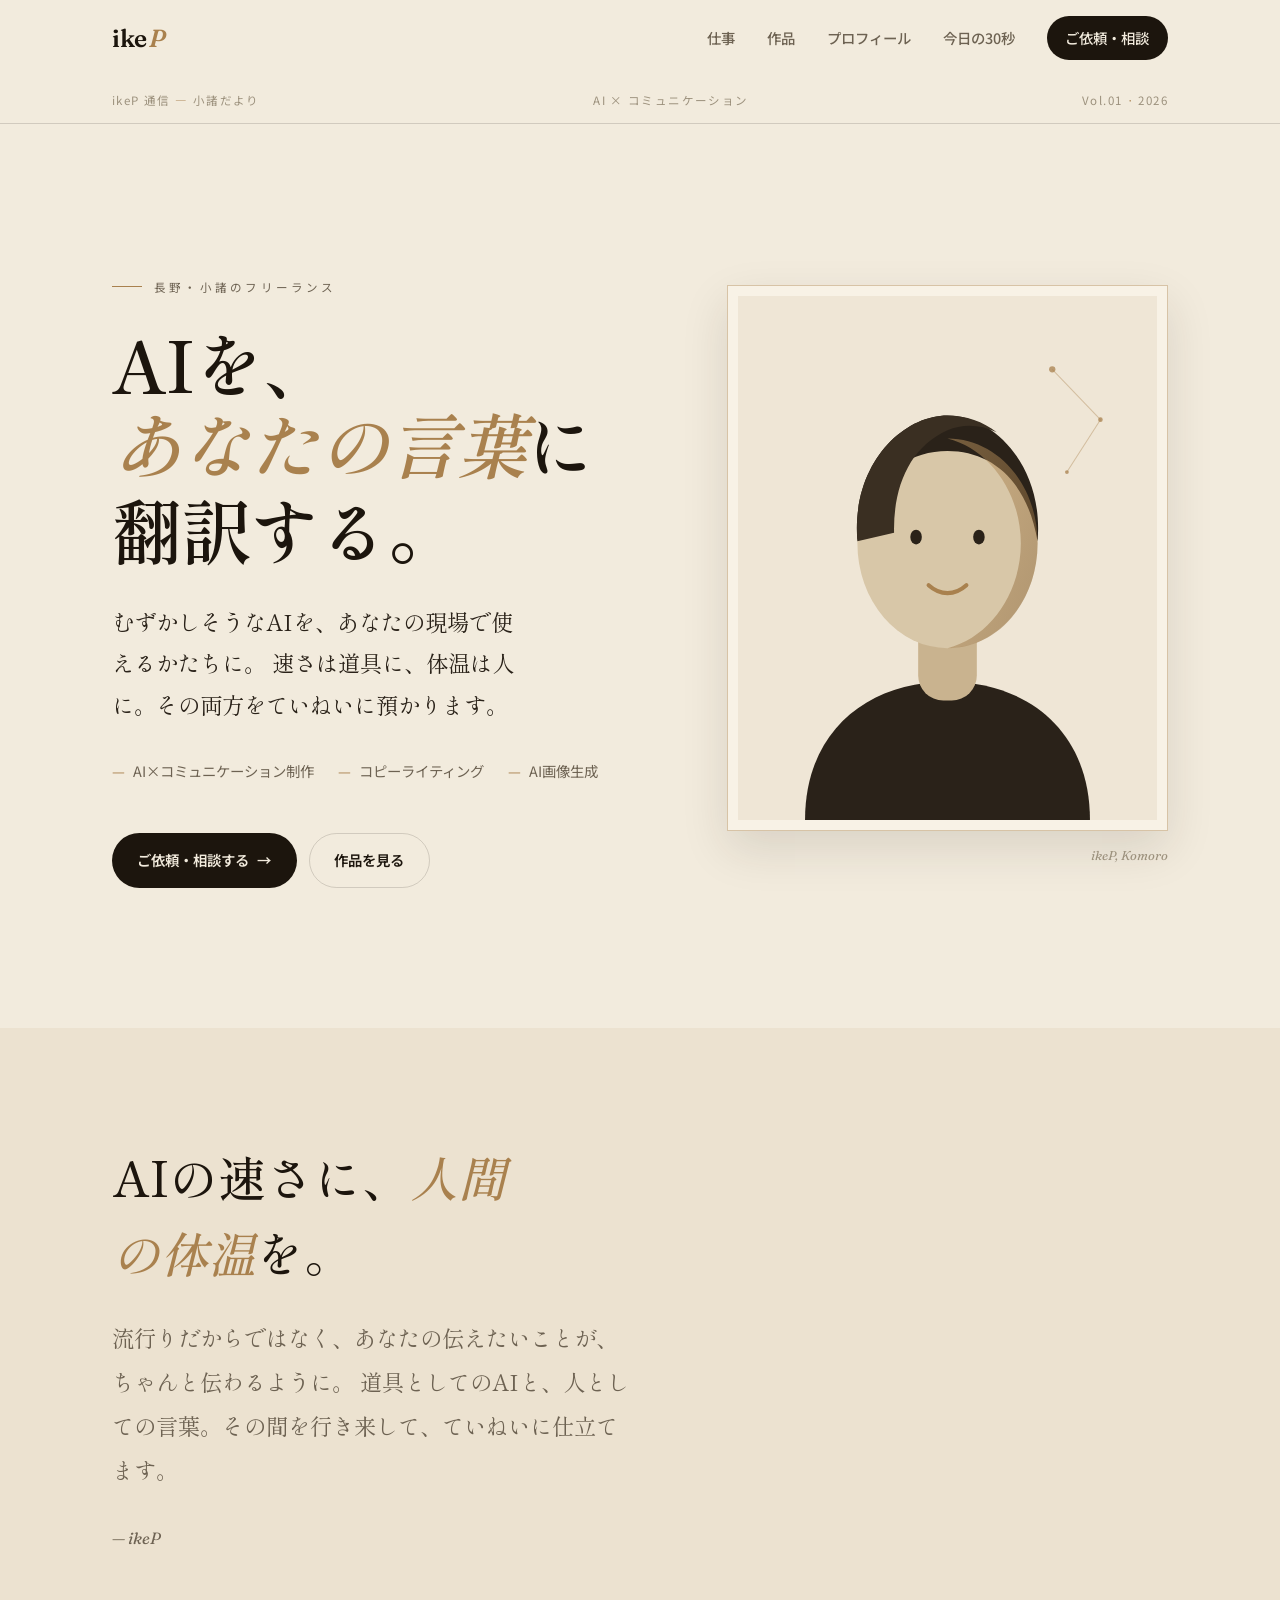
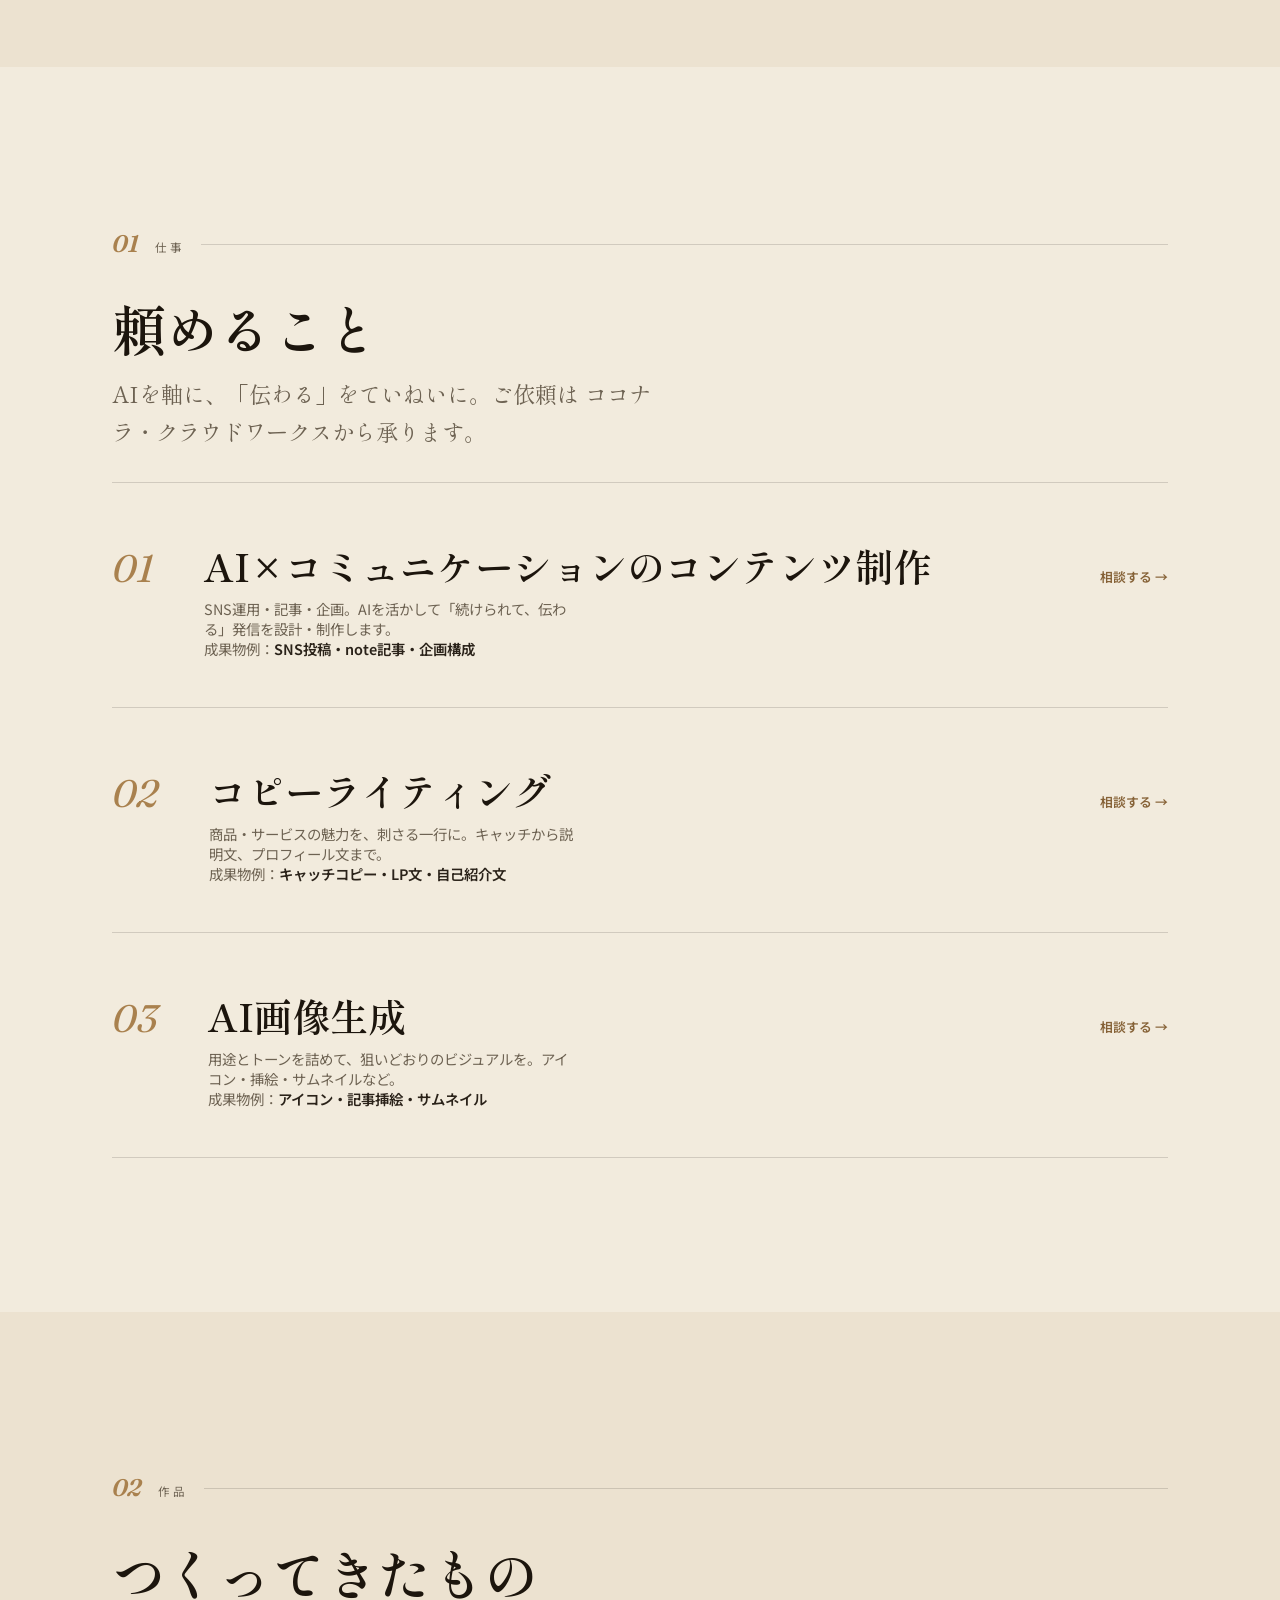
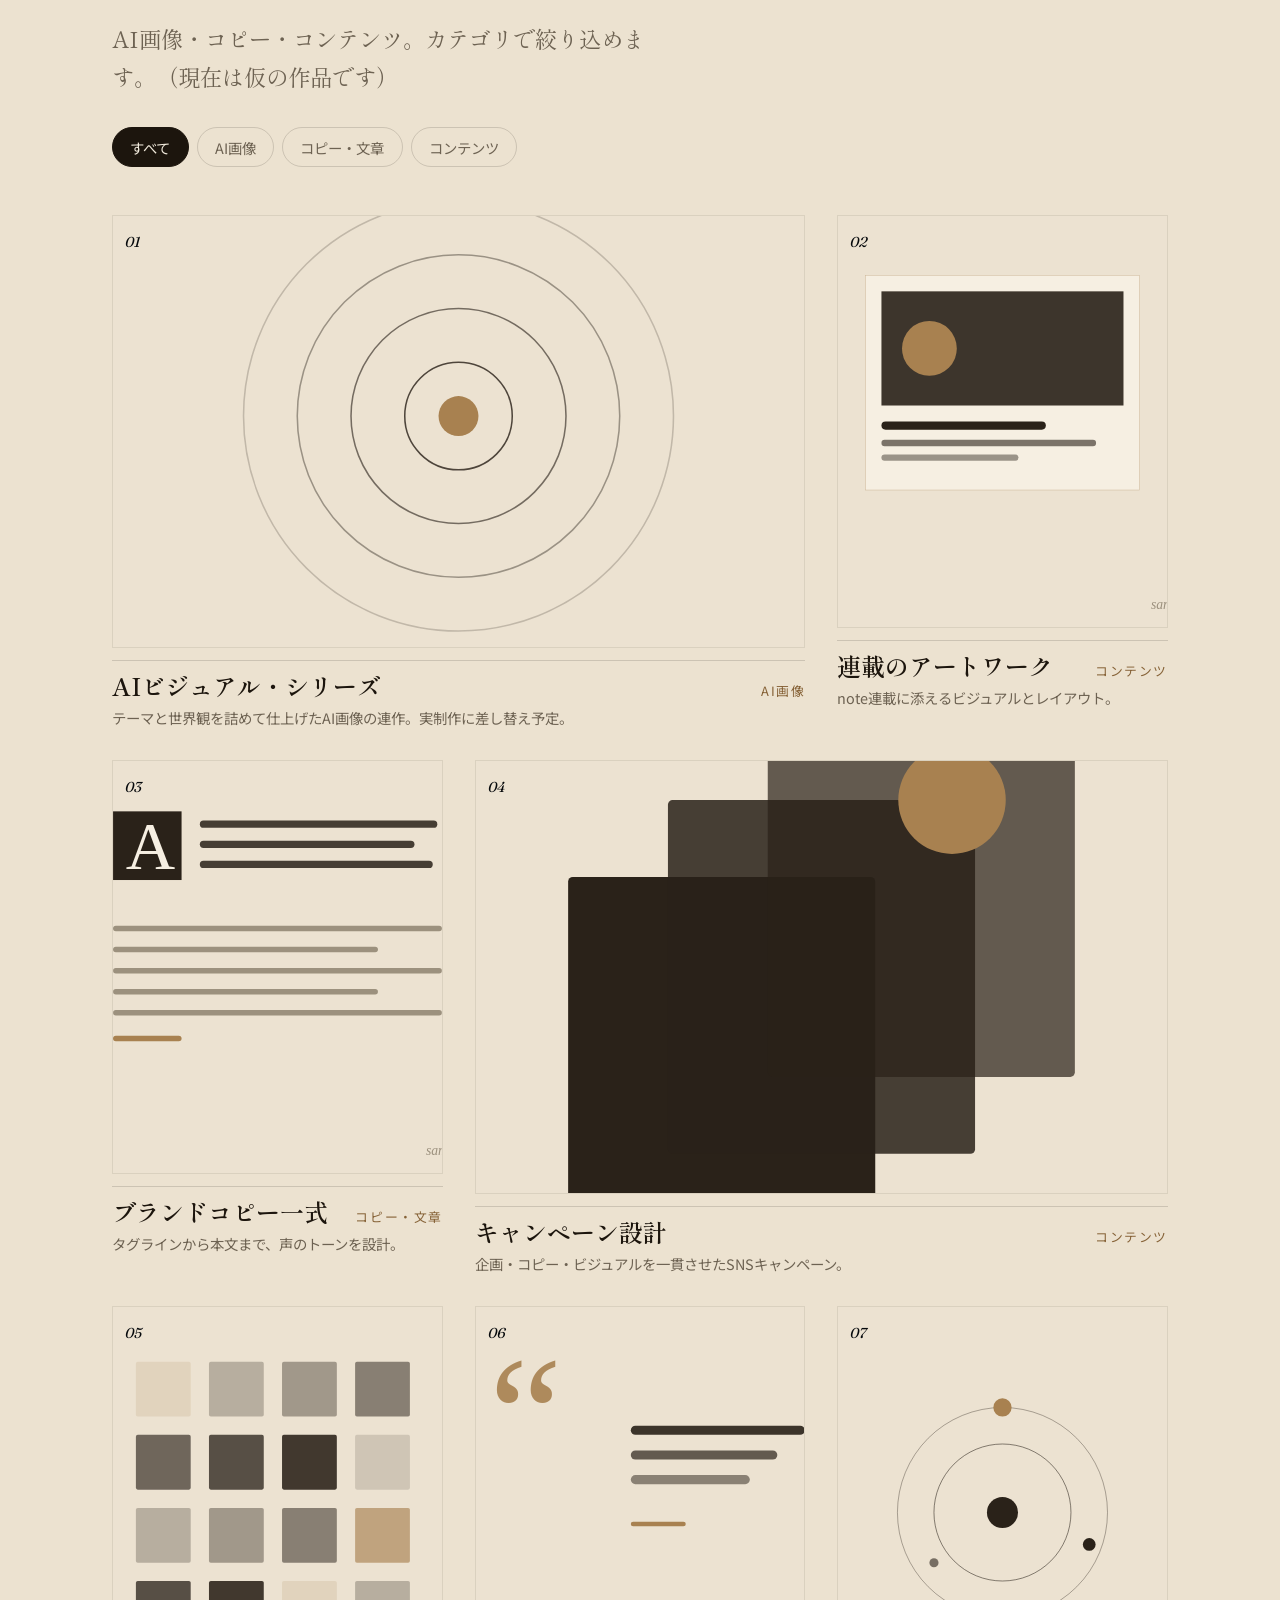
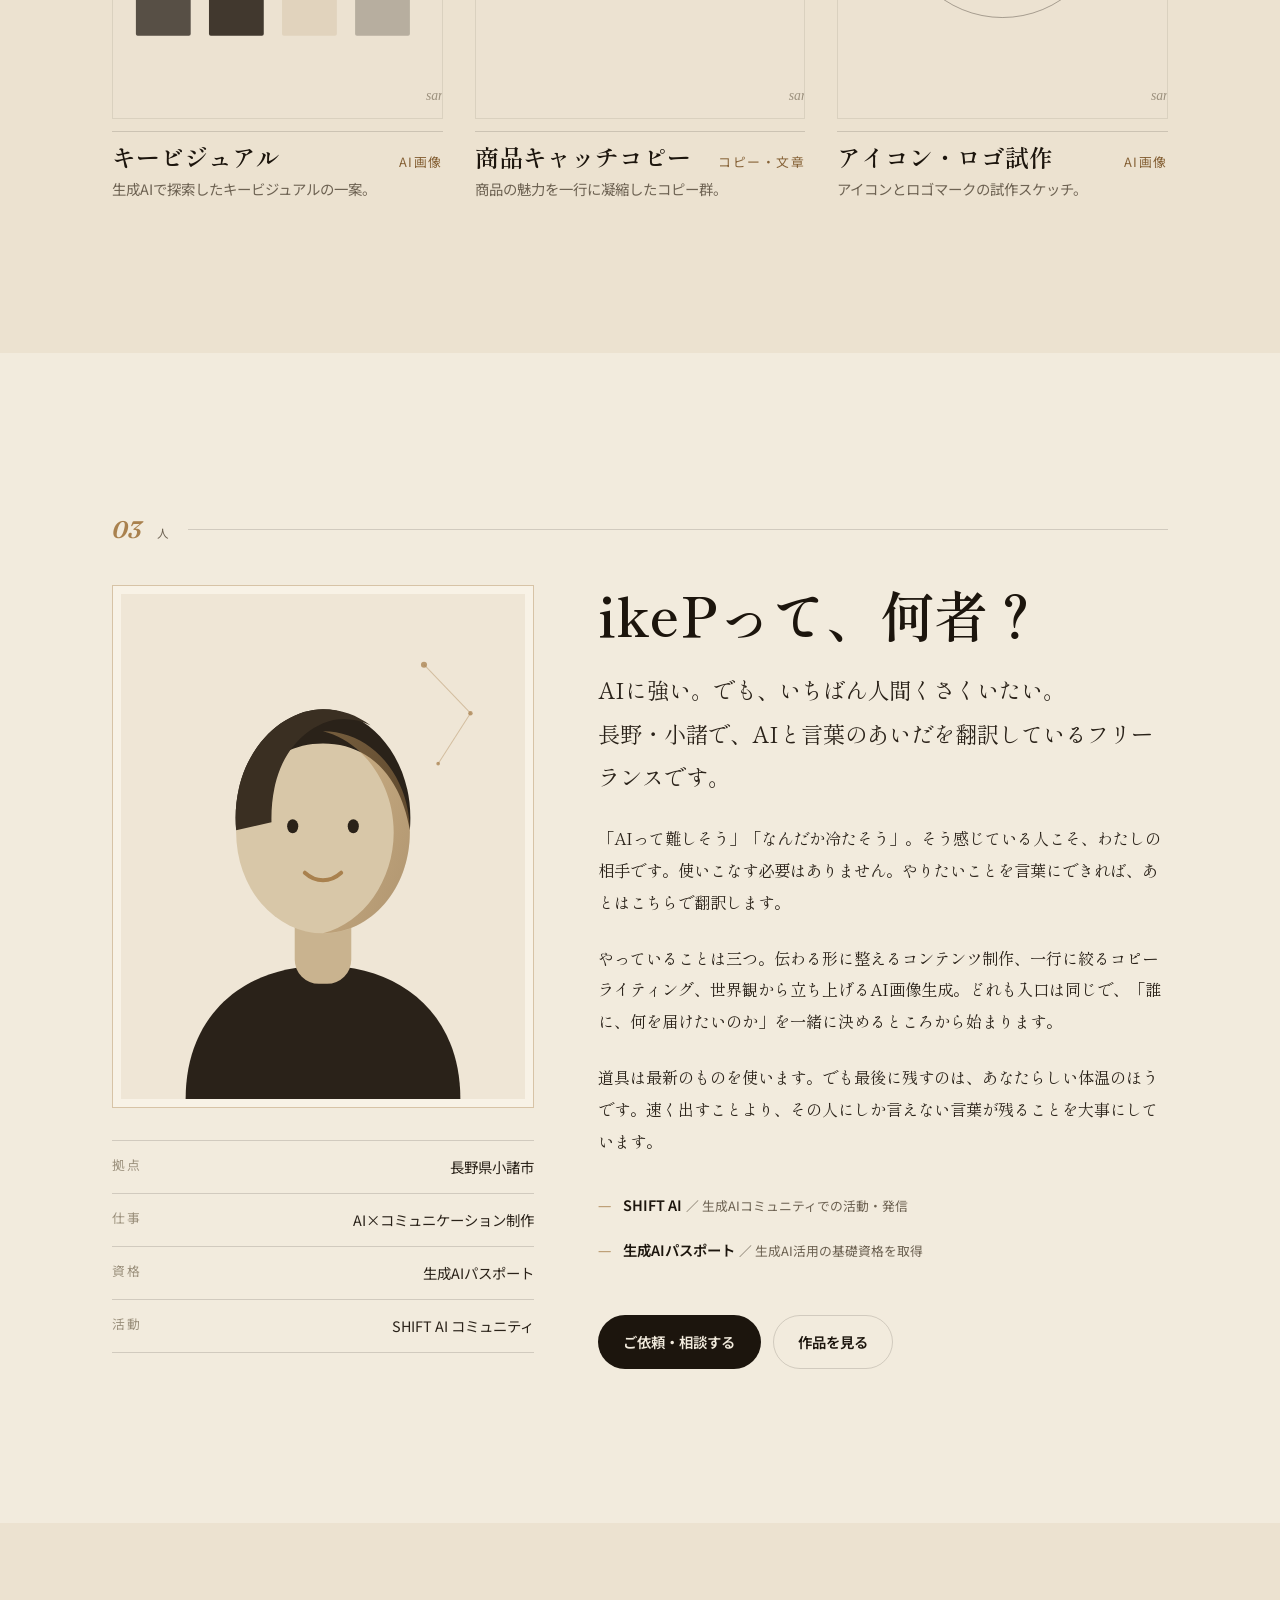
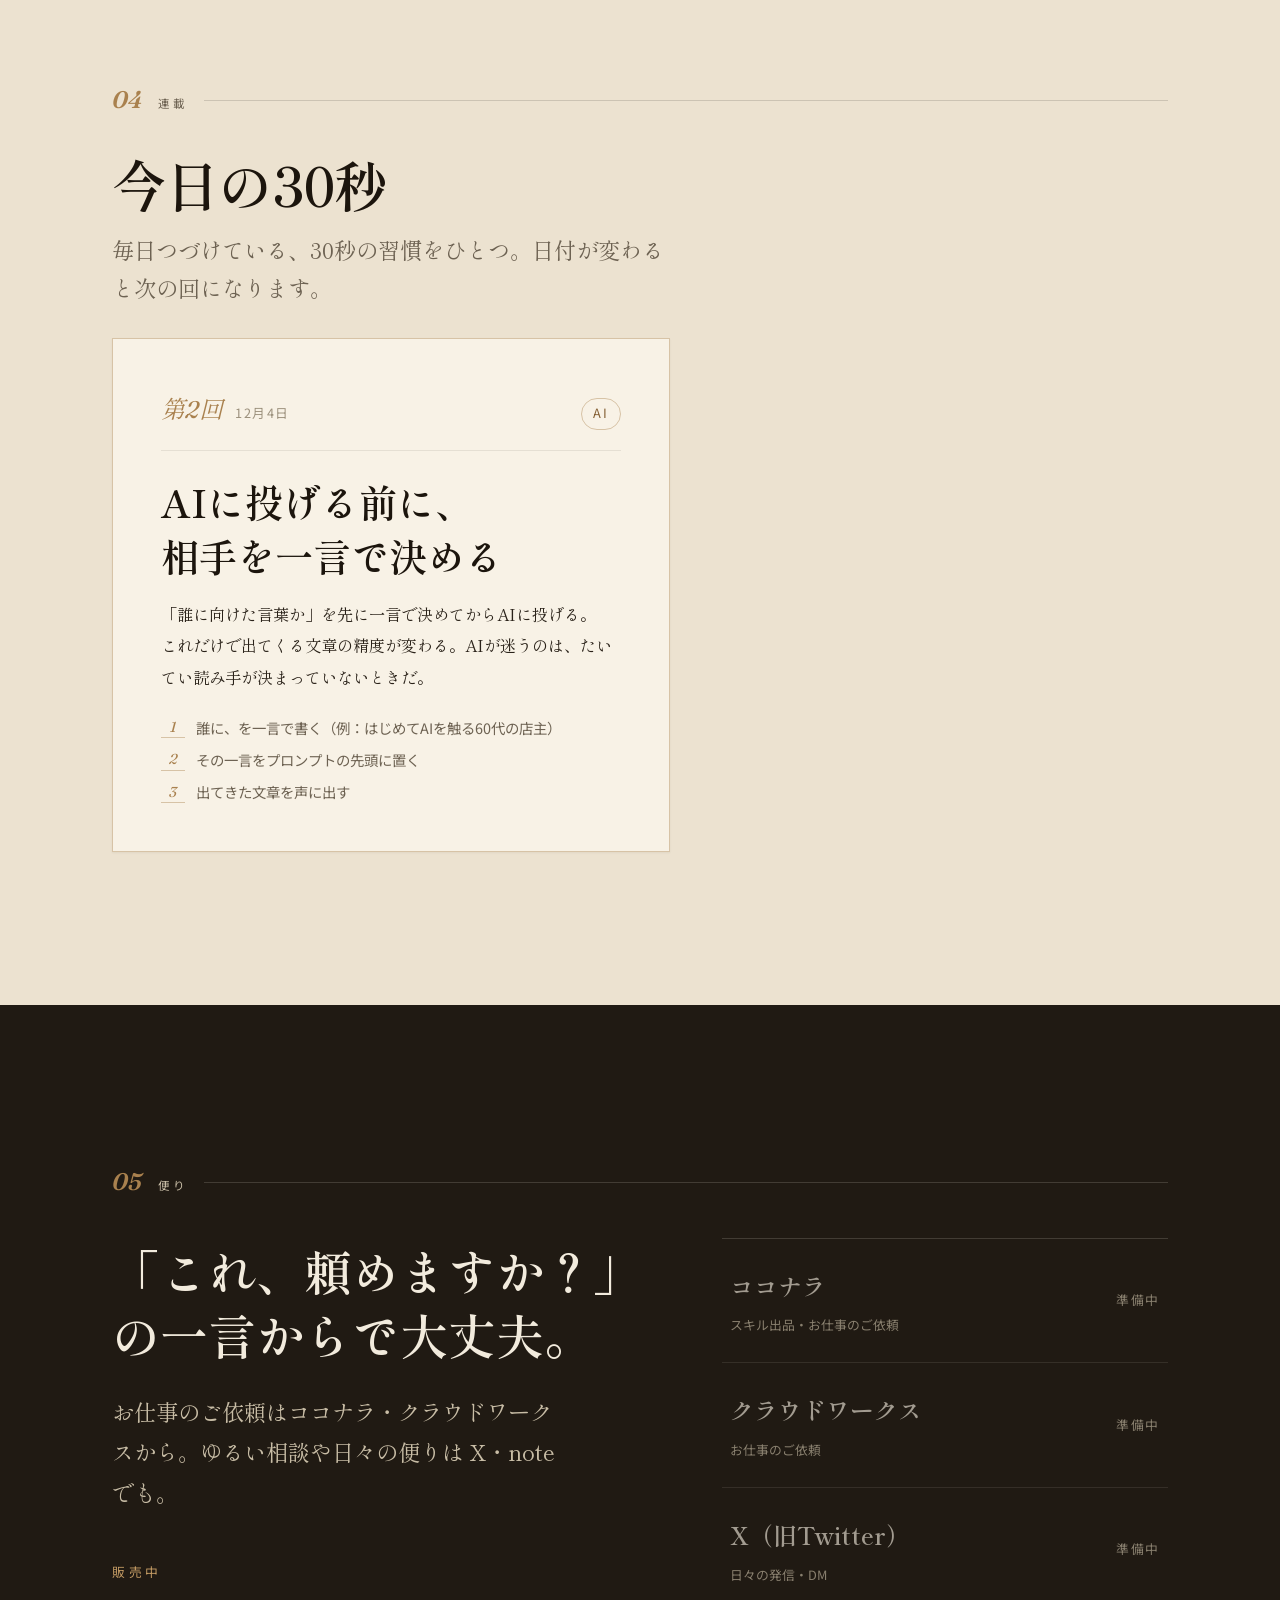
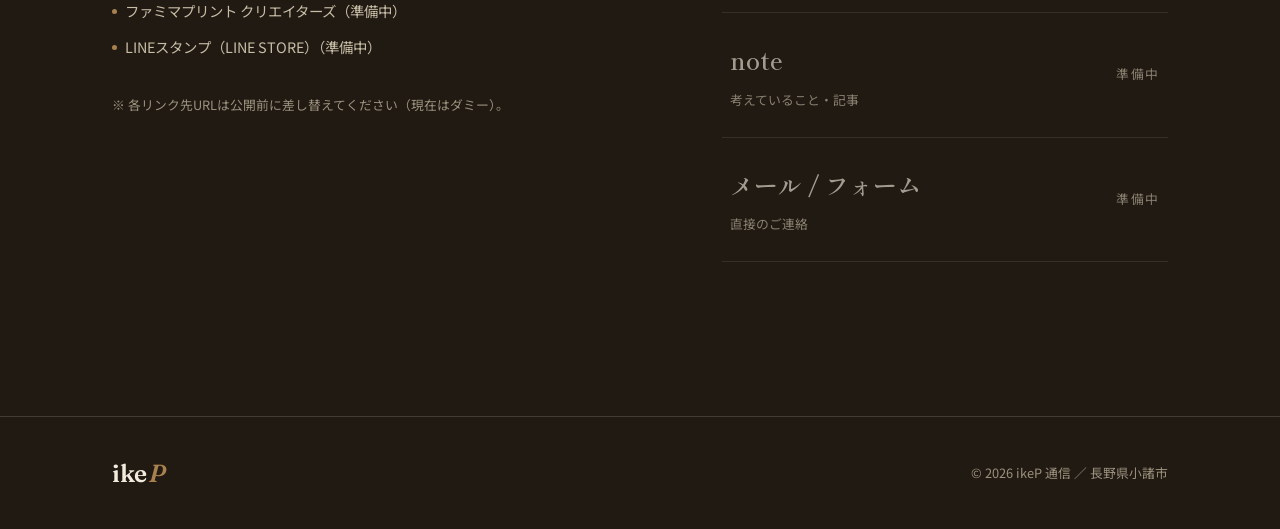
<file: index.html>
<!DOCTYPE html>
<html lang="ja">
<head>
  <meta charset="UTF-8">
  <meta name="viewport" content="width=device-width, initial-scale=1">
  <title>ikeP ｜ AIを、あなたの言葉に翻訳する ｜ 長野・小諸のAI×コミュニケーション</title>
  <meta name="description" content="長野県小諸市のフリーランス ikeP（いけP）。AI×コミュニケーションのコンテンツ制作、コピーライティング、AI画像生成。むずかしそうなAIを、あなたの言葉と体温に翻訳します。">
  <meta name="theme-color" content="#f2ebdd">
  <meta name="color-scheme" content="light">

  <link rel="icon" href="assets/favicon.svg" type="image/svg+xml">
  <link rel="apple-touch-icon" href="assets/favicon.svg">

  <!-- OGP / Twitter -->
  <meta property="og:type" content="website">
  <meta property="og:url" content="https://kotesane22.github.io/ikep/">
  <meta property="og:title" content="ikeP ｜ AIを、あなたの言葉に翻訳する">
  <meta property="og:description" content="長野・小諸のフリーランス。AI×コミュニケーション制作／コピーライティング／AI画像生成。むずかしいAIを、あなたの言葉と体温に。">
  <meta property="og:image" content="https://kotesane22.github.io/ikep/assets/ogp.png">
  <meta property="og:site_name" content="ikeP 通信">
  <meta property="og:locale" content="ja_JP">
  <meta name="twitter:card" content="summary_large_image">
  <meta name="twitter:title" content="ikeP ｜ AIを、あなたの言葉に翻訳する">
  <meta name="twitter:description" content="長野・小諸のフリーランス。AI×コミュニケーション制作／コピー／AI画像生成。">
  <meta name="twitter:image" content="https://kotesane22.github.io/ikep/assets/ogp.png">

  <!-- fonts（Fraunces / しっぽり明朝 / Noto Sans JP）。self-host化する場合はこの1ブロックを差し替え -->
  <link rel="preconnect" href="https://fonts.googleapis.com">
  <link rel="preconnect" href="https://fonts.gstatic.com" crossorigin>
  <link href="https://fonts.googleapis.com/css2?family=Fraunces:ital,opsz,wght@0,9..144,500;0,9..144,600;1,9..144,500;1,9..144,600&family=Shippori+Mincho:wght@500;600;700&family=Noto+Sans+JP:wght@400;500;600;700&display=swap" rel="stylesheet">

  <link rel="stylesheet" href="css/tokens.css">
  <link rel="stylesheet" href="css/style.css">
</head>
<body>
  <a class="skip-link" href="#main">本文へスキップ</a>

  <header class="site-header" data-header>
    <div class="wrap">
      <nav class="nav" data-nav data-open="false" aria-label="メインナビゲーション">
        <a class="brand" href="#top">ike<span class="k">P</span></a>
        <button class="nav__toggle" type="button" data-nav-toggle aria-label="メニュー" aria-expanded="false"><span></span></button>
        <div class="nav__links">
          <a href="#services">仕事</a>
          <a href="#works">作品</a>
          <a href="#profile">プロフィール</a>
          <a href="#habit">今日の30秒</a>
          <a href="#contact" class="is-cta">ご依頼・相談</a>
        </div>
      </nav>
    </div>
  </header>

  <main id="main">

    <!-- ============ 表紙（HERO）============ -->
    <div class="masthead">
      <div class="wrap masthead__row">
        <span>ikeP 通信 <span class="em">—</span> 小諸だより</span>
        <span>AI × コミュニケーション</span>
        <span>Vol.01 <span class="em">·</span> 2026</span>
      </div>
    </div>

    <section class="hero" id="top" aria-labelledby="hero-title">
      <div class="wrap hero__grid">
        <div class="hero__copy">
          <span class="hero__eyebrow">長野・小諸のフリーランス</span>
          <h1 id="hero-title">AIを、<br><span class="brass">あなたの言葉</span>に<br>翻訳する。</h1>
          <p class="hero__lead">
            むずかしそうなAIを、あなたの現場で使えるかたちに。
            速さは道具に、体温は人に。その両方をていねいに預かります。
          </p>
          <div class="hero__pillars">
            <span>AI×コミュニケーション制作</span>
            <span>コピーライティング</span>
            <span>AI画像生成</span>
          </div>
          <div class="hero__cta">
            <a class="btn btn--primary" href="#contact">ご依頼・相談する <span class="btn__arrow" aria-hidden="true">&rarr;</span></a>
            <a class="btn btn--ghost" href="#works">作品を見る</a>
          </div>
        </div>
        <div class="plate reveal">
          <div class="plate__frame">
            <img class="plate__img" src="assets/portrait.svg" alt="ikeP のポートレート" width="400" height="500">
          </div>
          <p class="plate__cap">ikeP, Komoro</p>
        </div>
      </div>
    </section>

    <!-- ============ 序（STATEMENT）============ -->
    <section class="section--alt" aria-label="序">
      <div class="wrap statement__inner">
        <p class="statement__big">AIの速さに、<span class="brass">人間の体温</span>を。</p>
        <p class="statement__text">
          流行りだからではなく、あなたの伝えたいことが、ちゃんと伝わるように。
          道具としてのAIと、人としての言葉。その間を行き来して、ていねいに仕立てます。
        </p>
        <p class="statement__sig">— ikeP</p>
      </div>
    </section>

    <!-- ============ 仕事（SERVICES）============ -->
    <section class="section" id="services" aria-labelledby="services-h">
      <div class="wrap">
        <div class="chapter"><span class="chapter__no">01</span><span class="chapter__label">仕事</span><span class="chapter__rule"></span></div>
        <div class="lede">
          <h2 id="services-h">頼めること</h2>
          <p>AIを軸に、「伝わる」をていねいに。ご依頼は ココナラ・クラウドワークスから承ります。</p>
        </div>
        <div class="services__list">
          <article class="service reveal">
            <div class="service__no">01</div>
            <div>
              <h3 class="service__title">AI×コミュニケーションのコンテンツ制作</h3>
              <p class="service__meta">SNS運用・記事・企画。AIを活かして「続けられて、伝わる」発信を設計・制作します。<br>成果物例：<b>SNS投稿・note記事・企画構成</b></p>
            </div>
            <div class="service__aside"><a href="#contact">相談する →</a></div>
          </article>
          <article class="service reveal">
            <div class="service__no">02</div>
            <div>
              <h3 class="service__title">コピーライティング</h3>
              <p class="service__meta">商品・サービスの魅力を、刺さる一行に。キャッチから説明文、プロフィール文まで。<br>成果物例：<b>キャッチコピー・LP文・自己紹介文</b></p>
            </div>
            <div class="service__aside"><a href="#contact">相談する →</a></div>
          </article>
          <article class="service reveal">
            <div class="service__no">03</div>
            <div>
              <h3 class="service__title">AI画像生成</h3>
              <p class="service__meta">用途とトーンを詰めて、狙いどおりのビジュアルを。アイコン・挿絵・サムネイルなど。<br>成果物例：<b>アイコン・記事挿絵・サムネイル</b></p>
            </div>
            <div class="service__aside"><a href="#contact">相談する →</a></div>
          </article>
        </div>
      </div>
    </section>

    <!-- ============ 作品集（WORKS）============ -->
    <section class="section section--alt" id="works" aria-labelledby="works-h">
      <div class="wrap">
        <div class="chapter"><span class="chapter__no">02</span><span class="chapter__label">作品</span><span class="chapter__rule"></span></div>
        <div class="works__head">
          <div class="lede">
            <h2 id="works-h">つくってきたもの</h2>
            <p>AI画像・コピー・コンテンツ。カテゴリで絞り込めます。（現在は仮の作品です）</p>
          </div>
        </div>
        <div data-works data-works-filters="true"></div>
      </div>
    </section>

    <!-- ============ 人（PROFILE）============ -->
    <section class="section" id="profile" aria-labelledby="profile-h">
      <div class="wrap">
        <div class="chapter"><span class="chapter__no">03</span><span class="chapter__label">人</span><span class="chapter__rule"></span></div>
        <div class="profile__grid">
          <aside class="reveal">
            <div class="profile__plate">
              <img src="assets/portrait.svg" alt="ikeP のポートレート" width="400" height="500">
            </div>
            <!-- 内容は data/profile.json（facts） -->
            <ul class="profile__facts" data-profile-facts></ul>
          </aside>
          <div class="profile__body reveal">
            <h2 id="profile-h">ikePって、何者？</h2>
            <!-- 内容は data/profile.json（lead / body / note / creds） -->
            <div data-profile-body></div>
            <div style="margin-top:var(--sp-7); display:flex; gap:var(--sp-3); flex-wrap:wrap;">
              <a class="btn btn--primary" href="#contact">ご依頼・相談する</a>
              <a class="btn btn--ghost" href="#works">作品を見る</a>
            </div>
          </div>
        </div>
      </div>
    </section>

    <!-- ============ 今日の30秒（HABIT・連載）============ -->
    <section class="section section--alt" id="habit" aria-labelledby="habit-h">
      <div class="wrap">
        <div class="chapter"><span class="chapter__no">04</span><span class="chapter__label">連載</span><span class="chapter__rule"></span></div>
        <div class="lede">
          <h2 id="habit-h">今日の30秒</h2>
          <p>毎日つづけている、30秒の習慣をひとつ。日付が変わると次の回になります。</p>
        </div>
        <!-- 内容は data/habits.json（日付で自動的に1件選ばれる） -->
        <div class="habit__mount reveal" data-habit></div>
      </div>
    </section>

    <!-- ============ 便り（CONTACT）============ -->
    <section class="section contact" id="contact" aria-labelledby="contact-h">
      <div class="wrap">
        <div class="chapter"><span class="chapter__no">05</span><span class="chapter__label">便り</span><span class="chapter__rule"></span></div>
        <div class="contact__grid">
          <div>
            <h2 id="contact-h">「これ、頼めますか？」<br>の一言からで大丈夫。</h2>
            <p class="contact__lead">
              お仕事のご依頼はココナラ・クラウドワークスから。ゆるい相談や日々の便りは X・note でも。
            </p>
            <div class="selllist">
              <div class="selllist__k">販売中</div>
              <div class="selllist__items" data-shop></div>
            </div>
            <p style="margin-top:var(--sp-6); font-size:var(--fs-cap); color:var(--c-ink-faint);">
              ※ 各リンク先URLは公開前に差し替えてください（現在はダミー）。
            </p>
          </div>
          <!-- 内容は data/contact.json -->
          <div class="contact__channels" data-contact></div>
        </div>
      </div>
    </section>

  </main>

  <footer class="site-footer">
    <div class="wrap site-footer__grid">
      <a class="brand" href="#top">ike<span class="k">P</span></a>
      <small>&copy; <span data-year>2026</span> ikeP 通信 ／ 長野県小諸市</small>
    </div>
  </footer>

  <script src="js/main.js" defer></script>
  <script src="js/works.js" defer></script>
  <script src="js/shop.js" defer></script>
  <script src="js/profile.js" defer></script>
  <script src="js/contact.js" defer></script>
  <script src="js/habit.js" defer></script>
</body>
</html>
</file>
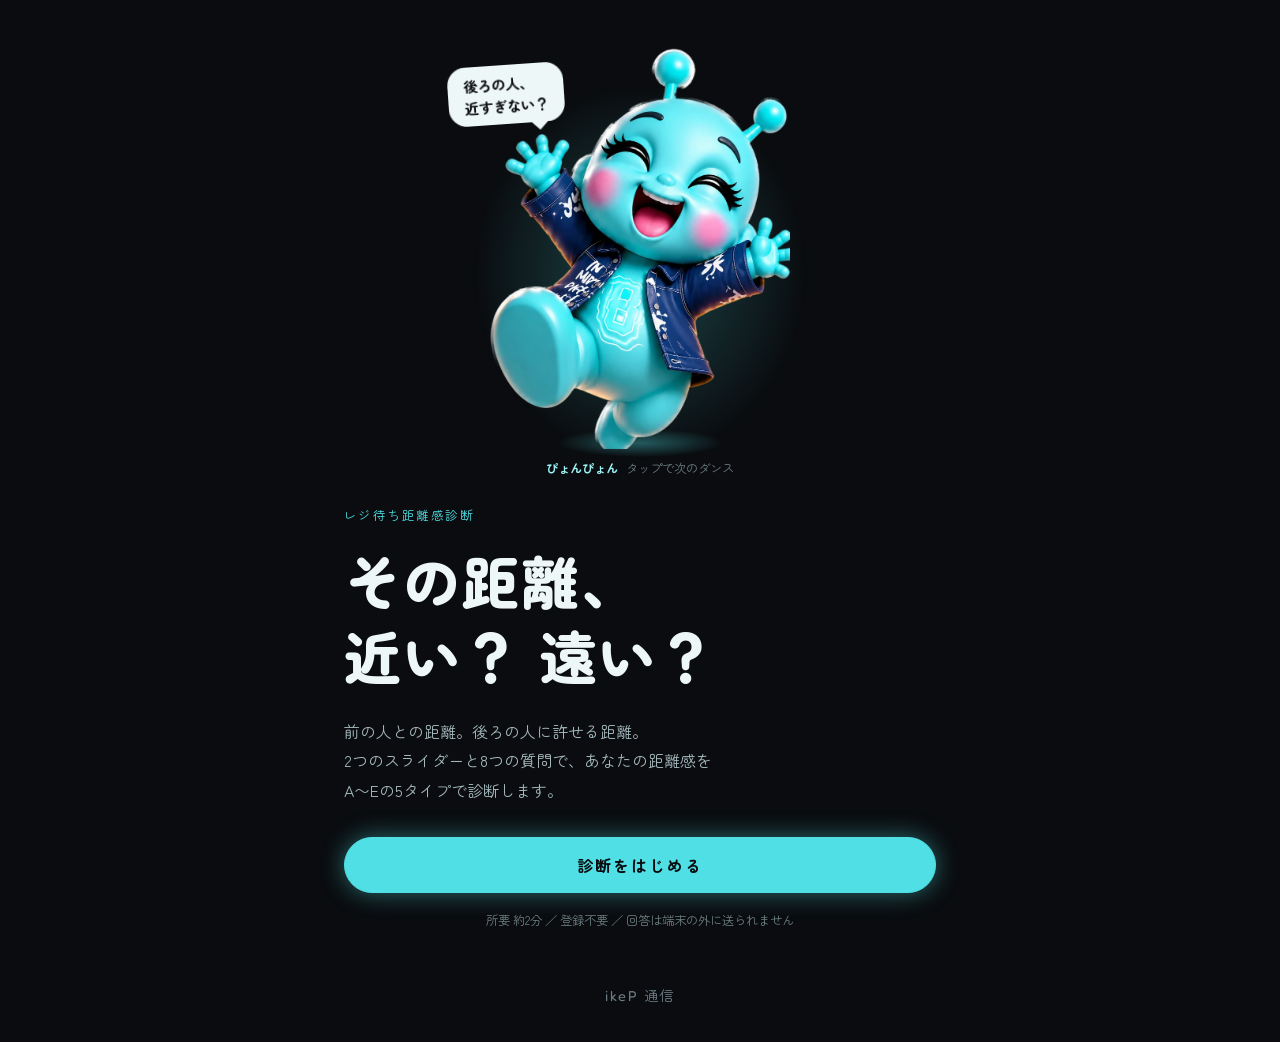
<file: distance/index.html>
<!DOCTYPE html>
<html lang="ja">
<head>
  <meta charset="UTF-8">
  <meta name="viewport" content="width=device-width, initial-scale=1">
  <title>レジ待ち距離感診断 ｜ あなたと後ろの人の、ちょうどいい距離</title>
  <meta name="description" content="レジ待ちで前の人とどれくらい離れて立つ？後ろの人にどこまで許せる？2つのスライダーと8つの質問で、あなたの距離感をA〜Eの5タイプで診断。友だちと結果を比べられます。">
  <meta name="theme-color" content="#0d0c0a">
  <meta name="color-scheme" content="dark">

  <link rel="icon" href="assets/favicon.svg" type="image/svg+xml">
  <link rel="apple-touch-icon" href="assets/favicon.svg">

  <meta property="og:type" content="website">
  <meta property="og:url" content="https://kotesane22.github.io/ikep/distance/">
  <meta property="og:title" content="レジ待ち距離感診断">
  <meta property="og:description" content="前の人との距離、後ろの人に許せる距離。あなたの距離感を5タイプで診断。">
  <meta property="og:image" content="https://kotesane22.github.io/ikep/distance/assets/ogp.png">
  <meta property="og:site_name" content="ikeP 通信">
  <meta property="og:locale" content="ja_JP">
  <meta name="twitter:card" content="summary_large_image">
  <meta name="twitter:title" content="レジ待ち距離感診断">
  <meta name="twitter:description" content="前の人との距離、後ろの人に許せる距離。あなたの距離感を5タイプで診断。">
  <meta name="twitter:image" content="https://kotesane22.github.io/ikep/distance/assets/ogp.png">

  <link rel="preconnect" href="https://fonts.googleapis.com">
  <link rel="preconnect" href="https://fonts.gstatic.com" crossorigin>
  <link href="https://fonts.googleapis.com/css2?family=Zen+Maru+Gothic:wght@500;700;900&family=Fredoka:wght@500;600;700&display=swap" rel="stylesheet">

  <link rel="stylesheet" href="css/tokens.css">
  <link rel="stylesheet" href="css/style.css">
</head>
<body>
  <div class="progress" data-progress hidden><span></span></div>

  <main class="wrap" id="main">

    <!-- ===== イントロ ===== -->
    <section class="screen" data-screen="intro">
      <figure class="ikepy-hero">
        <p class="bubble">後ろの人、<br>近すぎない？</p>
        <button class="stage" type="button" data-stage aria-label="イケピーをタップして次のダンス">
          <span class="floor-shadow" aria-hidden="true"></span>
          <span class="dancer" data-dance="hop"><img src="assets/ikepy.webp" alt="踊るティール色のキャラクター、イケピー" width="760" height="1015"></span>
        </button>
        <figcaption class="dance-chip" aria-live="polite"><b data-dance-name>ぴょんぴょん</b>タップで次のダンス</figcaption>
      </figure>
      <p class="label">レジ待ち距離感診断</p>
      <h1 class="hero">その距離、<br>近い？ 遠い？</h1>
      <p class="lead">前の人との距離。後ろの人に許せる距離。<br>2つのスライダーと8つの質問で、あなたの距離感を<br class="pc">A〜Eの5タイプで診断します。</p>

      <div class="friend" data-friend hidden>
        <p><strong data-friend-name></strong>さんから診断が届いています。<br>あなたも診断すると、2人の距離感を比べられます。</p>
      </div>

      <button class="btn" type="button" data-go="stand">診断をはじめる</button>
      <p class="meta">所要 約2分 ／ 登録不要 ／ 回答は端末の外に送られません</p>
    </section>

    <!-- ===== スライダー1：前の人との距離 ===== -->
    <section class="screen" data-screen="stand" hidden>
      <p class="step">1 / 10</p>
      <h2 class="q">前の人の後ろに並びます。<br>あなたは、どこに立つ？</h2>
      <div class="guide"><img src="assets/ikepy-head.webp" alt="" width="52" height="52"><p class="say">いつもの自分をイメージして、光っているのがキミ。スライダーで動かしてね。</p></div>
      <figure class="scene-wrap">
        <svg class="scene" data-scene="stand" viewBox="0 0 400 160" role="img" aria-label="前の人とあなたの距離"></svg>
      </figure>
      <div class="readout"><span class="num" data-read="stand">80</span><span class="unit">cm</span><span class="zone" data-zone="stand"></span></div>
      <p class="zone-note" data-zone-note="stand"></p>
      <input class="range" type="range" min="20" max="200" step="5" value="80" data-range="stand" aria-label="前の人との距離（センチメートル）">
      <div class="range-scale"><span>20cm</span><span>1m</span><span>2m</span></div>
      <button class="btn" type="button" data-go="tolerance">次へ</button>
    </section>

    <!-- ===== スライダー2：後ろの人に許せる距離 ===== -->
    <section class="screen" data-screen="tolerance" hidden>
      <p class="step">2 / 10</p>
      <h2 class="q">今度はあなたが会計中。<br>後ろの人、どこまでなら平気？</h2>
      <div class="guide"><img src="assets/ikepy-head.webp" alt="" width="52" height="52"><p class="say">「これ以上近いと落ち着かない」ぎりぎりの位置に合わせてね。</p></div>
      <figure class="scene-wrap">
        <svg class="scene" data-scene="tolerance" viewBox="0 0 400 160" role="img" aria-label="あなたと後ろの人の距離"></svg>
      </figure>
      <div class="readout"><span class="num" data-read="tolerance">80</span><span class="unit">cm</span><span class="zone" data-zone="tolerance"></span></div>
      <p class="zone-note" data-zone-note="tolerance"></p>
      <input class="range" type="range" min="20" max="200" step="5" value="80" data-range="tolerance" aria-label="後ろの人に許せる距離（センチメートル）">
      <div class="range-scale"><span>20cm</span><span>1m</span><span>2m</span></div>
      <button class="btn" type="button" data-go="question">次へ</button>
    </section>

    <!-- ===== 質問 ===== -->
    <section class="screen" data-screen="question" hidden>
      <p class="step" data-q-step></p>
      <h2 class="q" data-q-text></h2>
      <div class="guide"><img src="assets/ikepy-head.webp" alt="" width="52" height="52"><p class="say" data-q-say></p></div>
      <ol class="choices" data-q-choices></ol>
      <button class="back" type="button" data-back>ひとつ戻る</button>
    </section>

    <!-- ===== 結果 ===== -->
    <section class="screen result" data-screen="result" hidden>
      <figure class="ikepy-result" data-ikepy-type>
        <span class="ghost-wrap" aria-hidden="true"><span class="dancer"><img src="assets/ikepy.webp" alt="" width="760" height="1015"></span></span>
        <button class="stage" type="button" data-stage aria-label="イケピーをタップして次のダンス">
          <span class="floor-shadow" aria-hidden="true"></span>
          <span class="dancer"><img src="assets/ikepy.webp" alt="踊るイケピー" width="760" height="1015"></span>
        </button>
        <span class="ring" aria-hidden="true"></span>
        <svg class="feet" viewBox="0 0 120 24" aria-hidden="true"><ellipse cx="38" cy="12" rx="16" ry="7"/><ellipse cx="82" cy="12" rx="16" ry="7"/></svg>
        <figcaption class="dance-chip" aria-live="polite"><b data-dance-name></b>タップで次のダンス</figcaption>
      </figure>
      <p class="label">あなたの距離感タイプ</p>
      <div class="type-head">
        <span class="type-code" data-r="code"></span>
        <div>
          <h1 class="type-name" data-r="name"></h1>
          <p class="type-range" data-r="range"></p>
        </div>
      </div>
      <p class="type-catch" data-r="catch"></p>

      <figure class="scene-wrap">
        <svg class="scene" data-scene="result" viewBox="0 0 400 170" role="img" aria-label="前の人、あなた、後ろの人の距離"></svg>
        <figcaption>前に立つ距離 <b data-r="stand"></b>cm ／ 後ろに許す距離 <b data-r="tolerance"></b>cm</figcaption>
      </figure>

      <div class="scale" aria-label="5タイプの中での位置">
        <div class="scale-bar" data-scale></div>
        <div class="scale-labels"><span>近い</span><span>遠い</span></div>
      </div>

      <dl class="meters">
        <div class="meter"><dt>せっかち度</dt><dd><span class="bar"><i data-meter="u"></i></span><b data-meter-num="u"></b></dd></div>
        <div class="meter"><dt>気配への敏感度</dt><dd><span class="bar"><i data-meter="s"></i></span><b data-meter-num="s"></b></dd></div>
      </dl>

      <div class="block">
        <p data-r="body"></p>
      </div>
      <div class="block">
        <h3>前の人から見たあなた</h3>
        <p data-r="seen"></p>
      </div>
      <div class="block">
        <h3>イケピーからの処方箋</h3>
        <p data-r="tip"></p>
      </div>

      <div class="card gap">
        <p class="card-label">前と後ろのギャップ</p>
        <h3 data-r="gapName"></h3>
        <p data-r="gapBody"></p>
      </div>

      <div class="card compare" data-compare hidden>
        <p class="card-label"><span data-friend-name></span>さんとの距離感</p>
        <div data-compare-body></div>
      </div>

      <div class="share">
        <h3>身近な人の距離感も、聞いてみる</h3>
        <p>リンクを送ると、相手が診断した時に2人の結果を比べられます。</p>
        <label class="field">
          <span>あなたの呼び名（相手の画面に表示）</span>
          <input type="text" maxlength="12" placeholder="例：いけP" data-nick>
        </label>
        <div class="share-btns">
          <button class="btn" type="button" data-share>リンクを送る</button>
          <a class="btn btn-ghost" target="_blank" rel="noopener" data-share-x>Xでシェア</a>
        </div>
        <p class="copied" data-copied hidden>リンクをコピーしました</p>
      </div>

      <section class="why">
        <p class="label">よくある疑問</p>
        <h2>なぜ、あんなに<br>近くまで来るの？</h2>
        <ol class="why-list" data-why></ol>
      </section>

      <section class="all-types">
        <p class="label">5つのタイプ</p>
        <ul data-all-types></ul>
      </section>

      <button class="btn btn-ghost" type="button" data-restart>もう一度診断する</button>

      <p class="disclaimer">この診断は、E・T・ホールの距離帯（プロクセミクス）やタイプA行動パターンなど、心理学の考え方をヒントにした遊びのための診断です。医学的・心理学的な検査ではありません。</p>
    </section>

  </main>

  <footer class="foot wrap">
    <a href="../">ikeP 通信</a>
  </footer>

  <script src="js/data.js"></script>
  <script src="js/app.js"></script>
</body>
</html>
</file>
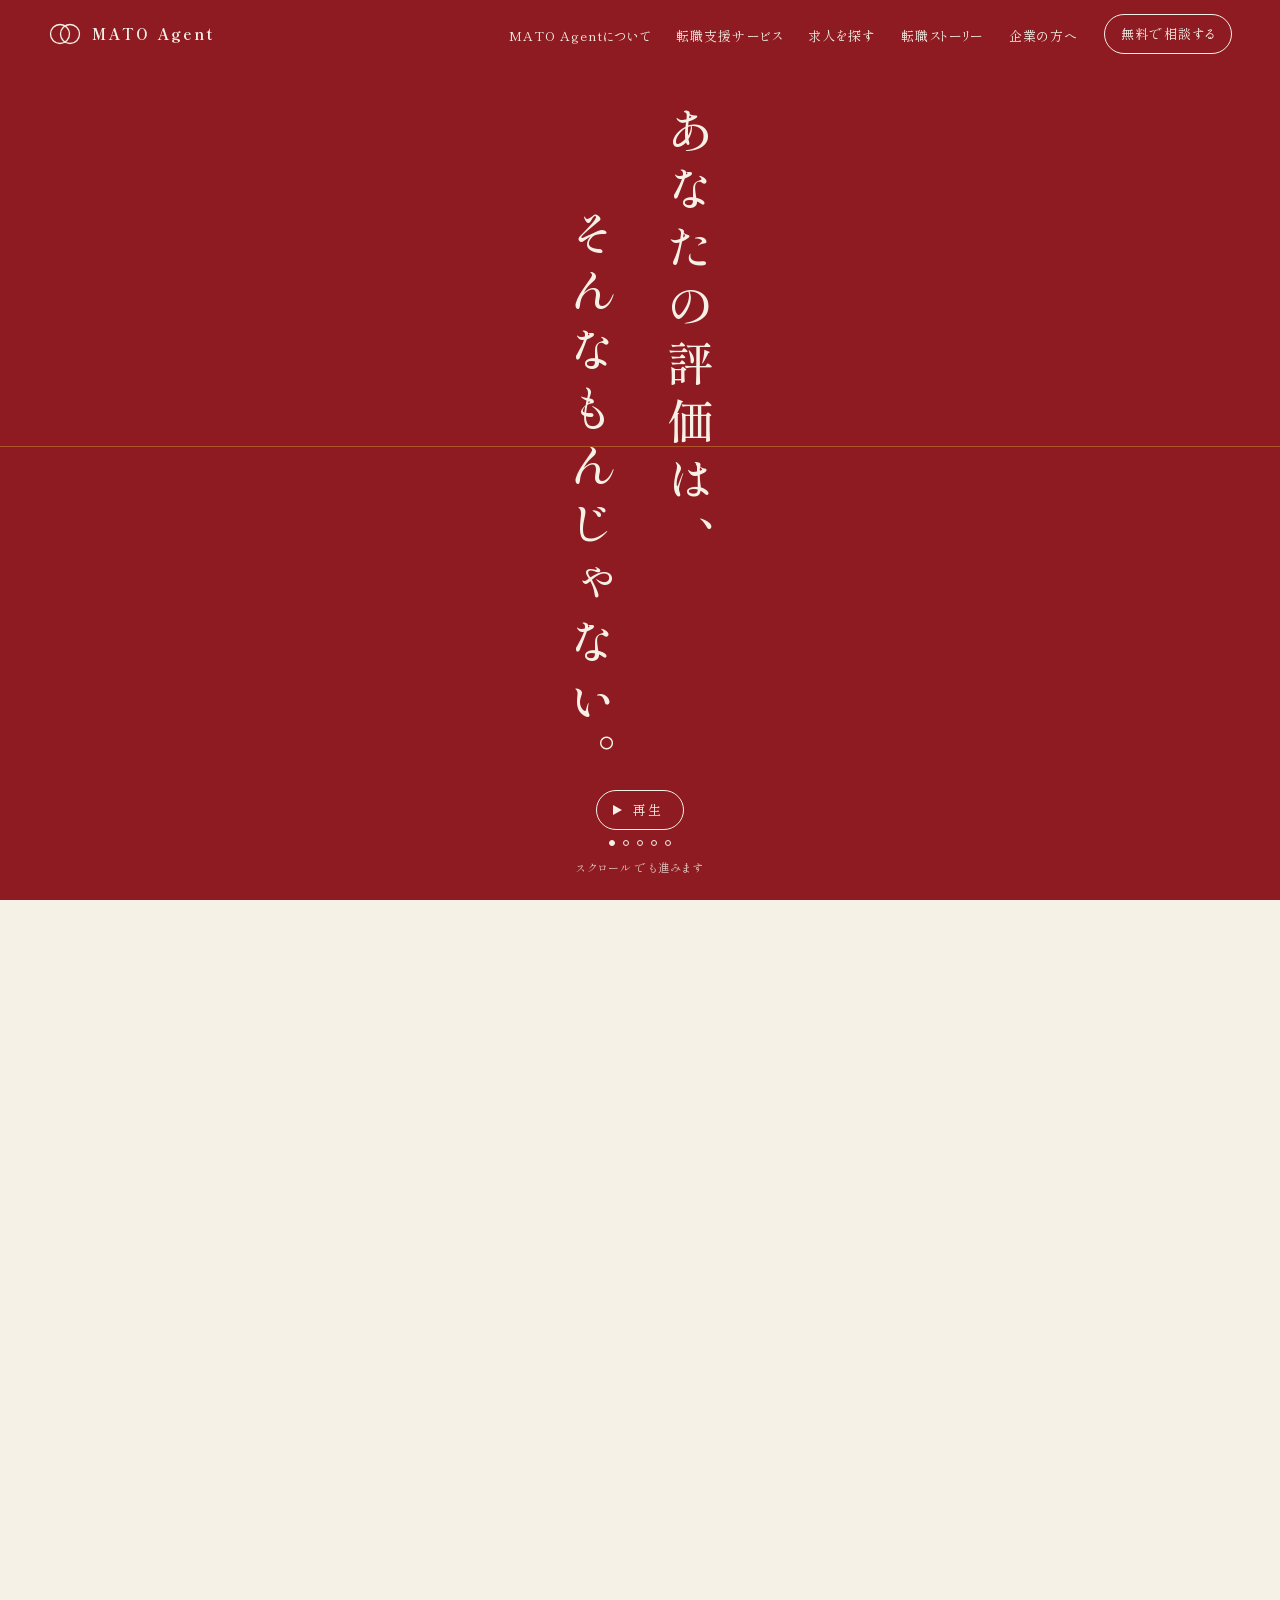
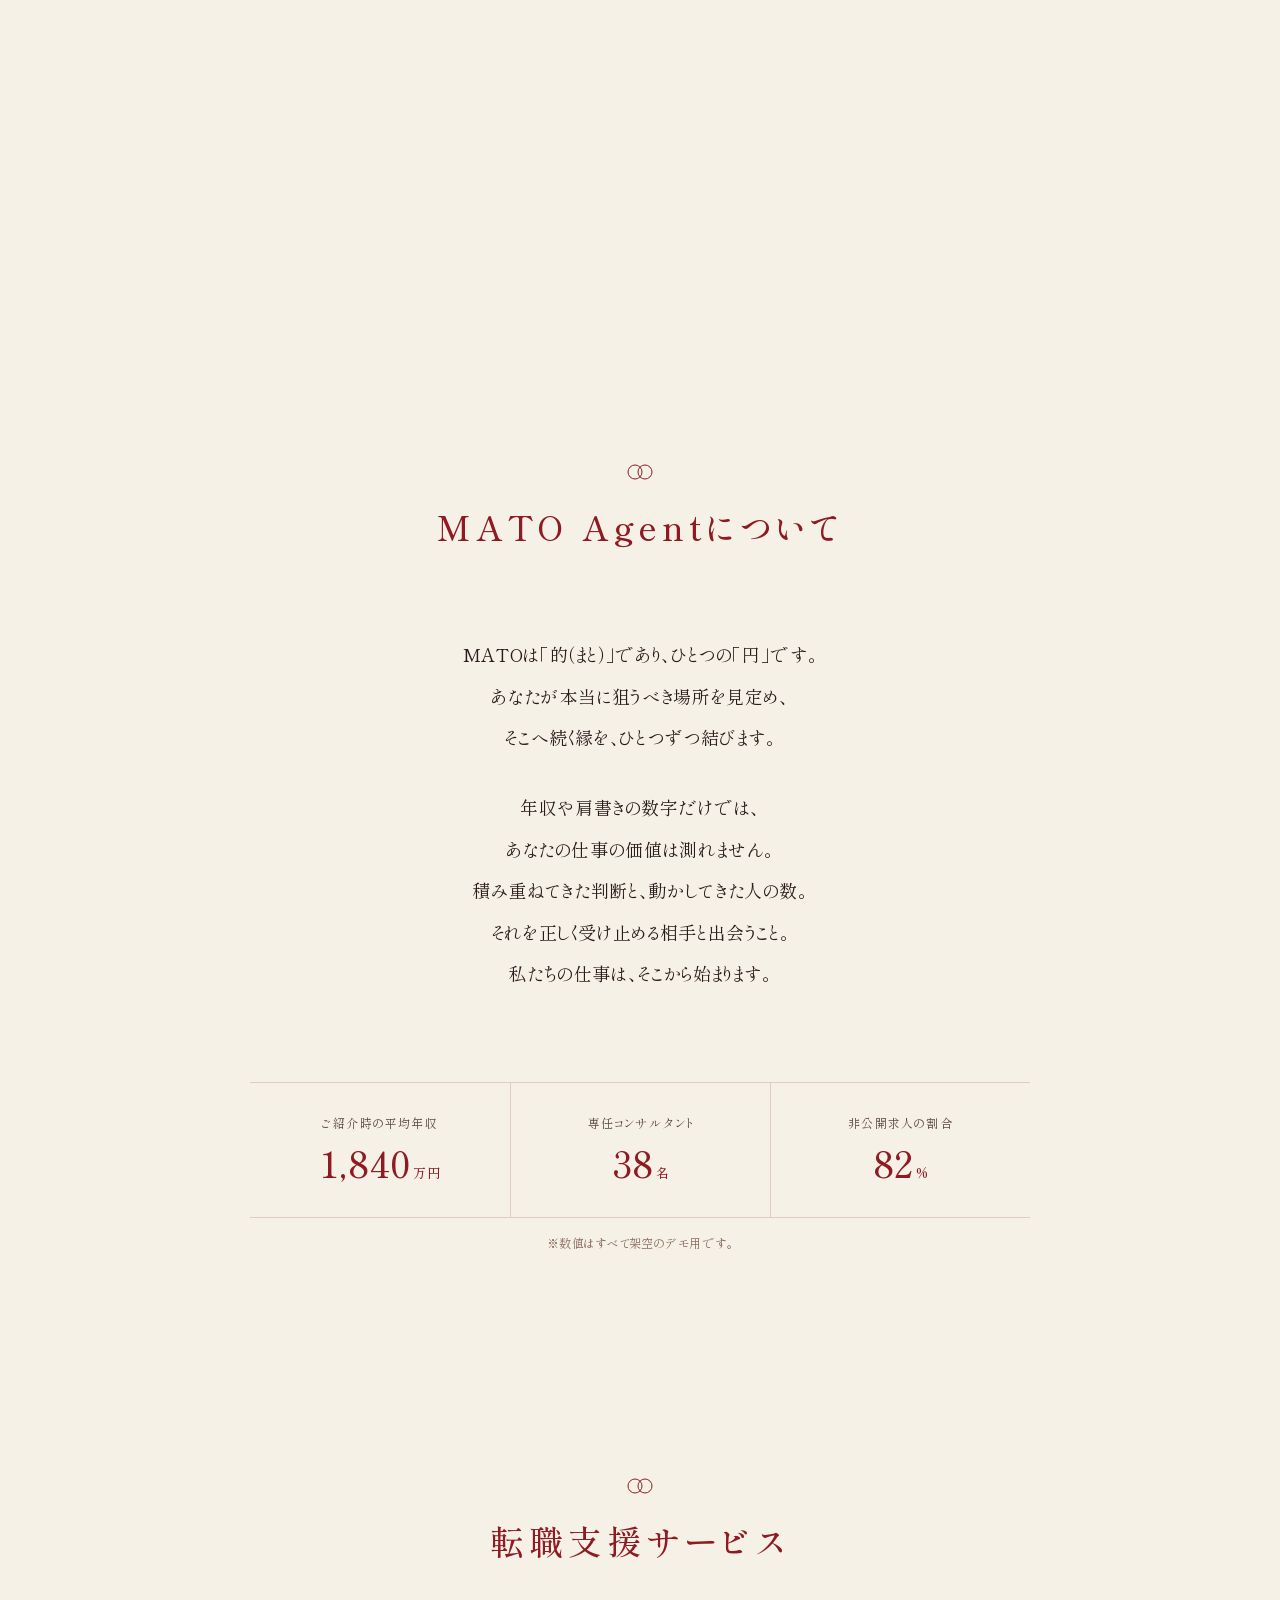
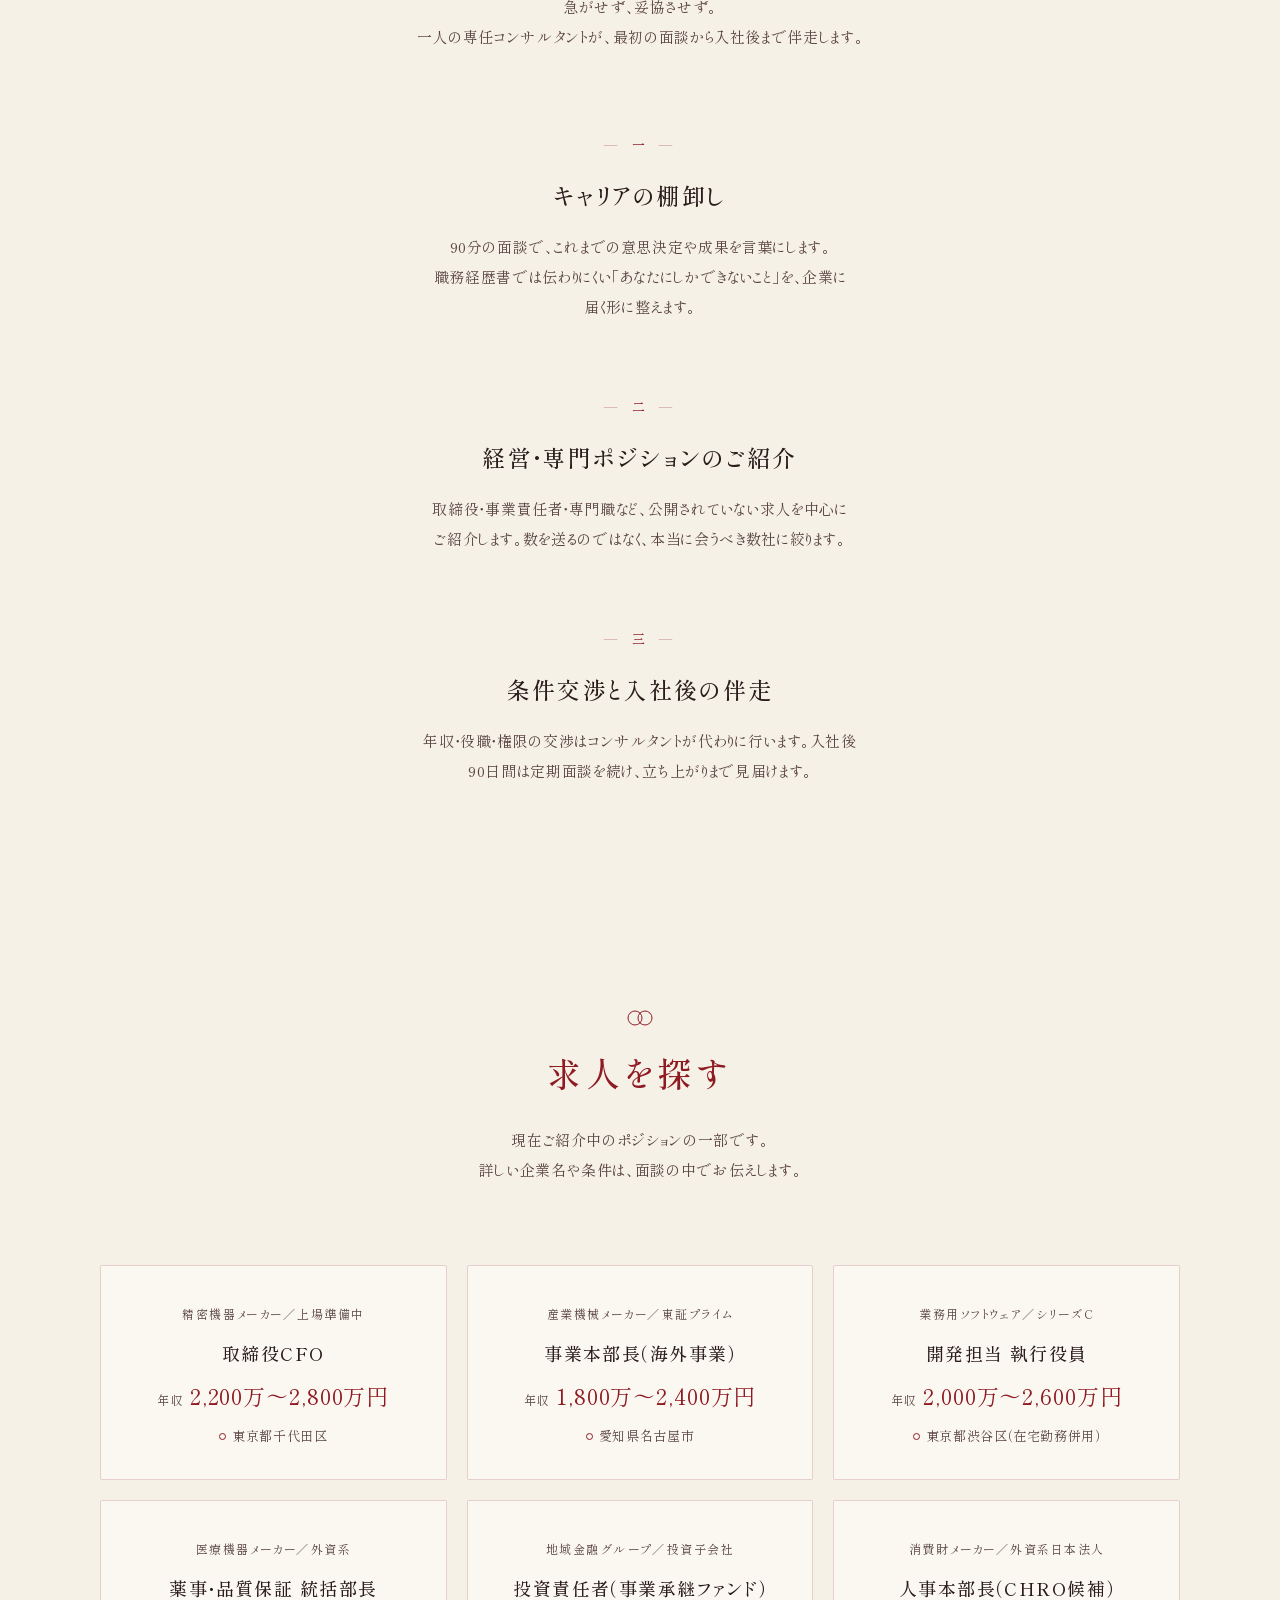
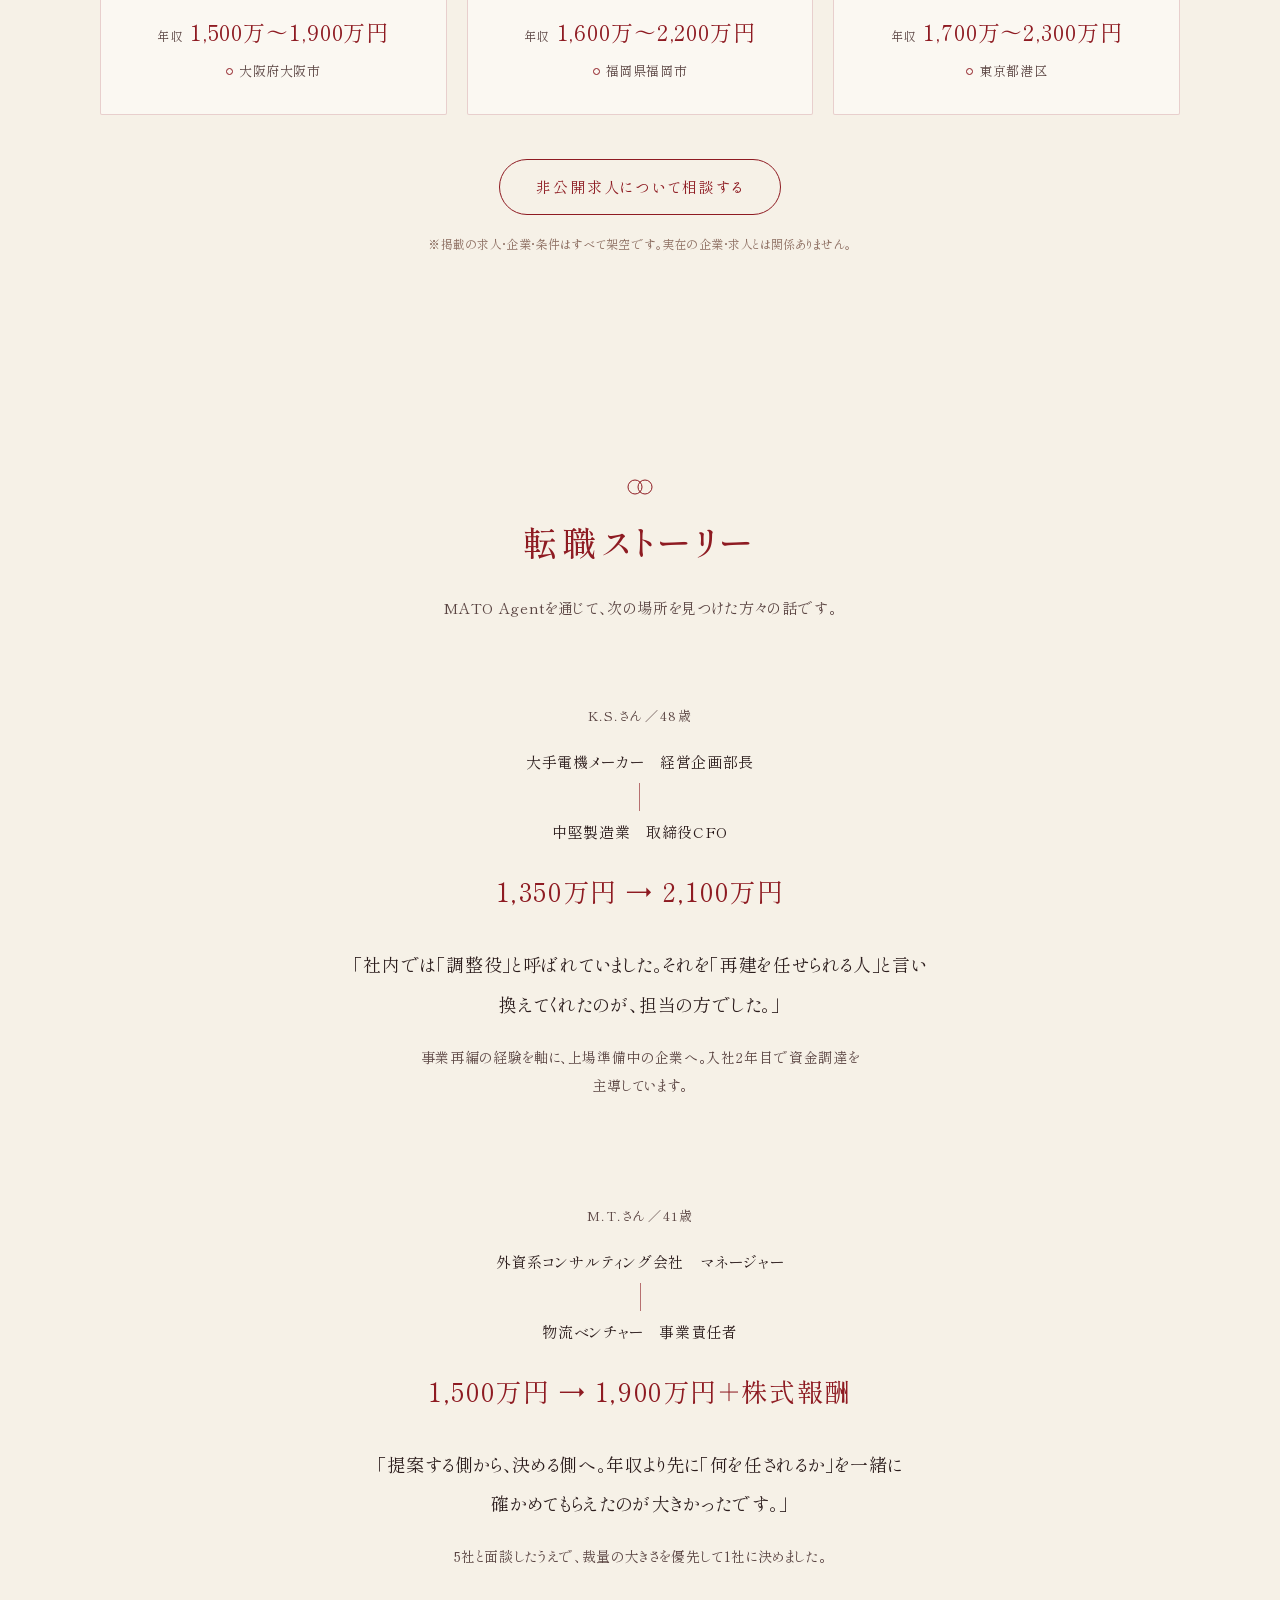
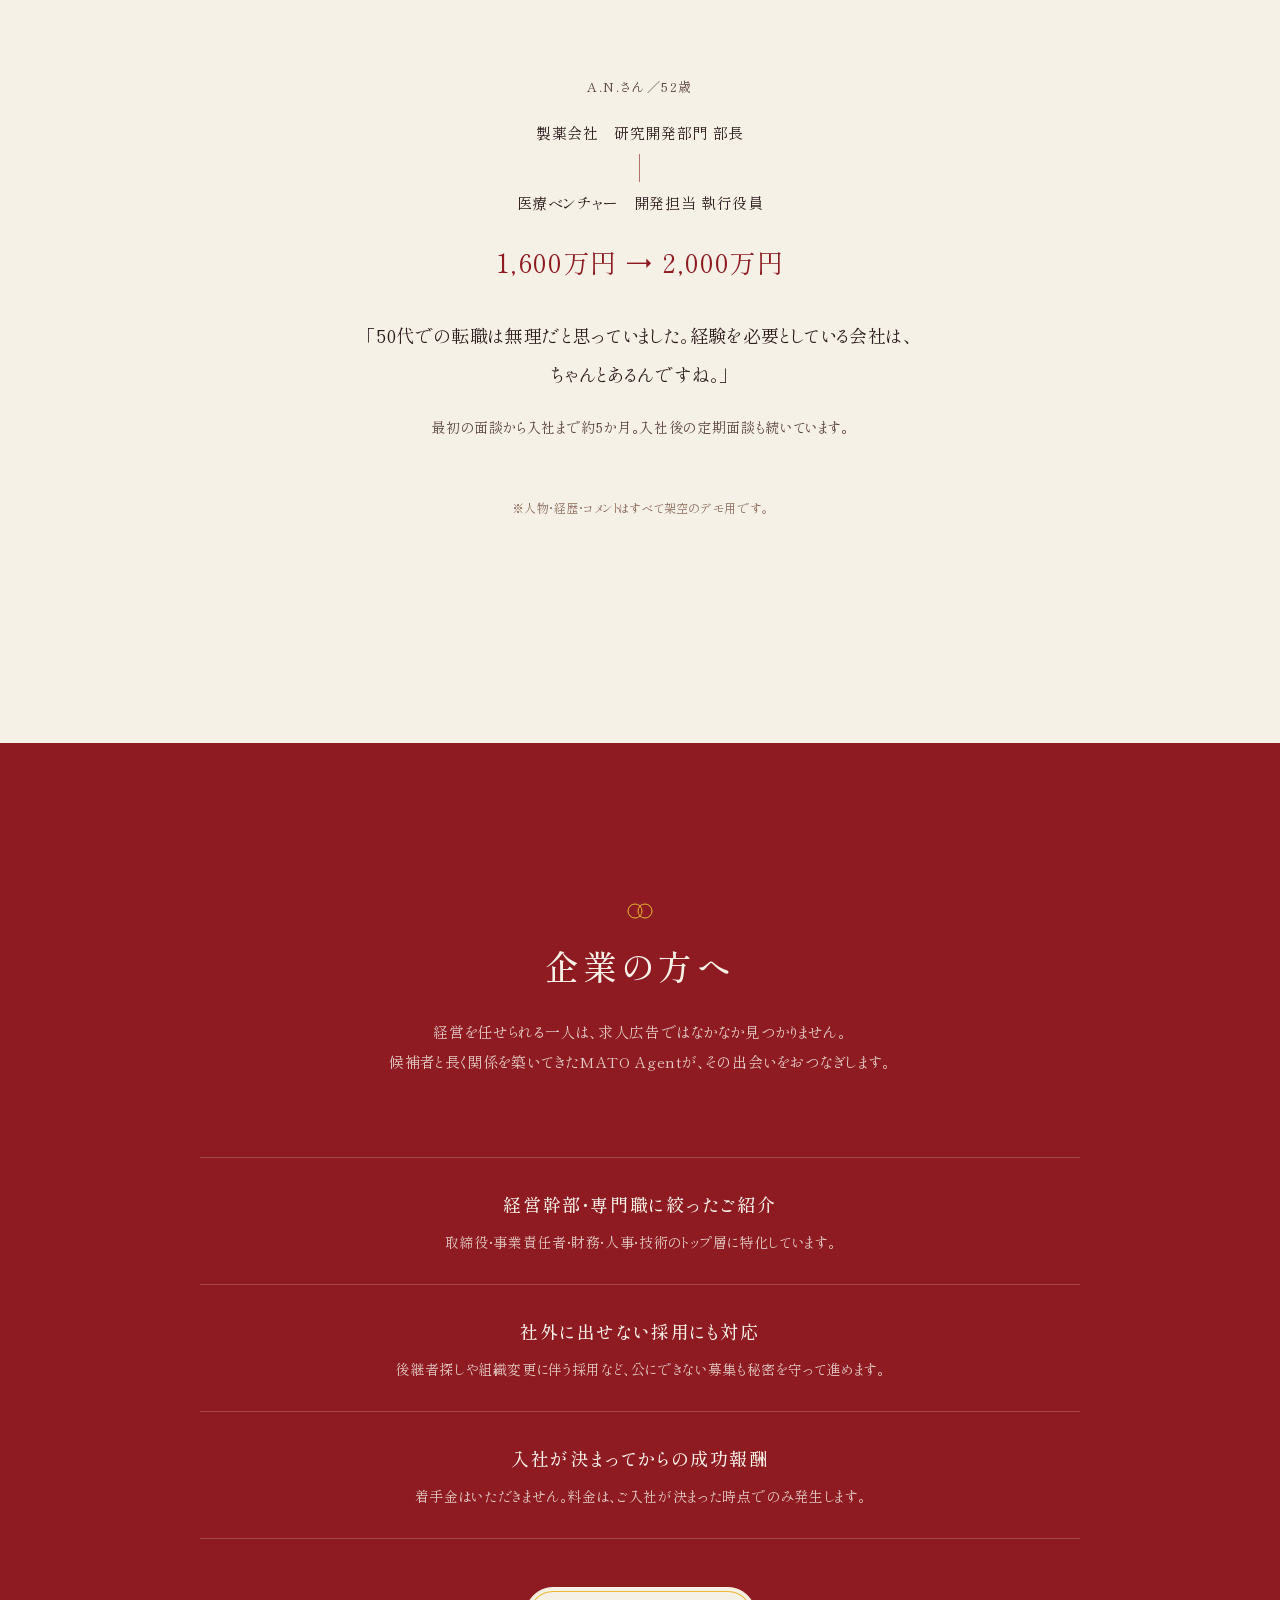
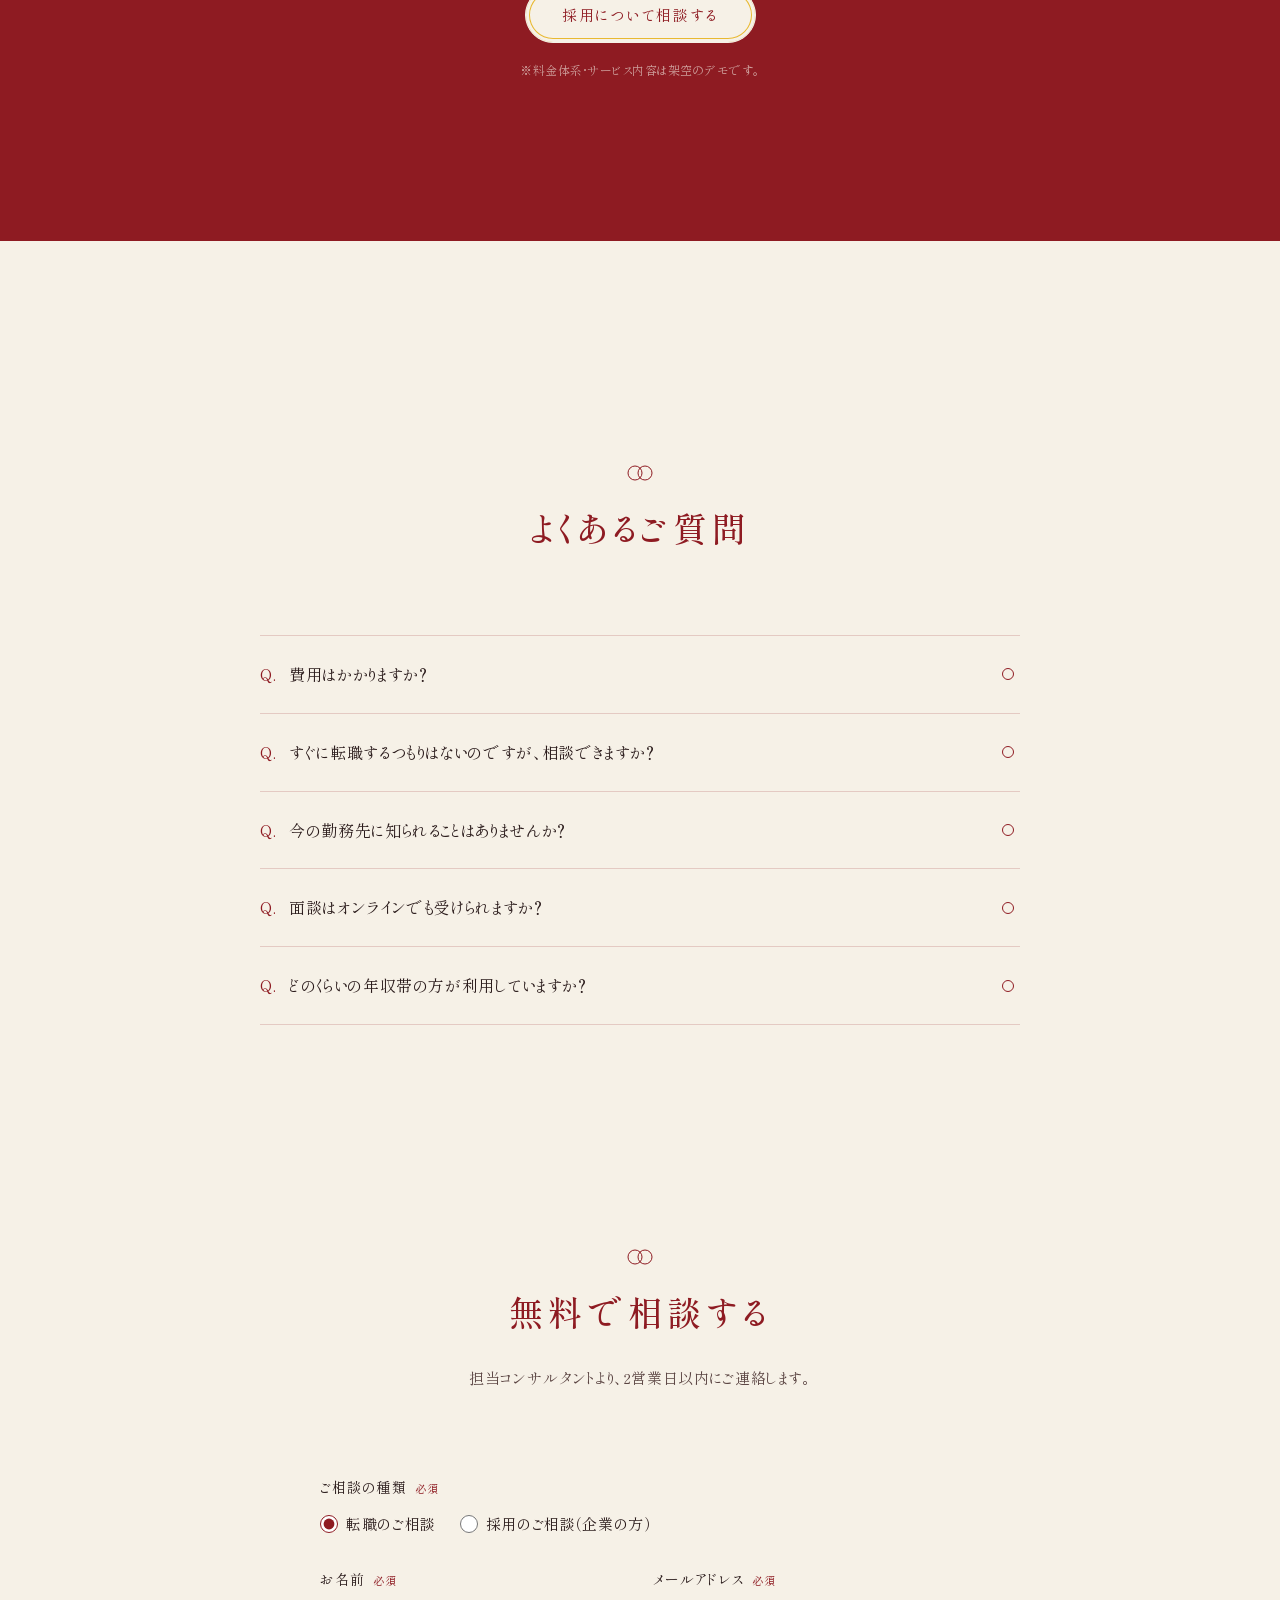
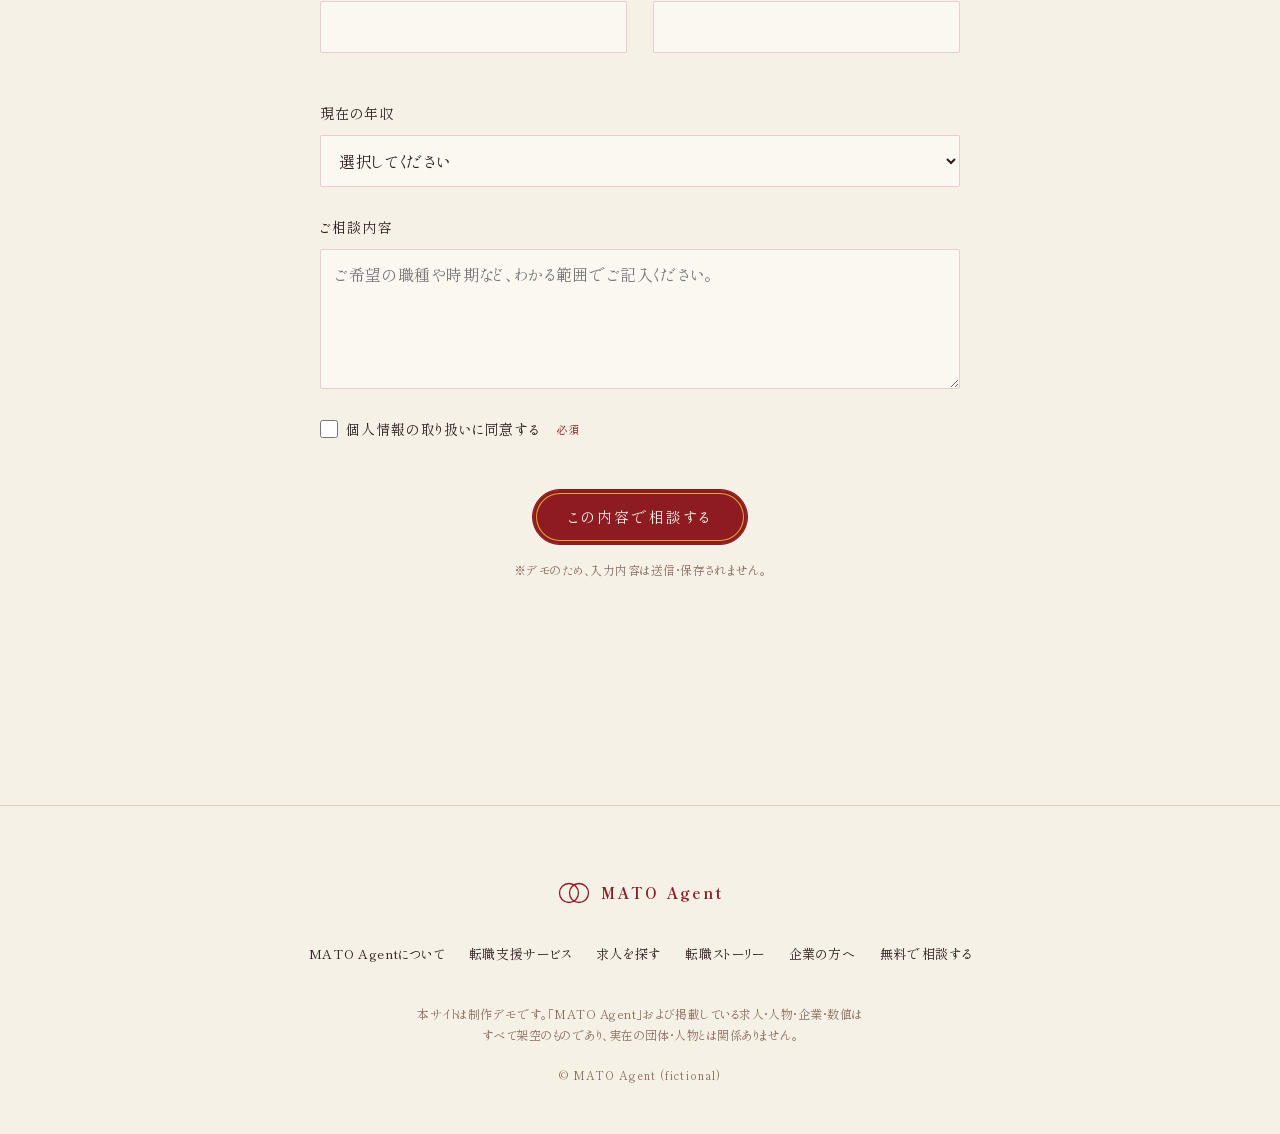
<file: mato-agent/index.html>
<!doctype html>
<html lang="ja">
<head>
<meta charset="utf-8">
<meta name="viewport" content="width=device-width, initial-scale=1, viewport-fit=cover">
<title>MATO Agent｜経営・専門職のためのハイクラス転職</title>
<meta name="description" content="MATO Agentは、経営・マネジメント・専門職のためのハイクラス転職エージェントです（架空のデモサイト）。人と人との縁から、次のキャリアを。">
<meta name="theme-color" content="#8E1B22">
<meta property="og:type" content="website">
<meta property="og:title" content="MATO Agent｜あなたの評価は、そんなもんじゃない。">
<meta property="og:description" content="経営・マネジメント・専門職のためのハイクラス転職エージェント（架空のデモサイト）。">
<meta property="og:locale" content="ja_JP">
<meta name="twitter:card" content="summary">
<link rel="icon" href="data:image/svg+xml,%3Csvg xmlns='http://www.w3.org/2000/svg' viewBox='0 0 64 64'%3E%3Crect width='64' height='64' fill='%238E1B22'/%3E%3Ccircle cx='25' cy='32' r='14' fill='none' stroke='%23F6F1E7' stroke-width='3'/%3E%3Ccircle cx='39' cy='32' r='14' fill='none' stroke='%23F6F1E7' stroke-width='3'/%3E%3C/svg%3E">
<link rel="preconnect" href="https://fonts.googleapis.com">
<link rel="preconnect" href="https://fonts.gstatic.com" crossorigin>
<link href="https://fonts.googleapis.com/css2?family=Shippori+Mincho:wght@400;500;700&display=swap" rel="stylesheet">
<style>
  :root {
    --red: #8E1B22;
    --red-deep: #6E1419;
    --cream: #F6F1E7;
    --cream-2: #EEE6D6;
    --paper: #FBF8F2;
    --ink: #2B1C1C;
    --ink-soft: #5A4442;
    --note: #8A6B5E;
    --yellow: #E8B931;
    --rule: rgba(142, 27, 34, 0.18);

    --font: "Shippori Mincho", "Hiragino Mincho ProN", "Yu Mincho", "YuMincho", serif;

    --gutter: clamp(20px, 5vw, 48px);
    --section-gap: clamp(128px, 18vw, 224px);
    --content: 1080px;
    --radius: 2px;
    --ease: cubic-bezier(.22, .61, .36, 1);
  }

  *, *::before, *::after { box-sizing: border-box; }
  html { -webkit-text-size-adjust: 100%; scroll-behavior: smooth; }
  @media (prefers-reduced-motion: reduce) { html { scroll-behavior: auto; } }
  body {
    margin: 0;
    background: var(--cream);
    color: var(--ink);
    font-family: var(--font);
    font-size: 16px;
    line-height: 2;
    letter-spacing: 0.04em;
    text-align: center;
    overflow-x: clip;
    word-break: auto-phrase;
    font-feature-settings: "palt" 1;
  }
  img, svg { display: block; max-width: 100%; }
  a { color: inherit; }
  h1, h2, h3, p, dl, dd, figure { margin: 0; }
  h2, h3 { font-weight: 500; text-wrap: balance; }
  button, input, select, textarea { font: inherit; color: inherit; letter-spacing: inherit; }
  :focus-visible { outline: 2px solid var(--yellow); outline-offset: 3px; }
  .sr-only { position: absolute; width: 1px; height: 1px; overflow: hidden; clip: rect(0 0 0 0); white-space: nowrap; }

  /* ---------- Header ---------- */
  .site-header {
    position: fixed; inset: 0 0 auto 0; z-index: 50;
    display: flex; align-items: center; justify-content: space-between;
    padding: 14px var(--gutter);
    color: var(--red);
    transition: color .5s var(--ease), background-color .5s var(--ease);
  }
  .site-header.is-solid { background: rgba(246, 241, 231, 0.92); backdrop-filter: blur(8px); -webkit-backdrop-filter: blur(8px); }
  .site-header.on-red { color: var(--cream); }
  .brand { display: inline-flex; align-items: center; gap: 10px; text-decoration: none; font-weight: 700; letter-spacing: 0.14em; font-size: 15px; }
  .brand svg { width: 34px; height: 22px; }
  .gnav ul { list-style: none; margin: 0; padding: 0; display: flex; align-items: center; gap: clamp(14px, 2vw, 28px); }
  .gnav a { text-decoration: none; font-size: 13px; letter-spacing: 0.08em; white-space: nowrap; }
  .gnav a:hover { text-decoration: underline; text-underline-offset: 6px; text-decoration-thickness: 1px; }
  .gnav .nav-cta {
    display: inline-block; padding: 6px 16px; border: 1px solid currentColor; border-radius: 999px;
  }
  .nav-toggle { display: none; }

  @media (max-width: 960px) {
    .nav-toggle {
      display: inline-flex; align-items: center; gap: 8px;
      background: none; border: 0; padding: 8px 0; cursor: pointer; font-size: 13px; letter-spacing: 0.12em;
    }
    .nav-toggle .bars { position: relative; width: 22px; height: 9px; }
    .nav-toggle .bars::before, .nav-toggle .bars::after {
      content: ""; position: absolute; left: 0; right: 0; height: 1px; background: currentColor; transition: transform .3s var(--ease);
    }
    .nav-toggle .bars::before { top: 0; }
    .nav-toggle .bars::after { bottom: 0; }
    .nav-open .nav-toggle .bars::before { transform: translateY(4px) rotate(20deg); }
    .nav-open .nav-toggle .bars::after { transform: translateY(-4px) rotate(-20deg); }
    .gnav {
      position: fixed; inset: 0; z-index: -1;
      background: var(--cream); color: var(--red);
      display: grid; place-items: center;
      opacity: 0; visibility: hidden; transition: opacity .35s var(--ease), visibility .35s;
    }
    .nav-open .gnav { opacity: 1; visibility: visible; }
    .nav-open.site-header { color: var(--red); }
    .gnav ul { flex-direction: column; gap: 26px; }
    .gnav a { font-size: 17px; }
  }

  /* ---------- Hero (scroll stage) ---------- */
  .hero { position: relative; height: 560vh; background: var(--cream); }
  .stage {
    position: sticky; top: 0; height: 100vh; height: 100svh; overflow: hidden;
    display: flex; flex-direction: column; align-items: center; justify-content: center;
    gap: clamp(20px, 4vh, 44px);
    padding: 72px var(--gutter) 128px;
  }
  .scene { width: min(100%, 720px, max(260px, (100vh - 460px) * 2)); }
  .scene svg { width: 100%; height: auto; overflow: visible; }
  .scene .line { stroke: var(--red); stroke-width: 1.5; vector-effect: non-scaling-stroke; stroke-linecap: round; }
  .scene .ring { fill: none; stroke: var(--red); stroke-width: 1.5; vector-effect: non-scaling-stroke; }
  .scene .lens { fill: var(--yellow); }

  .finale { opacity: 0; transform: translateY(12px); pointer-events: none; }
  .finale.is-live { pointer-events: auto; }
  .finale h1 {
    font-size: clamp(22px, 4.2vw, 40px); font-weight: 500; color: var(--red);
    letter-spacing: 0.12em; line-height: 1.7;
  }
  .finale .lead-small { margin-top: 10px; font-size: 13px; color: var(--ink-soft); letter-spacing: 0.1em; }

  .btn {
    display: inline-flex; align-items: center; justify-content: center; gap: 10px;
    min-height: 52px; padding: 12px 36px;
    background: var(--red); color: var(--cream);
    border: 1px solid var(--red); border-radius: 999px;
    text-decoration: none; letter-spacing: 0.14em; font-size: 15px; cursor: pointer;
    box-shadow: inset 0 0 0 3px var(--red), inset 0 0 0 4px rgba(232, 185, 49, 0.9);
    transition: background-color .3s var(--ease), color .3s var(--ease);
  }
  .btn:hover { background: var(--red-deep); }
  .btn-ghost { background: transparent; color: var(--red); box-shadow: none; }
  .btn-ghost:hover { background: var(--red); color: var(--cream); }
  .finale .btn { margin-top: clamp(20px, 3.5vh, 32px); }

  .curtain { position: absolute; left: 0; right: 0; height: 50.5%; background: var(--red); will-change: transform; }
  .curtain.top { top: 0; }
  .curtain.bottom { bottom: 0; }
  .curtain::after {
    content: ""; position: absolute; left: 0; right: 0; height: 1px; background: rgba(232, 185, 49, 0.35);
  }
  .curtain.top::after { bottom: 0; }
  .curtain.bottom::after { top: 0; }

  .tate {
    position: absolute; inset: 0; display: grid; place-items: center; pointer-events: none;
    color: var(--cream);
  }
  .tate p {
    writing-mode: vertical-rl; text-orientation: mixed; text-align: start;
    font-feature-settings: normal;
    font-size: min(5.2vh, 9.5vw, 54px); font-weight: 500; line-height: 2.1; letter-spacing: 0.24em;
  }
  .tate p span { display: block; }
  .tate p span + span { padding-top: 2.2em; }

  .player {
    position: absolute; left: 0; right: 0; bottom: max(22px, env(safe-area-inset-bottom));
    display: flex; flex-direction: column; align-items: center; gap: 10px;
    color: var(--cream); transition: color .5s var(--ease);
  }
  .stage.is-open .player { color: var(--red); }
  .play-btn {
    display: inline-flex; align-items: center; gap: 10px;
    min-height: 40px; padding: 6px 20px 6px 14px; border-radius: 999px;
    background: transparent; border: 1px solid currentColor; cursor: pointer;
    font-size: 13px; letter-spacing: 0.14em;
  }
  .play-btn .icon { width: 12px; height: 12px; }
  .scroll-hint { font-size: 11px; letter-spacing: 0.2em; opacity: .8; transition: opacity .4s; }
  .scroll-hint.is-hidden { opacity: 0; }
  .dots { display: flex; gap: 8px; }
  .dots i { width: 6px; height: 6px; border-radius: 50%; border: 1px solid currentColor; transition: background-color .3s; }
  .dots i.on { background: currentColor; }

  /* Reduced motion: show the final scene only */
  .rm .hero { height: auto; }
  .rm .stage { position: relative; height: auto; min-height: 100vh; min-height: 100svh; }
  .rm .curtain, .rm .tate, .rm .player { display: none; }

  /* ---------- Sections ---------- */
  main > section { padding: var(--section-gap) var(--gutter) 0; }
  .wrap { max-width: var(--content); margin: 0 auto; }
  .sec-head { margin-bottom: clamp(48px, 7vw, 80px); }
  .sec-mark { width: 30px; height: 16px; margin: 0 auto 20px; color: var(--red); }
  .sec-head h2 { font-size: clamp(24px, 3.4vw, 34px); letter-spacing: 0.14em; line-height: 1.6; color: var(--red); }
  .sec-head .intro { max-width: 34em; margin: 24px auto 0; color: var(--ink-soft); font-size: 15px; }
  .note { font-size: 12px; line-height: 1.8; color: var(--note); letter-spacing: 0.04em; }

  /* About */
  .about-copy { max-width: 30em; margin: 0 auto; font-size: clamp(16px, 1.9vw, 18px); line-height: 2.3; }
  .about-copy p + p { margin-top: 1.6em; }
  .figures {
    display: grid; grid-template-columns: repeat(3, 1fr); gap: 0;
    max-width: 780px; margin: clamp(56px, 8vw, 88px) auto 0;
    border-top: 1px solid var(--rule); border-bottom: 1px solid var(--rule);
  }
  .figures div { padding: 28px 8px; }
  .figures div + div { border-left: 1px solid var(--rule); }
  .figures dt { font-size: 12px; color: var(--ink-soft); letter-spacing: 0.1em; }
  .figures dd { font-size: clamp(24px, 4vw, 36px); color: var(--red); line-height: 1.5; font-weight: 500; }
  .figures dd small { font-size: 13px; margin-left: 2px; }
  .figures + .note { margin-top: 14px; }

  /* Service */
  .services { display: grid; gap: clamp(56px, 7vw, 72px); max-width: 880px; margin: 0 auto; }
  .service { display: grid; justify-items: center; gap: 14px; }
  .service .num { font-size: 13px; color: var(--red); letter-spacing: 0.3em; }
  .service .num::before, .service .num::after { content: "―"; margin: 0 .8em; opacity: .5; }
  .service h3 { font-size: clamp(19px, 2.4vw, 23px); letter-spacing: 0.1em; }
  .service p { max-width: 30em; color: var(--ink-soft); font-size: 15px; }

  /* Jobs */
  .jobs { display: grid; gap: 20px; grid-template-columns: 1fr; list-style: none; margin: 0; padding: 0; }
  @media (min-width: 680px) { .jobs { grid-template-columns: repeat(2, 1fr); } }
  @media (min-width: 1024px) { .jobs { grid-template-columns: repeat(3, 1fr); } }
  .job {
    background: var(--paper); border: 1px solid var(--rule); border-radius: var(--radius);
    padding: 36px 24px 30px; display: grid; gap: 12px; justify-items: center;
  }
  .job .industry { font-size: 12px; color: var(--ink-soft); letter-spacing: 0.12em; }
  .job h3 { font-size: 18px; line-height: 1.7; letter-spacing: 0.08em; }
  .job .salary { font-size: 22px; color: var(--red); letter-spacing: 0.04em; line-height: 1.4; }
  .job .salary small { font-size: 12px; color: var(--ink-soft); margin-right: 6px; letter-spacing: 0.1em; }
  .job .place { font-size: 13px; color: var(--ink-soft); display: inline-flex; align-items: center; gap: 6px; }
  .job .place::before { content: ""; width: 7px; height: 7px; border: 1px solid var(--red); border-radius: 50%; }
  .jobs-foot { margin-top: 44px; display: grid; gap: 18px; justify-items: center; }

  /* Stories */
  .stories { display: grid; gap: clamp(72px, 9vw, 104px); max-width: 760px; margin: 0 auto; }
  .story { display: grid; gap: 18px; justify-items: center; }
  .story .who { font-size: 13px; color: var(--ink-soft); letter-spacing: 0.12em; }
  .story .move { display: grid; gap: 6px; font-size: 15px; }
  .story .move .arrow { width: 1px; height: 28px; background: var(--red); margin: 0 auto; opacity: .6; }
  .story .income { font-size: clamp(20px, 3vw, 26px); color: var(--red); letter-spacing: 0.06em; }
  .story blockquote {
    margin: 10px 0 0; max-width: 32em; font-size: clamp(16px, 2vw, 18px); line-height: 2.2;
  }
  .story blockquote::before { content: "「"; } .story blockquote::after { content: "」"; }
  .story .detail { max-width: 34em; font-size: 14px; color: var(--ink-soft); }

  /* Company */
  .company-band {
    background: var(--red); color: var(--cream);
    margin-top: var(--section-gap);
    padding: clamp(96px, 13vw, 160px) var(--gutter);
  }
  main > section.company-band { padding-top: clamp(96px, 13vw, 160px); }
  .company-band .sec-mark { color: var(--yellow); }
  .company-band .sec-head h2 { color: var(--cream); }
  .company-band .sec-head .intro { color: rgba(246, 241, 231, 0.82); }
  .company-points { list-style: none; padding: 0; margin: 0 auto; max-width: 880px; display: grid; gap: 0; }
  .company-points li { padding: 28px 0; border-top: 1px solid rgba(246, 241, 231, 0.2); }
  .company-points li:last-child { border-bottom: 1px solid rgba(246, 241, 231, 0.2); }
  .company-points h3 { font-size: 18px; letter-spacing: 0.1em; }
  .company-points p { margin-top: 6px; font-size: 14px; color: rgba(246, 241, 231, 0.82); }
  .company-band .btn { margin-top: 48px; background: var(--cream); color: var(--red); border-color: var(--cream); box-shadow: inset 0 0 0 3px var(--cream), inset 0 0 0 4px var(--yellow); }
  .company-band .btn:hover { background: #fff; }
  .company-band .note { color: rgba(246, 241, 231, 0.62); margin-top: 16px; }

  /* FAQ */
  .faq { max-width: 760px; margin: 0 auto; text-align: left; }
  .faq details { border-top: 1px solid var(--rule); }
  .faq details:last-child { border-bottom: 1px solid var(--rule); }
  .faq summary {
    list-style: none; cursor: pointer; padding: 24px 44px 24px 0; position: relative;
    font-size: 16px; line-height: 1.8;
  }
  .faq summary::-webkit-details-marker { display: none; }
  .faq summary::before { content: "Q."; color: var(--red); margin-right: .8em; }
  .faq summary::after {
    content: ""; position: absolute; right: 6px; top: 50%; width: 12px; height: 12px; margin-top: -6px;
    border: 1px solid var(--red); border-radius: 50%; transition: background-color .3s;
  }
  .faq details[open] summary::after { background: var(--red); }
  .faq .a { padding: 0 0 28px 2.1em; color: var(--ink-soft); font-size: 15px; }

  /* Contact */
  .contact-form {
    max-width: 640px; margin: 0 auto; text-align: left;
    display: grid; gap: 26px;
  }
  .field { display: grid; gap: 8px; }
  .field > label, .field > .label { font-size: 14px; letter-spacing: 0.08em; }
  .req { font-size: 11px; color: var(--red); margin-left: 8px; letter-spacing: 0.1em; }
  .contact-form input[type="text"], .contact-form input[type="email"], .contact-form select, .contact-form textarea {
    width: 100%; background: var(--paper); border: 1px solid var(--rule); border-radius: var(--radius);
    padding: 12px 14px; font-size: 16px; line-height: 1.6;
  }
  .contact-form textarea { min-height: 140px; resize: vertical; }
  .contact-form input:focus, .contact-form select:focus, .contact-form textarea:focus { outline: none; border-color: var(--red); box-shadow: 0 0 0 3px rgba(232, 185, 49, 0.35); }
  .choices { display: flex; flex-wrap: wrap; gap: 10px 24px; }
  .choices label, .agree { display: inline-flex; align-items: center; gap: 8px; font-size: 15px; cursor: pointer; }
  .contact-form input[type="radio"], .contact-form input[type="checkbox"] { accent-color: var(--red); width: 18px; height: 18px; margin: 0; }
  .two-col { display: grid; gap: 26px; }
  @media (min-width: 640px) { .two-col { grid-template-columns: 1fr 1fr; } }
  .error { font-size: 12px; color: var(--red); min-height: 1em; line-height: 1.6; }
  .form-foot { text-align: center; display: grid; gap: 14px; justify-items: center; }
  .form-result {
    display: none; text-align: center; padding: 28px 20px; border: 1px solid var(--rule); background: var(--paper);
  }
  .form-result.is-shown { display: block; }
  .form-result p:first-child { color: var(--red); font-size: 18px; margin-bottom: 8px; }

  /* Footer */
  .site-footer { margin-top: var(--section-gap); padding: 72px var(--gutter) 48px; border-top: 1px solid var(--rule); }
  .site-footer .brand { color: var(--red); }
  .foot-nav { list-style: none; padding: 0; margin: 28px 0 0; display: flex; flex-wrap: wrap; justify-content: center; gap: 8px 24px; font-size: 13px; }
  .foot-nav a { text-decoration: none; }
  .disclaimer { max-width: 40em; margin: 36px auto 0; }
  .copyright { margin-top: 18px; font-size: 11px; color: var(--note); letter-spacing: 0.1em; }

  @media (max-width: 480px) {
    body { font-size: 15px; }
    .figures dd { font-size: 22px; }
    .figures div { padding: 22px 4px; }
  }
</style>
</head>
<body>

<header class="site-header on-red" id="siteHeader">
  <a class="brand" href="#top" aria-label="MATO Agent トップへ">
    <svg viewBox="0 0 34 22" aria-hidden="true"><circle cx="12" cy="11" r="9.5" fill="none" stroke="currentColor" stroke-width="1.3"/><circle cx="22" cy="11" r="9.5" fill="none" stroke="currentColor" stroke-width="1.3"/></svg>
    <span>MATO Agent</span>
  </a>
  <button class="nav-toggle" type="button" aria-expanded="false" aria-controls="gnav"><span class="bars" aria-hidden="true"></span><span class="nav-toggle-label">メニュー</span></button>
  <nav class="gnav" id="gnav" aria-label="メインメニュー">
    <ul>
      <li><a href="#about">MATO Agentについて</a></li>
      <li><a href="#service">転職支援サービス</a></li>
      <li><a href="#jobs">求人を探す</a></li>
      <li><a href="#stories">転職ストーリー</a></li>
      <li><a href="#company">企業の方へ</a></li>
      <li><a class="nav-cta" href="#contact">無料で相談する</a></li>
    </ul>
  </nav>
</header>

<main id="top">
  <!-- ===== Hero: scroll-driven stage ===== -->
  <div class="hero" id="hero">
    <div class="stage" id="stage">
      <div class="scene" aria-hidden="true">
        <svg viewBox="-340 -170 680 340" id="sceneSvg">
          <defs>
            <clipPath id="clipA"><circle id="clipCircle" cx="-220" cy="0" r="120"/></clipPath>
            <filter id="glow" x="-50%" y="-50%" width="200%" height="200%"><feGaussianBlur stdDeviation="14"/></filter>
          </defs>
          <line class="line" id="line" x1="-340" y1="0" x2="0" y2="0" pathLength="1" stroke-dasharray="1" stroke-dashoffset="1"/>
          <g id="lensGroup" opacity="0">
            <circle class="lens" id="lensGlow" cx="220" cy="0" r="120" clip-path="url(#clipA)" filter="url(#glow)" opacity=".7"/>
            <circle class="lens" id="lens" cx="220" cy="0" r="120" clip-path="url(#clipA)"/>
          </g>
          <circle class="ring" id="ringA" cx="-220" cy="0" r="120" opacity="0"/>
          <circle class="ring" id="ringB" cx="220" cy="0" r="120" opacity="0"/>
        </svg>
      </div>

      <div class="finale" id="finale">
        <h1>その出会いが、<br>次の自分をつくる。</h1>
        <p class="lead-small">経営・マネジメント・専門職のための転職エージェント</p>
        <a class="btn" href="#contact" tabindex="-1" id="heroCta">無料で相談する</a>
      </div>

      <div class="curtain top" id="curtainTop"></div>
      <div class="curtain bottom" id="curtainBottom"></div>
      <div class="tate" id="tate">
        <p><span>あなたの評価は、</span><span>そんなもんじゃない。</span></p>
      </div>

      <div class="player" id="player">
        <button class="play-btn" type="button" id="playBtn" aria-pressed="false">
          <svg class="icon" viewBox="0 0 12 12" aria-hidden="true"><path id="playIcon" d="M2 1 L11 6 L2 11 Z" fill="currentColor"/></svg>
          <span id="playLabel">再生</span>
        </button>
        <div class="dots" aria-hidden="true"><i></i><i></i><i></i><i></i><i></i></div>
        <p class="scroll-hint" id="scrollHint">スクロールでも進みます</p>
      </div>
    </div>
  </div>

  <!-- ===== About ===== -->
  <section id="about">
    <div class="wrap">
      <div class="sec-head">
        <svg class="sec-mark" viewBox="0 0 30 16" aria-hidden="true"><circle cx="10" cy="8" r="7" fill="none" stroke="currentColor"/><circle cx="20" cy="8" r="7" fill="none" stroke="currentColor"/></svg>
        <h2>MATO Agentについて</h2>
      </div>
      <div class="about-copy">
        <p>MATOは「的（まと）」であり、ひとつの「円」です。<br>あなたが本当に狙うべき場所を見定め、<br>そこへ続く縁を、ひとつずつ結びます。</p>
        <p>年収や肩書きの数字だけでは、<br>あなたの仕事の価値は測れません。<br>積み重ねてきた判断と、動かしてきた人の数。<br>それを正しく受け止める相手と出会うこと。<br>私たちの仕事は、そこから始まります。</p>
      </div>
      <dl class="figures">
        <div><dt>ご紹介時の平均年収</dt><dd>1,840<small>万円</small></dd></div>
        <div><dt>専任コンサルタント</dt><dd>38<small>名</small></dd></div>
        <div><dt>非公開求人の割合</dt><dd>82<small>%</small></dd></div>
      </dl>
      <p class="note">※数値はすべて架空のデモ用です。</p>
    </div>
  </section>

  <!-- ===== Service ===== -->
  <section id="service">
    <div class="wrap">
      <div class="sec-head">
        <svg class="sec-mark" viewBox="0 0 30 16" aria-hidden="true"><circle cx="10" cy="8" r="7" fill="none" stroke="currentColor"/><circle cx="20" cy="8" r="7" fill="none" stroke="currentColor"/></svg>
        <h2>転職支援サービス</h2>
        <p class="intro">急がせず、妥協させず。<br>一人の専任コンサルタントが、最初の面談から入社後まで伴走します。</p>
      </div>
      <div class="services">
        <article class="service">
          <p class="num">一</p>
          <h3>キャリアの棚卸し</h3>
          <p>90分の面談で、これまでの意思決定や成果を言葉にします。職務経歴書では伝わりにくい「あなたにしかできないこと」を、企業に届く形に整えます。</p>
        </article>
        <article class="service">
          <p class="num">二</p>
          <h3>経営・専門ポジションのご紹介</h3>
          <p>取締役・事業責任者・専門職など、公開されていない求人を中心にご紹介します。数を送るのではなく、本当に会うべき数社に絞ります。</p>
        </article>
        <article class="service">
          <p class="num">三</p>
          <h3>条件交渉と入社後の伴走</h3>
          <p>年収・役職・権限の交渉はコンサルタントが代わりに行います。入社後90日間は定期面談を続け、立ち上がりまで見届けます。</p>
        </article>
      </div>
    </div>
  </section>

  <!-- ===== Jobs ===== -->
  <section id="jobs">
    <div class="wrap">
      <div class="sec-head">
        <svg class="sec-mark" viewBox="0 0 30 16" aria-hidden="true"><circle cx="10" cy="8" r="7" fill="none" stroke="currentColor"/><circle cx="20" cy="8" r="7" fill="none" stroke="currentColor"/></svg>
        <h2>求人を探す</h2>
        <p class="intro">現在ご紹介中のポジションの一部です。<br>詳しい企業名や条件は、面談の中でお伝えします。</p>
      </div>
      <ul class="jobs">
        <li class="job">
          <p class="industry">精密機器メーカー／上場準備中</p>
          <h3>取締役CFO</h3>
          <p class="salary"><small>年収</small>2,200万〜2,800万円</p>
          <p class="place">東京都千代田区</p>
        </li>
        <li class="job">
          <p class="industry">産業機械メーカー／東証プライム</p>
          <h3>事業本部長（海外事業）</h3>
          <p class="salary"><small>年収</small>1,800万〜2,400万円</p>
          <p class="place">愛知県名古屋市</p>
        </li>
        <li class="job">
          <p class="industry">業務用ソフトウェア／シリーズC</p>
          <h3>開発担当 執行役員</h3>
          <p class="salary"><small>年収</small>2,000万〜2,600万円</p>
          <p class="place">東京都渋谷区（在宅勤務併用）</p>
        </li>
        <li class="job">
          <p class="industry">医療機器メーカー／外資系</p>
          <h3>薬事・品質保証 統括部長</h3>
          <p class="salary"><small>年収</small>1,500万〜1,900万円</p>
          <p class="place">大阪府大阪市</p>
        </li>
        <li class="job">
          <p class="industry">地域金融グループ／投資子会社</p>
          <h3>投資責任者（事業承継ファンド）</h3>
          <p class="salary"><small>年収</small>1,600万〜2,200万円</p>
          <p class="place">福岡県福岡市</p>
        </li>
        <li class="job">
          <p class="industry">消費財メーカー／外資系日本法人</p>
          <h3>人事本部長（CHRO候補）</h3>
          <p class="salary"><small>年収</small>1,700万〜2,300万円</p>
          <p class="place">東京都港区</p>
        </li>
      </ul>
      <div class="jobs-foot">
        <a class="btn btn-ghost" href="#contact">非公開求人について相談する</a>
        <p class="note">※掲載の求人・企業・条件はすべて架空です。実在の企業・求人とは関係ありません。</p>
      </div>
    </div>
  </section>

  <!-- ===== Stories ===== -->
  <section id="stories">
    <div class="wrap">
      <div class="sec-head">
        <svg class="sec-mark" viewBox="0 0 30 16" aria-hidden="true"><circle cx="10" cy="8" r="7" fill="none" stroke="currentColor"/><circle cx="20" cy="8" r="7" fill="none" stroke="currentColor"/></svg>
        <h2>転職ストーリー</h2>
        <p class="intro">MATO Agentを通じて、次の場所を見つけた方々の話です。</p>
      </div>
      <div class="stories">
        <article class="story">
          <p class="who">K.S.さん／48歳</p>
          <div class="move">
            <span>大手電機メーカー　経営企画部長</span>
            <span class="arrow" aria-hidden="true"></span>
            <span>中堅製造業　取締役CFO</span>
          </div>
          <p class="income">1,350万円 → 2,100万円</p>
          <blockquote>社内では「調整役」と呼ばれていました。それを「再建を任せられる人」と言い換えてくれたのが、担当の方でした。</blockquote>
          <p class="detail">事業再編の経験を軸に、上場準備中の企業へ。入社2年目で資金調達を主導しています。</p>
        </article>
        <article class="story">
          <p class="who">M.T.さん／41歳</p>
          <div class="move">
            <span>外資系コンサルティング会社　マネージャー</span>
            <span class="arrow" aria-hidden="true"></span>
            <span>物流ベンチャー　事業責任者</span>
          </div>
          <p class="income">1,500万円 → 1,900万円＋株式報酬</p>
          <blockquote>提案する側から、決める側へ。年収より先に「何を任されるか」を一緒に確かめてもらえたのが大きかったです。</blockquote>
          <p class="detail">5社と面談したうえで、裁量の大きさを優先して1社に決めました。</p>
        </article>
        <article class="story">
          <p class="who">A.N.さん／52歳</p>
          <div class="move">
            <span>製薬会社　研究開発部門 部長</span>
            <span class="arrow" aria-hidden="true"></span>
            <span>医療ベンチャー　開発担当 執行役員</span>
          </div>
          <p class="income">1,600万円 → 2,000万円</p>
          <blockquote>50代での転職は無理だと思っていました。経験を必要としている会社は、ちゃんとあるんですね。</blockquote>
          <p class="detail">最初の面談から入社まで約5か月。入社後の定期面談も続いています。</p>
        </article>
      </div>
      <p class="note" style="margin-top:56px">※人物・経歴・コメントはすべて架空のデモ用です。</p>
    </div>
  </section>

  <!-- ===== Company ===== -->
  <section id="company" class="company-band">
    <div class="wrap">
      <div class="sec-head">
        <svg class="sec-mark" viewBox="0 0 30 16" aria-hidden="true"><circle cx="10" cy="8" r="7" fill="none" stroke="currentColor"/><circle cx="20" cy="8" r="7" fill="none" stroke="currentColor"/></svg>
        <h2>企業の方へ</h2>
        <p class="intro">経営を任せられる一人は、求人広告ではなかなか見つかりません。<br>候補者と長く関係を築いてきたMATO Agentが、その出会いをおつなぎします。</p>
      </div>
      <ul class="company-points">
        <li><h3>経営幹部・専門職に絞ったご紹介</h3><p>取締役・事業責任者・財務・人事・技術のトップ層に特化しています。</p></li>
        <li><h3>社外に出せない採用にも対応</h3><p>後継者探しや組織変更に伴う採用など、公にできない募集も秘密を守って進めます。</p></li>
        <li><h3>入社が決まってからの成功報酬</h3><p>着手金はいただきません。料金は、ご入社が決まった時点でのみ発生します。</p></li>
      </ul>
      <a class="btn" href="#contact" data-kind="company">採用について相談する</a>
      <p class="note">※料金体系・サービス内容は架空のデモです。</p>
    </div>
  </section>

  <!-- ===== FAQ ===== -->
  <section id="faq">
    <div class="wrap">
      <div class="sec-head">
        <svg class="sec-mark" viewBox="0 0 30 16" aria-hidden="true"><circle cx="10" cy="8" r="7" fill="none" stroke="currentColor"/><circle cx="20" cy="8" r="7" fill="none" stroke="currentColor"/></svg>
        <h2>よくあるご質問</h2>
      </div>
      <div class="faq">
        <details>
          <summary>費用はかかりますか？</summary>
          <p class="a">転職をお考えの方は、すべて無料でご利用いただけます。費用は採用する企業からいただいています。</p>
        </details>
        <details>
          <summary>すぐに転職するつもりはないのですが、相談できますか？</summary>
          <p class="a">はい。「まずは市場での自分の評価を知りたい」という方も多くいらっしゃいます。数年先を見据えたご相談も歓迎しています。</p>
        </details>
        <details>
          <summary>今の勤務先に知られることはありませんか？</summary>
          <p class="a">ご本人の同意なく、企業に個人情報をお伝えすることはありません。応募を控えたい企業もあらかじめ伺います。</p>
        </details>
        <details>
          <summary>面談はオンラインでも受けられますか？</summary>
          <p class="a">オンラインと対面のどちらでも承ります。平日夜や土曜日の面談もご相談ください。</p>
        </details>
        <details>
          <summary>どのくらいの年収帯の方が利用していますか？</summary>
          <p class="a">現在の年収がおおむね1,000万円以上の方が中心ですが、専門性の高い職種では、それ未満の方のご相談もお受けしています。</p>
        </details>
      </div>
    </div>
  </section>

  <!-- ===== Contact ===== -->
  <section id="contact">
    <div class="wrap">
      <div class="sec-head">
        <svg class="sec-mark" viewBox="0 0 30 16" aria-hidden="true"><circle cx="10" cy="8" r="7" fill="none" stroke="currentColor"/><circle cx="20" cy="8" r="7" fill="none" stroke="currentColor"/></svg>
        <h2>無料で相談する</h2>
        <p class="intro">担当コンサルタントより、2営業日以内にご連絡します。</p>
      </div>

      <form class="contact-form" id="contactForm" novalidate>
        <div class="field">
          <span class="label" id="kindLabel">ご相談の種類<span class="req">必須</span></span>
          <div class="choices" role="radiogroup" aria-labelledby="kindLabel">
            <label><input type="radio" name="kind" value="person" checked> 転職のご相談</label>
            <label><input type="radio" name="kind" value="company"> 採用のご相談（企業の方）</label>
          </div>
        </div>
        <div class="two-col">
          <div class="field">
            <label for="fName">お名前<span class="req">必須</span></label>
            <input type="text" id="fName" name="name" autocomplete="name" required>
            <p class="error" id="errName"></p>
          </div>
          <div class="field">
            <label for="fMail">メールアドレス<span class="req">必須</span></label>
            <input type="email" id="fMail" name="email" autocomplete="email" inputmode="email" required>
            <p class="error" id="errMail"></p>
          </div>
        </div>
        <div class="field" id="incomeField">
          <label for="fIncome">現在の年収</label>
          <select id="fIncome" name="income">
            <option value="">選択してください</option>
            <option>1,000万円未満</option>
            <option>1,000万〜1,500万円</option>
            <option>1,500万〜2,000万円</option>
            <option>2,000万円以上</option>
          </select>
        </div>
        <div class="field">
          <label for="fMsg">ご相談内容</label>
          <textarea id="fMsg" name="message" placeholder="ご希望の職種や時期など、わかる範囲でご記入ください。"></textarea>
        </div>
        <div class="field">
          <label class="agree"><input type="checkbox" id="fAgree" name="agree"> 個人情報の取り扱いに同意する<span class="req">必須</span></label>
          <p class="error" id="errAgree"></p>
        </div>
        <div class="form-foot">
          <button class="btn" type="submit">この内容で相談する</button>
          <p class="note">※デモのため、入力内容は送信・保存されません。</p>
        </div>
      </form>
      <div class="form-result" id="formResult" role="status" aria-live="polite" tabindex="-1">
        <p>ありがとうございます。</p>
        <p class="note">これはデモのため、実際には送信されていません。</p>
      </div>
    </div>
  </section>
</main>

<footer class="site-footer">
  <a class="brand" href="#top">
    <svg viewBox="0 0 34 22" aria-hidden="true"><circle cx="12" cy="11" r="9.5" fill="none" stroke="currentColor" stroke-width="1.3"/><circle cx="22" cy="11" r="9.5" fill="none" stroke="currentColor" stroke-width="1.3"/></svg>
    <span>MATO Agent</span>
  </a>
  <ul class="foot-nav">
    <li><a href="#about">MATO Agentについて</a></li>
    <li><a href="#service">転職支援サービス</a></li>
    <li><a href="#jobs">求人を探す</a></li>
    <li><a href="#stories">転職ストーリー</a></li>
    <li><a href="#company">企業の方へ</a></li>
    <li><a href="#contact">無料で相談する</a></li>
  </ul>
  <p class="note disclaimer">本サイトは制作デモです。「MATO Agent」および掲載している求人・人物・企業・数値はすべて架空のものであり、実在の団体・人物とは関係ありません。</p>
  <p class="copyright">© MATO Agent (fictional)</p>
</footer>

<script>
(() => {
  const $ = (id) => document.getElementById(id);
  const root = document.documentElement;
  const hero = $('hero'), stage = $('stage'), header = $('siteHeader');
  const line = $('line'), ringA = $('ringA'), ringB = $('ringB'), clipCircle = $('clipCircle');
  const lens = $('lens'), lensGlow = $('lensGlow'), lensGroup = $('lensGroup');
  const finale = $('finale'), heroCta = $('heroCta');
  const curtainTop = $('curtainTop'), curtainBottom = $('curtainBottom'), tate = $('tate');
  const playBtn = $('playBtn'), playLabel = $('playLabel'), playIcon = $('playIcon');
  const scrollHint = $('scrollHint');
  const dots = [...document.querySelectorAll('.dots i')];

  const clamp = (v, a = 0, b = 1) => Math.min(b, Math.max(a, v));
  const seg = (p, a, b) => clamp((p - a) / (b - a));
  const ease = (t) => t * t * (3 - 2 * t);
  const lerp = (a, b, t) => a + (b - a) * t;

  // ---- Render the stage for progress p (0..1) ----
  let current = -1;
  function render(p) {
    if (Math.abs(p - current) < 0.0005) return;
    current = p;

    // 1. vertical copy fades out
    const tText = ease(seg(p, 0.10, 0.20));
    tate.style.opacity = 1 - tText;
    tate.style.transform = `translateY(${-tText * 16}px)`;

    // 2. curtains open
    const tCur = ease(seg(p, 0.16, 0.36));
    curtainTop.style.transform = `translateY(${-tCur * 101}%)`;
    curtainBottom.style.transform = `translateY(${tCur * 101}%)`;
    stage.classList.toggle('is-open', tCur > 0.55);

    // 3. line grows
    const tLine = ease(seg(p, 0.36, 0.54));
    line.setAttribute('stroke-dashoffset', (1 - tLine).toFixed(4));

    // 4. circles approach and overlap
    const tIn = ease(seg(p, 0.52, 0.60));
    const tMove = ease(seg(p, 0.55, 0.78));
    const x = lerp(220, 60, tMove);
    ringA.setAttribute('cx', -x); ringB.setAttribute('cx', x);
    clipCircle.setAttribute('cx', -x); lens.setAttribute('cx', x); lensGlow.setAttribute('cx', x);
    ringA.setAttribute('opacity', tIn); ringB.setAttribute('opacity', tIn);

    // 5. overlap lights up, copy + CTA appear
    const tLight = ease(seg(p, 0.76, 0.88));
    lensGroup.setAttribute('opacity', tLight);
    const tFin = ease(seg(p, 0.84, 0.96));
    finale.style.opacity = tFin;
    finale.style.transform = `translateY(${(1 - tFin) * 12}px)`;
    const live = tFin > 0.9;
    finale.classList.toggle('is-live', live);
    heroCta.tabIndex = live ? 0 : -1;

    header.classList.toggle('on-red', tCur < 0.55);
    scrollHint.classList.toggle('is-hidden', p > 0.04);
    const scene = p < 0.16 ? 0 : p < 0.36 ? 1 : p < 0.54 ? 2 : p < 0.78 ? 3 : 4;
    dots.forEach((d, i) => d.classList.toggle('on', i <= scene));
  }

  // ---- Scroll → progress ----
  const range = () => Math.max(1, hero.offsetHeight - window.innerHeight);
  const progressFromScroll = () => clamp((window.scrollY - hero.offsetTop) / range());

  function onScroll() {
    const beyondHero = window.scrollY > hero.offsetTop + hero.offsetHeight - window.innerHeight * 0.5;
    header.classList.toggle('is-solid', beyondHero);
    if (reduced) return;
    render(progressFromScroll());
  }

  // ---- Reduced motion ----
  const mq = window.matchMedia('(prefers-reduced-motion: reduce)');
  let reduced = mq.matches;
  function applyMotionPref() {
    reduced = mq.matches;
    root.classList.toggle('rm', reduced);
    if (reduced) { stopPlay('再生'); current = -1; render(1); header.classList.remove('on-red'); }
    else { current = -1; onScroll(); }
  }
  mq.addEventListener ? mq.addEventListener('change', applyMotionPref) : mq.addListener(applyMotionPref);

  // ---- Autoplay (drives the real scroll position) ----
  const DURATION = 11000; // ms for 0 → 1
  let playing = false, raf = 0, last = 0, p = 0;

  function setButton(label, isPlaying) {
    playLabel.textContent = label;
    playBtn.setAttribute('aria-pressed', String(isPlaying));
    playIcon.setAttribute('d', isPlaying ? 'M2 1 H5 V11 H2 Z M7 1 H10 V11 H7 Z' : 'M2 1 L11 6 L2 11 Z');
  }
  function tick(ts) {
    if (!playing) return;
    const dt = last ? ts - last : 16; last = ts;
    p = clamp(p + dt / DURATION);
    window.scrollTo({ top: hero.offsetTop + p * range(), behavior: 'instant' });
    render(p);
    if (p >= 1) { stopPlay('もう一度'); return; }
    raf = requestAnimationFrame(tick);
  }
  function startPlay() {
    p = progressFromScroll();
    if (p >= 0.995) p = 0;
    playing = true; last = 0;
    setButton('停止', true);
    raf = requestAnimationFrame(tick);
  }
  function stopPlay(label) {
    playing = false; cancelAnimationFrame(raf);
    setButton(label, false);
  }
  playBtn.addEventListener('click', () => {
    if (playing) stopPlay('再開'); else startPlay();
  });

  // Any manual scroll input returns control to the user
  const interrupt = () => { if (playing) stopPlay('再生'); };
  window.addEventListener('wheel', interrupt, { passive: true });
  window.addEventListener('touchstart', interrupt, { passive: true });
  window.addEventListener('keydown', (e) => {
    if (e.target.closest && e.target.closest('button, a, input, textarea, select')) return;
    if (['ArrowDown', 'ArrowUp', 'PageDown', 'PageUp', 'Home', 'End', ' '].includes(e.key)) interrupt();
  });
  document.addEventListener('pointerdown', (e) => { if (!playBtn.contains(e.target)) interrupt(); });

  let ticking = false;
  window.addEventListener('scroll', () => {
    if (ticking) return; ticking = true;
    requestAnimationFrame(() => { ticking = false; onScroll(); });
  }, { passive: true });
  window.addEventListener('resize', () => { current = -1; onScroll(); });

  // ---- Mobile nav ----
  const toggle = document.querySelector('.nav-toggle');
  const toggleLabel = document.querySelector('.nav-toggle-label');
  function setNav(open) {
    header.classList.toggle('nav-open', open);
    toggle.setAttribute('aria-expanded', String(open));
    toggleLabel.textContent = open ? '閉じる' : 'メニュー';
    document.body.style.overflow = open ? 'hidden' : '';
  }
  toggle.addEventListener('click', () => setNav(!header.classList.contains('nav-open')));
  document.querySelectorAll('.gnav a').forEach((a) => a.addEventListener('click', () => setNav(false)));
  document.addEventListener('keydown', (e) => { if (e.key === 'Escape') setNav(false); });

  // ---- "企業の方" CTA preselects the company option ----
  document.querySelectorAll('[data-kind="company"]').forEach((a) =>
    a.addEventListener('click', () => { document.querySelector('input[name="kind"][value="company"]').checked = true; syncKind(); }));
  const incomeField = $('incomeField');
  function syncKind() {
    const isCompany = document.querySelector('input[name="kind"]:checked').value === 'company';
    incomeField.hidden = isCompany;
  }
  document.querySelectorAll('input[name="kind"]').forEach((r) => r.addEventListener('change', syncKind));

  // ---- Demo form (never sends) ----
  const form = $('contactForm'), result = $('formResult');
  form.addEventListener('submit', (e) => {
    e.preventDefault();
    const name = $('fName'), mail = $('fMail'), agree = $('fAgree');
    const errs = [
      [name, $('errName'), name.value.trim() ? '' : 'お名前を入力してください。'],
      [mail, $('errMail'), !mail.value.trim() ? 'メールアドレスを入力してください。'
        : /^[^\s@]+@[^\s@]+\.[^\s@]+$/.test(mail.value.trim()) ? '' : 'メールアドレスの形式をご確認ください。'],
      [agree, $('errAgree'), agree.checked ? '' : '個人情報の取り扱いへの同意が必要です。'],
    ];
    let first = null;
    errs.forEach(([input, out, msg]) => {
      out.textContent = msg;
      input.setAttribute('aria-invalid', msg ? 'true' : 'false');
      if (msg && !first) first = input;
    });
    if (first) { first.focus(); return; }
    form.hidden = true;
    result.classList.add('is-shown');
    result.focus();
  });

  applyMotionPref();
})();
</script>
</body>
</html>
</file>
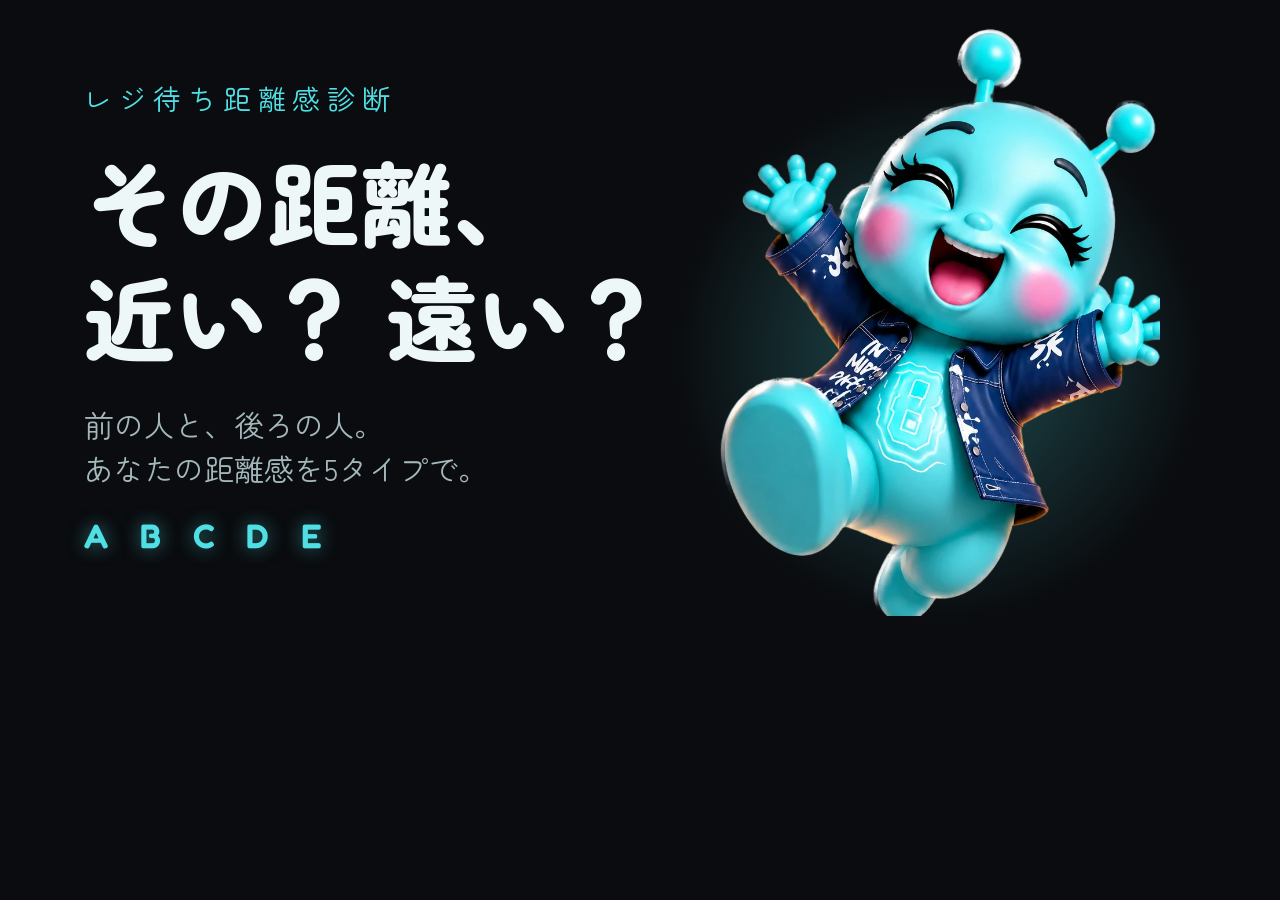
<file: distance/assets/ogp.html>
<!doctype html><html><head><meta charset="utf-8">
<link href="https://fonts.googleapis.com/css2?family=Zen+Maru+Gothic:wght@500;900&family=Fredoka:wght@600&display=swap" rel="stylesheet">
<style>html,body{margin:0}body{width:1200px;height:630px;background:#0a0c0f;color:#eef7f8;font-family:"Zen Maru Gothic",sans-serif;position:relative;overflow:hidden}
.t{position:absolute;left:84px;top:78px}.l{color:#4fdfe4;letter-spacing:.24em;font-size:28px;margin:0 0 24px}.h{margin:0;font-size:92px;font-weight:900;line-height:1.25}.s{margin:30px 0 0;color:#a4b8bc;font-size:30px}
.c{position:absolute;right:40px;top:28px;width:440px}.c::before{content:"";position:absolute;inset:10% -10% 0;background:radial-gradient(closest-side,rgba(79,223,228,.32),rgba(79,223,228,0));}
.c img{position:relative;width:100%}.abc{font-family:Fredoka,"Zen Maru Gothic",sans-serif;font-weight:600;color:#4fdfe4;letter-spacing:.35em;font-size:34px;position:absolute;left:84px;bottom:40px;text-shadow:0 0 18px rgba(79,223,228,.55)}</style></head><body>
<div class="c"><img src="ikepy.webp"></div>
<div class="t"><p class="l">レジ待ち距離感診断</p><p class="h">その距離、<br>近い？ 遠い？</p><p class="s">前の人と、後ろの人。<br>あなたの距離感を5タイプで。</p></div>
<p class="abc">A B C D E</p></body></html>
</file>
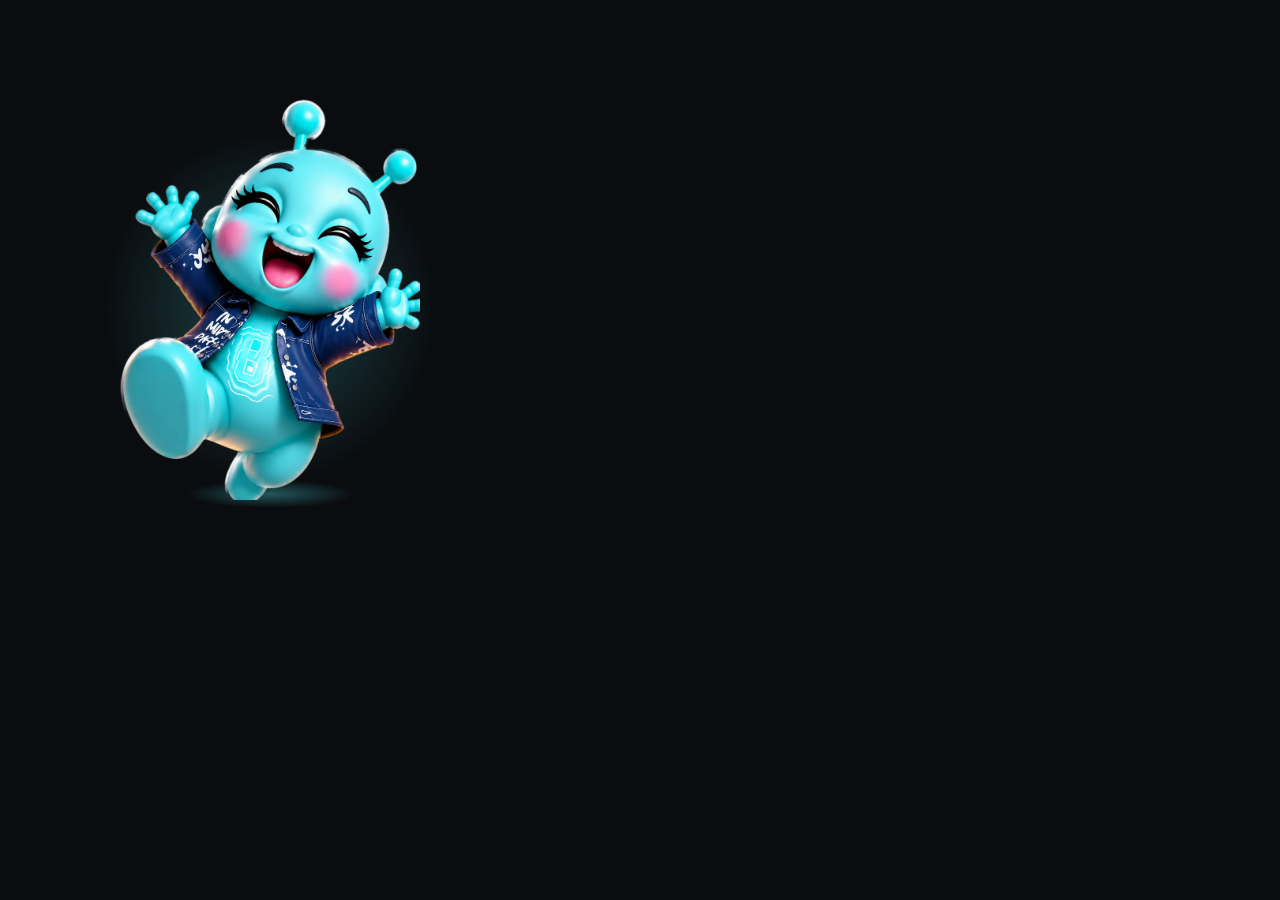
<file: distance/tools/dance-render.html>
<!doctype html><html><head><meta charset="utf-8">
<!-- GIF/動画書き出し用のステージ（サイトには載せない）。?dance=hop -->
<link rel="stylesheet" href="../css/tokens.css"><link rel="stylesheet" href="../css/style.css">
<style>html,body{margin:0;background:#0a0c0f}.box{width:540px;height:540px;display:grid;place-items:end center;padding-bottom:40px;box-sizing:border-box;overflow:hidden}
.ikepy-hero{width:300px;margin:0}.dance-chip{display:none}</style></head><body>
<div class="box"><figure class="ikepy-hero"><div class="stage"><span class="floor-shadow"></span><span class="dancer"><img src="../assets/ikepy.webp" width="760" height="1015"></span></div></figure></div>
<script>document.querySelector('.dancer').setAttribute('data-dance', new URLSearchParams(location.search).get('dance')||'hop');</script>
</body></html>
</file>
<file: css/tokens.css>
/* =========================================================
   design tokens — ikeP portfolio v3
   コンセプト：上質な季刊誌「ikeP通信」
   温かいアイボリーの紙 × エスプレッソの墨 × 真鍮の一点。
   装飾差し替えは原則このファイルの変数だけで完結する。
   ========================================================= */

:root {
  /* ---- paper / surfaces（温かいアイボリー） ---- */
  --c-paper:   #f2ebdd;   /* 基調の紙 */
  --c-paper-2: #f8f2e6;   /* 浮き（カード等） */
  --c-paper-3: #ece2d0;   /* 沈み（章の交互背景） */
  --c-paper-ink: #201a13; /* 濃色面（便り等）の背景 */

  /* ---- ink（温かい墨） ---- */
  --c-ink:        #2a2219;   /* 本文 */
  --c-heading:    #1c150d;   /* 見出し */
  --c-ink-soft:   #6d6252;   /* 補足 */
  --c-ink-faint:  #9c917d;   /* 罫寄り・キャプション */
  --c-on-dark:    #f2ebdd;   /* 濃色面の上の文字 */
  --c-on-dark-soft:#c8bda6;

  /* ---- brass（真鍮：点で効かせる） ---- */
  --c-brass:      #a9814e;
  --c-brass-deep: #866237;
  --c-brass-bright:#c29a63;
  --c-brass-soft: rgba(169, 129, 78, 0.12);
  --c-brass-line: rgba(169, 129, 78, 0.42);

  /* ---- hairlines ---- */
  --c-line:      rgba(42, 34, 25, 0.16);
  --c-line-soft: rgba(42, 34, 25, 0.09);
  --c-line-dark: rgba(242, 235, 221, 0.16);

  /* ---- semantic ---- */
  --c-bg:      var(--c-paper);
  --c-text:    var(--c-ink);
  --c-cta-bg:  var(--c-heading);
  --c-cta-ink: var(--c-paper);
  --c-link:    var(--c-brass-deep);

  /* ---- typography ---- */
  --ff-display: "Fraunces", "Shippori Mincho", "Noto Serif JP", serif;
  --ff-mincho:  "Shippori Mincho", "Noto Serif JP", "Yu Mincho", serif;
  --ff-sans:    "Noto Sans JP", system-ui, -apple-system, "Segoe UI", sans-serif;
  --ff-base:    var(--ff-sans);

  --fs-hero:  clamp(2.4rem, 6vw, 4.4rem);
  --fs-h1:    clamp(2rem, 5vw, 3.4rem);
  --fs-h2:    clamp(1.55rem, 3.6vw, 2.4rem);
  --fs-h3:    clamp(1.2rem, 2.1vw, 1.5rem);
  --fs-lead:  clamp(1.1rem, 2.2vw, 1.4rem);
  --fs-body:  1.02rem;
  --fs-small: 0.9rem;
  --fs-cap:   0.8rem;
  --fs-label: 0.72rem;   /* 章ラベル（広トラッキング） */

  --lh-tight: 1.08;
  --lh-snug:  1.4;
  --lh-body:  1.95;

  --fw-thin:   300;
  --fw-normal: 400;
  --fw-medium: 500;
  --fw-semi:   600;
  --fw-bold:   700;
  --fw-black:  900;

  --ls-tight: -0.015em;
  --ls-label: 0.28em;
  --ls-wide:  0.12em;

  /* ---- spacing（余白広め・紙面的） ---- */
  --sp-1: 0.25rem;
  --sp-2: 0.5rem;
  --sp-3: 0.75rem;
  --sp-4: 1rem;
  --sp-5: 1.5rem;
  --sp-6: 2rem;
  --sp-7: 3rem;
  --sp-8: 4.5rem;
  --sp-9: 7rem;
  --sp-10: 10rem;

  /* ---- layout ---- */
  --w-max:  1200px;
  --w-text: 62ch;
  --gutter: clamp(1.4rem, 6vw, 4.5rem);

  /* ---- radius（紙面は角を立てる：控えめ） ---- */
  --r-sm: 3px;
  --r-md: 6px;
  --r-lg: 12px;
  --r-pill: 999px;

  /* ---- shadow（紙の落ち影：ごく淡く） ---- */
  --sh-1: 0 1px 2px rgba(42, 34, 25, 0.06);
  --sh-2: 0 18px 44px rgba(42, 34, 25, 0.12);
  --sh-3: 0 30px 70px rgba(42, 34, 25, 0.16);

  /* ---- motion ---- */
  --ease: cubic-bezier(0.22, 0.7, 0.24, 1);
  --dur: 300ms;

  --z-header: 100;
}
</file>
<file: css/style.css>
/* =========================================================
   style — ikeP portfolio v3 「季刊誌」エディトリアル
   温かいアイボリー × エスプレッソ × 真鍮。値は tokens.css。
   ========================================================= */

*, *::before, *::after { box-sizing: border-box; }
html { -webkit-text-size-adjust: 100%; scroll-behavior: smooth; }

body {
  margin: 0;
  font-family: var(--ff-base);
  font-size: var(--fs-body);
  line-height: var(--lh-body);
  color: var(--c-text);
  background: var(--c-paper);
  -webkit-font-smoothing: antialiased;
  text-rendering: optimizeLegibility;
}

img, svg { max-width: 100%; height: auto; display: block; }
a { color: var(--c-link); text-decoration: none; }
a:hover { color: var(--c-brass); }
h1, h2, h3 { margin: 0; color: var(--c-heading); line-height: var(--lh-tight); font-weight: var(--fw-semi); text-wrap: balance; }
p { margin: 0; }
::selection { background: var(--c-brass); color: var(--c-paper); }
:focus-visible { outline: 2px solid var(--c-brass); outline-offset: 3px; }

/* アンカー着地：固定ヘッダー分の余白。行組みの美化 */
section[id], [id].section { scroll-margin-top: 92px; }
.hero__lead, .lede p, .statement__text, .service__meta, .profile__body p, .contact__lead { text-wrap: pretty; }

/* ---- layout helpers ---- */
.wrap { width: 100%; max-width: var(--w-max); margin-inline: auto; padding-inline: var(--gutter); }
.section { padding-block: clamp(var(--sp-8), 12vw, var(--sp-10)); }
.section--tight { padding-block: clamp(var(--sp-7), 9vw, var(--sp-9)); }
.section--alt { background: var(--c-paper-3); }
.rule { border: 0; border-top: 1px solid var(--c-line); margin: 0; }

/* 章ラベル（通し番号＋和文章題・広トラッキング） */
.chapter { display: flex; align-items: baseline; gap: var(--sp-4); margin-bottom: var(--sp-6); }
.chapter__no { font-family: var(--ff-display); font-size: var(--fs-h3); font-weight: var(--fw-semi); color: var(--c-brass); font-variant-numeric: lining-nums; font-style: italic; }
.chapter__label { font-family: var(--ff-sans); font-size: var(--fs-label); letter-spacing: var(--ls-label); text-transform: uppercase; color: var(--c-ink-soft); }
.chapter__rule { flex: 1; height: 1px; background: var(--c-line); align-self: center; }

.lede { max-width: var(--w-text); }
.lede h2 { font-family: var(--ff-mincho); font-size: var(--fs-h1); font-weight: var(--fw-semi); letter-spacing: var(--ls-tight); }
.lede p { color: var(--c-ink-soft); margin-top: var(--sp-4); font-size: var(--fs-lead); font-family: var(--ff-mincho); line-height: 1.7; }

.skip-link { position: absolute; left: -999px; top: 0; background: var(--c-heading); color: var(--c-paper); padding: var(--sp-2) var(--sp-4); z-index: 200; }
.skip-link:focus { left: 0; }

/* =========================================================
   header
   ========================================================= */
.site-header {
  position: sticky; top: 0; z-index: var(--z-header);
  background: color-mix(in srgb, var(--c-paper) 84%, transparent);
  backdrop-filter: blur(8px);
  border-bottom: 1px solid transparent;
  transition: border-color var(--dur) var(--ease), background var(--dur);
}
.site-header.is-scrolled { border-bottom-color: var(--c-line); }
.nav { display: flex; align-items: center; justify-content: space-between; height: 76px; gap: var(--sp-4); }
.brand { display: inline-flex; align-items: baseline; gap: 0.1em; font-family: var(--ff-display); font-size: 1.55rem; font-weight: var(--fw-semi); color: var(--c-heading); letter-spacing: var(--ls-tight); }
.brand:hover { color: var(--c-heading); }
.brand .k { font-style: italic; color: var(--c-brass); }
.nav__links { display: flex; align-items: center; gap: clamp(var(--sp-4), 2.6vw, var(--sp-6)); }
.nav__links a { font-family: var(--ff-sans); color: var(--c-ink-soft); font-size: var(--fs-small); font-weight: var(--fw-medium); }
.nav__links a:hover { color: var(--c-heading); }
.nav__links a:not(.is-cta) { position: relative; }
.nav__links a:not(.is-cta)::after { content: ""; position: absolute; left: 0; right: 100%; bottom: -5px; height: 1px; background: var(--c-brass); transition: right var(--dur) var(--ease); }
.nav__links a:not(.is-cta):hover::after { right: 0; }
.nav__links a.is-cta { color: var(--c-cta-ink); background: var(--c-heading); padding: 0.55em 1.3em; border-radius: var(--r-pill); }
.nav__links a.is-cta:hover { background: var(--c-brass-deep); color: var(--c-paper); }
.nav__toggle { display: none; }

@media (max-width: 780px) {
  .nav__toggle {
    display: inline-flex; align-items: center; justify-content: center; width: 46px; height: 46px;
    background: transparent; border: 1px solid var(--c-line); border-radius: var(--r-sm); cursor: pointer;
  }
  .nav__toggle span, .nav__toggle span::before, .nav__toggle span::after {
    content: ""; display: block; width: 18px; height: 1.5px; background: var(--c-heading); position: relative;
    transition: transform var(--dur) var(--ease), opacity var(--dur);
  }
  .nav__toggle span::before { position: absolute; top: -6px; }
  .nav__toggle span::after  { position: absolute; top: 6px; }
  .nav[data-open="true"] .nav__toggle span { background: transparent; }
  .nav[data-open="true"] .nav__toggle span::before { transform: translateY(6px) rotate(45deg); }
  .nav[data-open="true"] .nav__toggle span::after  { transform: translateY(-6px) rotate(-45deg); }
  .nav__links {
    position: absolute; top: 76px; left: 0; right: 0; flex-direction: column; align-items: stretch; gap: 0;
    background: var(--c-paper-2); border-top: 1px solid var(--c-line); border-bottom: 1px solid var(--c-line);
    padding: var(--sp-2) var(--gutter) var(--sp-5);
    transform: translateY(-8px); opacity: 0; pointer-events: none;
    transition: opacity var(--dur) var(--ease), transform var(--dur) var(--ease);
  }
  .nav[data-open="true"] .nav__links { opacity: 1; transform: none; pointer-events: auto; }
  .nav__links a { padding: var(--sp-4) 0; border-bottom: 1px solid var(--c-line-soft); font-size: 1.05rem; }
  .nav__links a.is-cta { margin-top: var(--sp-4); border: none; text-align: center; }
}

/* =========================================================
   buttons
   ========================================================= */
.btn {
  display: inline-flex; align-items: center; gap: var(--sp-2);
  font-family: var(--ff-sans); font-weight: var(--fw-semi); font-size: var(--fs-small);
  padding: 0.85em 1.7em; border-radius: var(--r-pill); border: 1px solid transparent; cursor: pointer;
  transition: transform var(--dur) var(--ease), background var(--dur), color var(--dur), border-color var(--dur);
  min-height: 44px;
}
.btn:hover { transform: translateY(-2px); }
.btn--primary { background: var(--c-heading); color: var(--c-paper); }
.btn--primary:hover { background: var(--c-brass-deep); color: var(--c-paper); }
.btn--ghost { background: transparent; color: var(--c-heading); border-color: var(--c-line); }
.btn--ghost:hover { border-color: var(--c-brass); color: var(--c-brass-deep); }
.btn__arrow { transition: transform var(--dur) var(--ease); }
.btn:hover .btn__arrow { transform: translateX(4px); }

/* =========================================================
   masthead + hero（表紙）
   ========================================================= */
.masthead { border-bottom: 1px solid var(--c-line); }
.masthead__row { display: flex; flex-wrap: wrap; align-items: center; justify-content: space-between; gap: var(--sp-2) var(--sp-4); padding-block: var(--sp-3); font-family: var(--ff-sans); font-size: var(--fs-label); letter-spacing: var(--ls-wide); color: var(--c-ink-faint); }
.masthead__row .em { color: var(--c-brass); }

.hero { padding-block: clamp(var(--sp-8), 11vw, var(--sp-10)); }
.hero__grid { display: grid; grid-template-columns: 1.1fr 0.9fr; gap: clamp(var(--sp-6), 6vw, var(--sp-9)); align-items: center; }
.hero__eyebrow { font-family: var(--ff-sans); font-size: var(--fs-label); letter-spacing: var(--ls-label); text-transform: uppercase; color: var(--c-ink-soft); display: inline-flex; align-items: center; gap: var(--sp-3); }
.hero__eyebrow::before { content: ""; width: 30px; height: 1px; background: var(--c-brass); }
.hero h1 { font-family: var(--ff-mincho); font-weight: var(--fw-semi); font-size: var(--fs-hero); line-height: 1.14; letter-spacing: var(--ls-tight); margin-top: var(--sp-5); }
.hero h1 .brass { color: var(--c-brass); font-family: var(--ff-display); font-style: italic; font-weight: var(--fw-semi); }
.hero__lead { margin-top: var(--sp-6); font-family: var(--ff-mincho); font-size: var(--fs-lead); color: var(--c-ink); max-width: 34ch; line-height: 1.85; }
.hero__cta { margin-top: var(--sp-7); display: flex; flex-wrap: wrap; gap: var(--sp-3); }
.hero__pillars { margin-top: var(--sp-6); display: flex; flex-wrap: wrap; gap: var(--sp-2) var(--sp-5); font-family: var(--ff-sans); font-size: var(--fs-small); color: var(--c-ink-soft); }
.hero__pillars span { display: inline-flex; align-items: center; gap: var(--sp-2); }
.hero__pillars span::before { content: "—"; color: var(--c-brass); }

.plate { position: relative; }
.plate__frame { border: 1px solid var(--c-brass-line); padding: 10px; background: var(--c-paper-2); box-shadow: var(--sh-2); }
.plate__img { width: 100%; display: block; }
.plate__cap { margin-top: var(--sp-3); font-family: var(--ff-display); font-style: italic; font-size: var(--fs-cap); color: var(--c-ink-faint); text-align: right; }

@media (max-width: 900px) {
  .hero__grid { grid-template-columns: 1fr; }
  .plate { grid-row: 1; max-width: 340px; margin-inline: auto; }
}

/* =========================================================
   序（statement）
   ========================================================= */
.statement__inner { padding-block: clamp(var(--sp-7), 9vw, var(--sp-9)); }
.statement__big { font-family: var(--ff-mincho); font-size: clamp(1.7rem, 5vw, 3rem); line-height: 1.5; color: var(--c-heading); font-weight: var(--fw-medium); max-width: 16ch; }
.statement__big .brass { color: var(--c-brass); font-family: var(--ff-display); font-style: italic; }
.statement__text { margin-top: var(--sp-5); font-family: var(--ff-mincho); color: var(--c-ink-soft); font-size: var(--fs-lead); line-height: 1.95; max-width: 44ch; }
.statement__sig { margin-top: var(--sp-6); font-family: var(--ff-display); font-style: italic; color: var(--c-ink-soft); font-size: var(--fs-body); }

/* =========================================================
   仕事（services）
   ========================================================= */
.services__list { border-top: 1px solid var(--c-line); margin-top: var(--sp-6); }
.service {
  display: grid; grid-template-columns: auto 1fr auto; gap: clamp(var(--sp-4), 4vw, var(--sp-8)); align-items: baseline;
  padding: clamp(var(--sp-5), 4vw, var(--sp-7)) 0; border-bottom: 1px solid var(--c-line);
  transition: background var(--dur) var(--ease);
}
.service:hover { background: color-mix(in srgb, var(--c-brass) 5%, transparent); }
.service__no { font-family: var(--ff-display); font-style: italic; font-size: var(--fs-h2); color: var(--c-brass); }
.service__title { font-family: var(--ff-mincho); font-size: var(--fs-h2); color: var(--c-heading); font-weight: var(--fw-semi); }
.service__meta { margin-top: var(--sp-3); font-family: var(--ff-sans); font-size: var(--fs-small); color: var(--c-ink-soft); max-width: 46ch; line-height: var(--lh-snug); }
.service__meta b { color: var(--c-ink); font-weight: var(--fw-semi); }
.service__aside { text-align: right; font-family: var(--ff-sans); font-size: var(--fs-cap); color: var(--c-ink-faint); white-space: nowrap; }
.service__aside a { color: var(--c-brass-deep); font-weight: var(--fw-semi); }

@media (max-width: 720px) {
  .service { grid-template-columns: auto 1fr; }
  .service__aside { grid-column: 1 / -1; text-align: left; margin-top: var(--sp-2); }
}

/* =========================================================
   作品集（works）— エディトリアル・ギャラリー
   ========================================================= */
.works__head { display: flex; align-items: flex-end; justify-content: space-between; gap: var(--sp-5); flex-wrap: wrap; }
.filters { display: flex; flex-wrap: wrap; gap: var(--sp-2); margin: var(--sp-6) 0 var(--sp-7); }
.filter {
  font-family: var(--ff-sans); background: transparent; color: var(--c-ink-soft); border: 1px solid var(--c-line);
  font-size: var(--fs-small); padding: 0.5em 1.2em; border-radius: var(--r-pill); cursor: pointer; min-height: 40px;
  transition: color var(--dur), border-color var(--dur), background var(--dur);
}
.filter:hover { color: var(--c-heading); border-color: var(--c-brass-line); }
.filter[aria-pressed="true"] { background: var(--c-heading); color: var(--c-paper); border-color: var(--c-heading); }

.gallery { display: grid; grid-template-columns: repeat(12, 1fr); gap: clamp(var(--sp-4), 2.6vw, var(--sp-6)); }
.work { grid-column: span 4; display: flex; flex-direction: column; }
.work--wide, .work--lg { grid-column: span 8; }
.work__media { position: relative; overflow: hidden; background: var(--c-paper-3); border: 1px solid var(--c-line-soft); aspect-ratio: 4 / 5; }
.work--wide .work__media, .work--lg .work__media { aspect-ratio: 16 / 10; }
.work--tall .work__media { aspect-ratio: 3 / 4; }
.work__media img { width: 100%; height: 100%; object-fit: cover; object-position: center; transition: transform 600ms var(--ease), filter 600ms var(--ease); filter: saturate(0.96); }
.work:hover .work__media img { transform: scale(1.035); filter: saturate(1.05); }
.work__no { position: absolute; top: var(--sp-3); left: var(--sp-3); font-family: var(--ff-display); font-style: italic; font-size: var(--fs-small); color: var(--c-paper); mix-blend-mode: difference; }
.work__body { display: flex; align-items: baseline; justify-content: space-between; gap: var(--sp-4); padding-top: var(--sp-3); border-top: 1px solid var(--c-line); margin-top: var(--sp-3); }
.work__title { font-family: var(--ff-mincho); font-size: var(--fs-h3); color: var(--c-heading); font-weight: var(--fw-semi); }
.work__desc { font-family: var(--ff-sans); font-size: var(--fs-small); color: var(--c-ink-soft); margin-top: var(--sp-1); line-height: var(--lh-snug); }
.work__cat { font-family: var(--ff-sans); font-size: var(--fs-cap); letter-spacing: var(--ls-wide); text-transform: uppercase; color: var(--c-brass-deep); white-space: nowrap; }
.gallery__empty { grid-column: 1 / -1; color: var(--c-ink-soft); font-family: var(--ff-mincho); padding: var(--sp-6) 0; }

@media (max-width: 900px) {
  .gallery { grid-template-columns: repeat(6, 1fr); }
  .work { grid-column: span 3; }
  .work--wide, .work--lg { grid-column: span 6; }
}
@media (max-width: 560px) {
  .gallery { grid-template-columns: 1fr; gap: var(--sp-6); }
  .work, .work--wide, .work--lg { grid-column: auto; }
  .work__media { aspect-ratio: 4 / 3; }
  .work--tall .work__media { aspect-ratio: 4 / 3; }
}

/* =========================================================
   人（profile）
   ========================================================= */
.profile__grid { display: grid; grid-template-columns: 0.85fr 1.15fr; gap: clamp(var(--sp-6), 5vw, var(--sp-8)); align-items: start; }
.profile__plate { border: 1px solid var(--c-brass-line); padding: 8px; background: var(--c-paper-2); }
.profile__plate img { width: 100%; display: block; }
.profile__facts { list-style: none; margin: var(--sp-6) 0 0; padding: 0; }
.fact { display: flex; justify-content: space-between; gap: var(--sp-4); padding: var(--sp-3) 0; border-top: 1px solid var(--c-line); font-family: var(--ff-sans); font-size: var(--fs-small); }
.fact:last-child { border-bottom: 1px solid var(--c-line); }
.fact__k { color: var(--c-ink-faint); letter-spacing: var(--ls-wide); text-transform: uppercase; font-size: var(--fs-cap); }
.fact__v { color: var(--c-ink); text-align: right; }
.profile__body h2 { font-family: var(--ff-mincho); font-size: var(--fs-h1); font-weight: var(--fw-semi); }
.profile__lead { font-family: var(--ff-mincho); font-size: var(--fs-lead); color: var(--c-heading); margin-top: var(--sp-5); line-height: 1.75; }
.profile__body p { margin-top: var(--sp-5); font-family: var(--ff-mincho); color: var(--c-ink); line-height: 1.95; }
.profile__body p.muted { color: var(--c-ink-faint); font-family: var(--ff-sans); font-size: var(--fs-small); }
.creds { list-style: none; margin: var(--sp-6) 0 0; padding: 0; display: grid; gap: var(--sp-3); }
.cred { display: flex; gap: var(--sp-3); align-items: baseline; font-family: var(--ff-sans); }
.cred__mark { color: var(--c-brass); font-family: var(--ff-display); font-style: italic; }
.cred__t { color: var(--c-heading); font-weight: var(--fw-semi); font-size: var(--fs-small); }
.cred__d { color: var(--c-ink-soft); font-size: var(--fs-cap); }
@media (max-width: 860px) { .profile__grid { grid-template-columns: 1fr; } .profile__plate { max-width: 320px; } }

/* =========================================================
   今日の30秒（habit）— 誌面の連載コラム
   ========================================================= */
.habit__mount { margin-top: var(--sp-6); }
.habit {
  max-width: 62ch;
  background: var(--c-paper-2);
  border: 1px solid var(--c-brass-line);
  padding: clamp(var(--sp-5), 4vw, var(--sp-7));
  box-shadow: var(--sh-1);
}
.habit__meta { display: flex; align-items: baseline; flex-wrap: wrap; gap: var(--sp-3); padding-bottom: var(--sp-4); border-bottom: 1px solid var(--c-line-soft); }
.habit__no { font-family: var(--ff-display); font-style: italic; font-size: var(--fs-h3); color: var(--c-brass); }
.habit__date { font-family: var(--ff-sans); font-size: var(--fs-cap); letter-spacing: var(--ls-wide); color: var(--c-ink-faint); }
.habit__tag { margin-left: auto; font-family: var(--ff-sans); font-size: var(--fs-cap); letter-spacing: var(--ls-wide); color: var(--c-brass-deep); border: 1px solid var(--c-brass-line); border-radius: var(--r-pill); padding: 0.2em 0.9em; }
.habit__title { font-family: var(--ff-mincho); font-size: var(--fs-h2); color: var(--c-heading); font-weight: var(--fw-semi); margin-top: var(--sp-5); line-height: 1.4; }
.habit__body { font-family: var(--ff-mincho); color: var(--c-ink); margin-top: var(--sp-4); line-height: 1.95; }
.habit__steps { list-style: none; counter-reset: step; margin: var(--sp-5) 0 0; padding: 0; display: grid; gap: var(--sp-3); }
.habit__steps li { counter-increment: step; position: relative; padding-left: 2.4em; font-family: var(--ff-sans); font-size: var(--fs-small); color: var(--c-ink-soft); line-height: var(--lh-snug); }
.habit__steps li::before {
  content: counter(step); position: absolute; left: 0; top: -0.05em;
  font-family: var(--ff-display); font-style: italic; color: var(--c-brass);
  width: 1.7em; text-align: center; border-bottom: 1px solid var(--c-brass-line);
}

/* =========================================================
   便り（contact）— 濃色エスプレッソ面
   ========================================================= */
.contact { background: var(--c-paper-ink); color: var(--c-on-dark); }
.contact .chapter__label { color: var(--c-on-dark-soft); }
.contact .chapter__rule { background: var(--c-line-dark); }
.contact__grid { display: grid; grid-template-columns: 1.1fr 0.9fr; gap: clamp(var(--sp-6), 5vw, var(--sp-8)); align-items: start; }
.contact h2 { font-family: var(--ff-mincho); color: var(--c-on-dark); font-size: clamp(1.9rem, 4.6vw, 3rem); font-weight: var(--fw-semi); line-height: 1.35; }
.contact__lead { font-family: var(--ff-mincho); color: var(--c-on-dark-soft); margin-top: var(--sp-5); font-size: var(--fs-lead); line-height: 1.8; max-width: 38ch; }
.contact__channels { display: grid; gap: 0; border-top: 1px solid var(--c-line-dark); }
.channel { display: flex; align-items: center; justify-content: space-between; gap: var(--sp-4); padding: var(--sp-5) var(--sp-2); border-bottom: 1px solid var(--c-line-dark); transition: padding var(--dur) var(--ease), color var(--dur); min-height: 44px; }
a.channel:hover { padding-left: var(--sp-4); }
.channel[aria-disabled="true"] { opacity: 0.62; }
.channel__name { display: block; font-family: var(--ff-mincho); color: var(--c-on-dark); font-weight: var(--fw-semi); font-size: var(--fs-h3); }
.channel__desc { display: block; font-family: var(--ff-sans); font-size: var(--fs-cap); color: var(--c-on-dark-soft); margin-top: 4px; }
.channel__go { font-family: var(--ff-display); font-style: italic; color: var(--c-brass-bright); font-size: 1.3rem; }
.channel__go--soon { font-family: var(--ff-sans); font-style: normal; font-size: var(--fs-cap); color: var(--c-on-dark-soft); letter-spacing: var(--ls-wide); white-space: nowrap; }
.selllist { margin-top: var(--sp-7); }
.selllist__k { font-family: var(--ff-sans); font-size: var(--fs-cap); letter-spacing: var(--ls-label); text-transform: uppercase; color: var(--c-brass-bright); }
.selllist__items { display: flex; flex-wrap: wrap; gap: var(--sp-2) var(--sp-4); margin-top: var(--sp-3); }
.sell { font-family: var(--ff-sans); font-size: var(--fs-small); color: var(--c-on-dark-soft); display: inline-flex; align-items: center; gap: var(--sp-2); }
.sell:hover { color: var(--c-brass-bright); }
.sell::before { content: ""; width: 5px; height: 5px; border-radius: 50%; background: var(--c-brass); display: inline-block; }
@media (max-width: 820px) { .contact__grid { grid-template-columns: 1fr; } }

/* =========================================================
   footer
   ========================================================= */
.site-footer { background: var(--c-paper-ink); color: var(--c-on-dark-soft); border-top: 1px solid var(--c-line-dark); }
.site-footer__grid { display: flex; flex-wrap: wrap; align-items: center; justify-content: space-between; gap: var(--sp-4); padding-block: var(--sp-6); }
.site-footer .brand { color: var(--c-on-dark); }
.site-footer small { font-family: var(--ff-sans); color: var(--c-ink-faint); font-size: var(--fs-cap); }

/* =========================================================
   reveal（.has-js の時だけ初期非表示：JS無効でも内容は見える）
   ========================================================= */
.has-js .reveal { opacity: 0; transform: translateY(18px); transition: opacity 800ms var(--ease), transform 800ms var(--ease); }
.has-js .reveal.is-in { opacity: 1; transform: none; }

@media (prefers-reduced-motion: reduce) {
  * { scroll-behavior: auto !important; }
  .has-js .reveal { opacity: 1; transform: none; transition: none; }
  .btn:hover, .work:hover .work__media img { transform: none; }
}
</file>
<file: distance/css/tokens.css>
/* =========================================================
   design tokens — レジ待ち距離感診断 v2
   夜の黒 × イケピーのティール × ほっぺのピンク。
   装飾の差し替えはこのファイルで完結。
   ========================================================= */
:root {
  color-scheme: dark;

  /* surfaces（わずかに青みのある黒） */
  --c-bg:      #0a0c0f;
  --c-bg-2:    #12161b;
  --c-bg-3:    #1a2027;
  --c-line:    rgba(214, 244, 246, 0.12);
  --c-line-2:  rgba(214, 244, 246, 0.26);

  /* text */
  --c-text:    #eef7f8;
  --c-text-2:  #a4b8bc;
  --c-text-3:  #6b7d82;

  /* accent（イケピーの体色） */
  --c-teal:      #4fdfe4;
  --c-teal-2:    #9bf1f3;
  --c-teal-deep: #1c8f96;
  --c-teal-soft: rgba(79, 223, 228, 0.12);
  --c-teal-line: rgba(79, 223, 228, 0.5);
  --glow:        0 0 24px rgba(79, 223, 228, 0.45);
  --glow-text:   0 0 18px rgba(79, 223, 228, 0.55);

  /* second accent（ほっぺのピンク：近すぎ警告にも使う） */
  --c-pink:      #ff78ad;
  --c-pink-soft: rgba(255, 120, 173, 0.14);
  --c-warn:      var(--c-pink);

  /* other figures in the scene */
  --c-other:     #3a454c;

  /* zones（ホールの距離帯） */
  --c-zone-1: rgba(255, 120, 173, 0.22);  /* 密接 */
  --c-zone-2: rgba(79, 223, 228, 0.13);   /* 個体 */
  --c-zone-3: rgba(214, 244, 246, 0.04);  /* 社会 */

  /* type */
  --ff-base:   "Zen Maru Gothic", "Hiragino Maru Gothic ProN", "Noto Sans JP", system-ui, sans-serif;
  --ff-latin:  "Fredoka", "Zen Maru Gothic", system-ui, sans-serif;

  --fs-hero:  clamp(2.1rem, 8vw, 3.6rem);
  --fs-h2:    clamp(1.4rem, 4.6vw, 2rem);
  --fs-h3:    clamp(1.1rem, 3.2vw, 1.3rem);
  --fs-body:  1rem;
  --fs-small: 0.9rem;
  --fs-cap:   0.78rem;
  --ls-label: 0.2em;
  --lh-body:  1.85;

  /* space */
  --sp-1: 0.25rem; --sp-2: 0.5rem; --sp-3: 0.75rem; --sp-4: 1rem;
  --sp-5: 1.5rem;  --sp-6: 2rem;   --sp-7: 3rem;    --sp-8: 4.5rem;

  --w-max: 640px;
  --gutter: 16px;

  --r-sm: 12px; --r-md: 18px; --r-pill: 999px;

  --ease: cubic-bezier(0.22, 0.7, 0.24, 1);
  --bounce: cubic-bezier(0.34, 1.56, 0.64, 1);
  --dur: 320ms;
}
</file>
<file: distance/css/style.css>
/* =========================================================
   レジ待ち距離感診断 — layout / components
   色・フォント・余白は tokens.css の変数のみ参照
   ========================================================= */
*, *::before, *::after { box-sizing: border-box; }
html { -webkit-text-size-adjust: 100%; }
body {
  margin: 0;
  background: var(--c-bg);
  color: var(--c-text);
  font-family: var(--ff-base);
  font-size: var(--fs-body);
  line-height: var(--lh-body);
  -webkit-font-smoothing: antialiased;
}
button, input { font: inherit; color: inherit; }
[hidden] { display: none !important; }
:focus-visible { outline: 2px solid var(--c-teal); outline-offset: 3px; }
h1:focus, h2:focus { outline: none; }

.wrap {
  width: 100%;
  max-width: var(--w-max);
  margin: 0 auto;
  padding: 0 var(--gutter);
}
main.wrap { padding-top: var(--sp-7); padding-bottom: var(--sp-7); overflow-x: clip; }
.pc { display: none; }
@media (min-width: 640px) {
  .pc { display: inline; }
  :root { --gutter: 24px; }
}

/* ---------- progress ---------- */
.progress {
  position: fixed; inset: 0 0 auto 0; height: 2px;
  background: var(--c-line); z-index: 10;
}
.progress span {
  display: block; height: 100%; width: 0;
  background: var(--c-teal);
  transition: width var(--dur) var(--ease);
}

/* ---------- screens ---------- */
.screen { animation: rise 520ms var(--ease) both; }
@keyframes rise { from { opacity: 0; transform: translateY(10px); } to { opacity: 1; transform: none; } }
@media (prefers-reduced-motion: reduce) {
  .screen { animation: none; }
  .progress span, .bar i, .choice { transition: none; }
}

.label {
  margin: 0 0 var(--sp-4);
  font-size: var(--fs-cap);
  letter-spacing: var(--ls-label);
  color: var(--c-teal);
}
.hero {
  margin: 0 0 var(--sp-5);
  font-size: var(--fs-hero);
  font-weight: 900;
  text-wrap: balance;
  line-height: 1.3;
  letter-spacing: 0.02em;
}
.lead { margin: 0 0 var(--sp-6); color: var(--c-text-2); }
.meta { margin: var(--sp-4) 0 0; font-size: var(--fs-cap); color: var(--c-text-3); text-align: center; }

.friend {
  margin: 0 0 var(--sp-5);
  padding: var(--sp-4) var(--sp-5);
  border-left: 2px solid var(--c-teal);
  background: var(--c-teal-soft);
  font-size: var(--fs-small);
}
.friend p { margin: 0; }
.friend strong { color: var(--c-teal-2); font-weight: 600; }

.step {
  margin: 0 0 var(--sp-3);
  font-family: var(--ff-latin);
  font-size: var(--fs-small);
  color: var(--c-teal);
  letter-spacing: 0.1em;
}
.q {
  margin: 0 0 var(--sp-3);
  font-size: var(--fs-h2);
  font-weight: 600;
  line-height: 1.55;
}
.hint { margin: 0 0 var(--sp-5); font-size: var(--fs-small); color: var(--c-text-2); }

/* ---------- scene (SVG) ---------- */
.scene-wrap { margin: 0 0 var(--sp-5); }
.scene-wrap figcaption { margin-top: var(--sp-2); font-size: var(--fs-small); color: var(--c-text-2); text-align: center; }
.scene-wrap figcaption b { font-family: var(--ff-latin); color: var(--c-teal-2); font-weight: 600; font-size: 1.1em; }
.scene { display: block; width: 100%; height: auto; overflow: visible; }
.scene .floor { stroke: var(--c-line-2); stroke-width: 1; }
.scene .register rect { fill: var(--c-bg-3); stroke: var(--c-line-2); }
.scene .fig { fill: var(--c-other); transition: transform 120ms linear; }
.scene .fig-you { fill: var(--c-teal); filter: drop-shadow(0 0 5px rgba(79, 223, 228, 0.6)); }
.scene .fig-you .antenna { stroke: var(--c-teal); stroke-width: 2.5; stroke-linecap: round; }
.scene .fig-label { fill: var(--c-text-3); font-size: 10px; font-family: var(--ff-base); }
.scene .fig-you .fig-label { fill: var(--c-teal-2); }
.scene .zone.z1 { fill: var(--c-zone-1); }
.scene .zone.z2 { fill: var(--c-zone-2); }
.scene .zone.z3 { fill: var(--c-zone-3); }
.scene .zone-label { fill: var(--c-text-3); font-size: 9px; letter-spacing: 0.1em; }
.scene .measure line { stroke: var(--c-teal-2); stroke-width: 1; }
.scene .measure text { fill: var(--c-teal-2); font-size: 11px; font-family: var(--ff-latin); }
.scene .measure.is-warn line { stroke: var(--c-warn); }
.scene .measure.is-warn text { fill: var(--c-warn); }

/* ---------- readout / range ---------- */
.readout { display: flex; align-items: baseline; gap: var(--sp-2); margin: 0 0 var(--sp-1); }
.readout .num { font-family: var(--ff-latin); font-size: clamp(2.6rem, 11vw, 3.4rem); line-height: 1; color: var(--c-teal-2); }
.readout .unit { font-family: var(--ff-latin); color: var(--c-text-2); }
.readout .zone {
  margin-left: auto;
  padding: 2px var(--sp-3);
  border: 1px solid var(--c-teal-line);
  border-radius: var(--r-pill);
  font-size: var(--fs-cap);
  color: var(--c-teal);
}
.zone-note { min-height: 3.4em; margin: var(--sp-2) 0 var(--sp-4); font-size: var(--fs-small); color: var(--c-text-2); }

.range { -webkit-appearance: none; appearance: none; width: 100%; height: 44px; background: transparent; margin: 0; cursor: pointer; }
.range::-webkit-slider-runnable-track { height: 2px; background: var(--c-line-2); }
.range::-moz-range-track { height: 2px; background: var(--c-line-2); }
.range::-webkit-slider-thumb {
  -webkit-appearance: none; width: 28px; height: 28px; margin-top: -13px;
  border-radius: 50%; background: var(--c-teal); border: 4px solid var(--c-bg);
  box-shadow: 0 0 0 1px var(--c-teal-line);
}
.range::-moz-range-thumb {
  width: 20px; height: 20px; border-radius: 50%;
  background: var(--c-teal); border: 4px solid var(--c-bg);
  box-shadow: 0 0 0 1px var(--c-teal-line);
}
.range-scale { display: flex; justify-content: space-between; margin: 0 0 var(--sp-6); font-family: var(--ff-latin); font-size: var(--fs-cap); color: var(--c-text-3); }

/* ---------- buttons ---------- */
.btn {
  display: flex; align-items: center; justify-content: center;
  width: 100%; min-height: 56px;
  padding: var(--sp-3) var(--sp-5);
  border: 1px solid var(--c-teal);
  border-radius: var(--r-pill);
  background: var(--c-teal);
  color: var(--c-bg);
  font-weight: 700;
  box-shadow: var(--glow);
  letter-spacing: 0.12em;
  text-decoration: none;
  cursor: pointer;
  transition: background var(--dur) var(--ease), color var(--dur) var(--ease);
}
.btn:hover { background: var(--c-teal-2); }
.btn-ghost { background: transparent; color: var(--c-teal); box-shadow: none; }
.btn-ghost:hover { background: var(--c-teal-soft); }

.back {
  display: block; margin: var(--sp-5) auto 0; padding: var(--sp-2) var(--sp-4);
  background: none; border: 0; color: var(--c-text-3); font-size: var(--fs-small); cursor: pointer;
}
.back:hover { color: var(--c-text-2); }

/* ---------- choices ---------- */
.choices { list-style: none; margin: var(--sp-5) 0 0; padding: 0; display: grid; gap: var(--sp-3); }
.choice {
  display: block; width: 100%; text-align: left;
  padding: var(--sp-4) var(--sp-5);
  background: var(--c-bg-2);
  border: 1px solid var(--c-line);
  border-radius: var(--r-md);
  line-height: 1.7;
  cursor: pointer;
  transition: border-color var(--dur) var(--ease), background var(--dur) var(--ease);
}
.choice:hover { border-color: var(--c-teal-line); }
.choice.is-picked { border-color: var(--c-teal); background: var(--c-teal-soft); color: var(--c-teal-2); box-shadow: var(--glow); transform: scale(1.01); }

/* ---------- result ---------- */
.type-head { display: flex; align-items: center; gap: var(--sp-5); margin: 0 0 var(--sp-4); }
.type-code {
  flex: none;
  font-family: var(--ff-latin);
  font-size: clamp(5rem, 24vw, 7rem);
  line-height: 0.9;
  font-weight: 700;
  color: var(--c-teal);
  text-shadow: var(--glow-text);
}
.type-name { margin: 0; font-size: var(--fs-h2); font-weight: 700; line-height: 1.4; }
.type-range { margin: var(--sp-1) 0 0; font-size: var(--fs-small); color: var(--c-text-2); }
.type-catch {
  margin: 0 0 var(--sp-6);
  padding-top: var(--sp-4);
  border-top: 1px solid var(--c-line);
  font-size: var(--fs-h3);
  color: var(--c-teal-2);
}

.scale { margin: 0 0 var(--sp-6); }
.scale-bar { position: relative; display: grid; grid-template-columns: repeat(5, 1fr); gap: 3px; }
.scale-bar .seg {
  padding: var(--sp-2) 0; text-align: center;
  background: var(--c-bg-3);
  font-family: var(--ff-latin); font-size: var(--fs-small); color: var(--c-text-3);
}
.scale-bar .seg.is-on { background: var(--c-teal-soft); color: var(--c-teal-2); box-shadow: inset 0 -2px 0 var(--c-teal); }
.scale-bar .mark {
  position: absolute; top: -8px; width: 0; height: 0;
  border-left: 6px solid transparent; border-right: 6px solid transparent;
  border-top: 7px solid var(--c-teal-2);
  transform: translateX(-50%);
}
.scale-labels { display: flex; justify-content: space-between; margin-top: var(--sp-1); font-size: var(--fs-cap); color: var(--c-text-3); }

.meters { margin: 0 0 var(--sp-7); display: grid; gap: var(--sp-3); }
.meter { display: grid; grid-template-columns: 7.5em 1fr; align-items: center; gap: var(--sp-3); }
.meter dt { font-size: var(--fs-small); color: var(--c-text-2); }
.meter dd { margin: 0; display: flex; align-items: center; gap: var(--sp-3); }
.meter .bar { flex: 1; height: 4px; background: var(--c-bg-3); border-radius: var(--r-pill); overflow: hidden; }
.meter .bar i { display: block; height: 100%; width: 0; background: linear-gradient(90deg, var(--c-teal), var(--c-pink)); transition: width 800ms var(--ease); }
.meter b { width: 2.2em; text-align: right; font-family: var(--ff-latin); font-weight: 500; color: var(--c-teal-2); }

.block { margin: 0 0 var(--sp-6); }
.block h3, .share h3 { margin: 0 0 var(--sp-2); font-size: var(--fs-h3); font-weight: 600; }
.block p { margin: 0; color: var(--c-text); }

.card {
  margin: 0 0 var(--sp-6);
  padding: var(--sp-5);
  background: var(--c-bg-2);
  border: 1px solid var(--c-line);
  border-radius: var(--r-md);
}
.card-label { margin: 0 0 var(--sp-2); font-size: var(--fs-cap); letter-spacing: 0.14em; color: var(--c-teal); }
.card h3 { margin: 0 0 var(--sp-2); font-size: var(--fs-h3); }
.card p { margin: 0; font-size: var(--fs-small); color: var(--c-text-2); }

.compare { border-color: var(--c-teal-line); }
.cmp-types { margin-bottom: var(--sp-4) !important; color: var(--c-text) !important; }
.cmp-row { padding: var(--sp-4) 0; border-top: 1px solid var(--c-line); }
.cmp-row .cmp-title { color: var(--c-text) !important; }
.cmp-row .cmp-status { margin: var(--sp-1) 0 !important; font-size: var(--fs-h3) !important; color: var(--c-teal-2) !important; font-weight: 600; }
.cmp-row.is-warn .cmp-status { color: var(--c-warn) !important; }

.share { margin: var(--sp-7) 0; padding: var(--sp-6) 0; border-top: 1px solid var(--c-line); border-bottom: 1px solid var(--c-line); }
.share > p { margin: 0 0 var(--sp-5); font-size: var(--fs-small); color: var(--c-text-2); }
.field { display: block; margin: 0 0 var(--sp-4); }
.field span { display: block; margin-bottom: var(--sp-2); font-size: var(--fs-cap); color: var(--c-text-3); }
.field input {
  width: 100%; min-height: 48px; padding: var(--sp-2) var(--sp-4);
  background: var(--c-bg-2); border: 1px solid var(--c-line-2); border-radius: var(--r-sm);
}
.field input::placeholder { color: var(--c-text-3); }
.share-btns { display: grid; gap: var(--sp-3); }
@media (min-width: 520px) { .share-btns { grid-template-columns: 1fr 1fr; } }
.copied.is-url { user-select: all; word-break: break-all; font-family: var(--ff-latin); }
.copied { margin: var(--sp-3) 0 0; font-size: var(--fs-small); color: var(--c-teal-2); text-align: center; }

.why { margin: var(--sp-8) 0 var(--sp-7); }
.why h2 { margin: 0 0 var(--sp-6); font-size: var(--fs-h2); line-height: 1.5; }
.why-list { list-style: none; margin: 0; padding: 0; counter-reset: why; }
.why-list li { position: relative; padding: 0 0 var(--sp-5) 2.6em; counter-increment: why; }
.why-list li::before {
  content: counter(why);
  position: absolute; left: 0; top: -0.1em;
  font-family: var(--ff-latin); font-size: 1.5rem; font-weight: 600; color: var(--c-teal);
}
.why-list h3 { margin: 0 0 var(--sp-1); font-size: var(--fs-body); font-weight: 600; }
.why-list p { margin: 0; font-size: var(--fs-small); color: var(--c-text-2); }

.all-types { margin: 0 0 var(--sp-7); }
.all-types ul { list-style: none; margin: 0; padding: 0; }
.all-types li {
  display: grid; grid-template-columns: 2em 1fr auto; align-items: baseline; gap: var(--sp-3);
  padding: var(--sp-3) 0; border-bottom: 1px solid var(--c-line);
  color: var(--c-text-2);
}
.all-types .at-code { font-family: var(--ff-latin); font-size: 1.3rem; font-weight: 600; }
.all-types .at-range { font-size: var(--fs-cap); color: var(--c-text-3); }
.all-types li.is-you { color: var(--c-teal-2); }
.all-types li.is-you .at-code { color: var(--c-teal); }

.disclaimer { margin: var(--sp-6) 0 0; font-size: var(--fs-cap); line-height: 1.8; color: var(--c-text-3); }

.foot { padding-bottom: var(--sp-6); text-align: center; }
.foot a { font-family: var(--ff-latin); font-size: var(--fs-small); color: var(--c-text-3); text-decoration: none; letter-spacing: 0.1em; }
.foot a:hover { color: var(--c-teal); }

/* =========================================================
   イケピー（キャラクター）
   ========================================================= */
.ikepy-hero, .ikepy-result { position: relative; margin: 0 auto var(--sp-5); }
.ikepy-hero { width: min(78%, 300px); }
.ikepy-result { width: min(62%, 240px); }
.ikepy-hero::before,
.ikepy-result::before {
  content: "";
  position: absolute; inset: 8% -6% 4%;
  background: radial-gradient(closest-side, rgba(79, 223, 228, 0.28), rgba(79, 223, 228, 0) 100%);
  z-index: 0;
}
.ikepy-hero img,
.ikepy-result img { display: block; width: 100%; height: auto; }

/* 踊るステージ：タップで次のダンス */
.stage {
  position: relative; z-index: 1; display: block; width: 100%;
  padding: 0; border: 0; background: none; cursor: pointer;
  perspective: 700px;
  -webkit-tap-highlight-color: transparent;
}
.dancer { display: block; position: relative; z-index: 1; transform-origin: 50% 100%; will-change: transform; }
.floor-shadow {
  position: absolute; z-index: 0; left: 22%; right: 22%; bottom: -2%; height: 7%;
  border-radius: 50%;
  background: radial-gradient(closest-side, rgba(79, 223, 228, 0.35), rgba(79, 223, 228, 0));
}
.dance-chip {
  display: flex; justify-content: center; align-items: center; gap: var(--sp-2);
  margin: var(--sp-2) 0 0;
  font-size: var(--fs-cap); color: var(--c-text-3);
}
.dance-chip b { color: var(--c-teal-2); font-weight: 700; }

/* --- 8つのダンス --- */
[data-dance="hop"]     { animation: d-hop 0.9s var(--ease) infinite; }
[data-dance="step"]    { animation: d-step 1.2s ease-in-out infinite; }
[data-dance="turn"]    { animation: d-turn 1.8s ease-in-out infinite; }
[data-dance="wiggle"]  { animation: d-wiggle 0.42s ease-in-out infinite; }
[data-dance="disco"]   { animation: d-disco 0.9s ease-in-out infinite; }
[data-dance="flip"]    { animation: d-flip 1.5s var(--ease) infinite; transform-origin: 50% 55%; }
[data-dance="moon"]    { animation: d-moon 2.4s linear infinite; }
[data-dance="stretch"] { animation: d-stretch 0.8s ease-in-out infinite; }

@keyframes d-hop {
  0%, 100% { transform: translateY(0) scale(1.07, 0.92); }
  25%      { transform: translateY(-16%) scale(0.95, 1.07); }
  50%      { transform: translateY(-24%) scale(1, 1) rotate(-4deg); }
  80%      { transform: translateY(0) scale(1.1, 0.88); }
  90%      { transform: translateY(0) scale(0.98, 1.03); }
}
@keyframes d-step {
  0%, 100% { transform: translateX(-9%) rotate(-9deg); }
  25%      { transform: translateY(-7%) scale(0.97, 1.04); }
  50%      { transform: translateX(9%) rotate(9deg); }
  75%      { transform: translateY(-7%) scale(0.97, 1.04); }
}
@keyframes d-turn {
  0%   { transform: rotateY(0) translateY(0); }
  50%  { transform: rotateY(180deg) translateY(-10%); }
  100% { transform: rotateY(360deg) translateY(0); }
}
@keyframes d-wiggle {
  0%, 100% { transform: rotate(-6deg) scale(1.03, 0.97); }
  50%      { transform: rotate(6deg) scale(0.97, 1.03); }
}
@keyframes d-disco {
  0%, 100% { transform: rotate(-13deg) translateY(0); filter: drop-shadow(0 0 14px rgba(79, 223, 228, 0.7)); }
  25%      { transform: rotate(0) translateY(-9%) scale(0.96, 1.05); }
  50%      { transform: rotate(13deg) translateY(0); filter: drop-shadow(0 0 14px rgba(255, 120, 173, 0.7)); }
  75%      { transform: rotate(0) translateY(-9%) scale(0.96, 1.05); }
}
@keyframes d-flip {
  0%, 100% { transform: translateY(0) rotate(0) scale(1.08, 0.9); }
  20%      { transform: translateY(-28%) rotate(0) scale(0.94, 1.06); }
  60%      { transform: translateY(-30%) rotate(360deg) scale(1, 1); }
  85%      { transform: translateY(0) rotate(360deg) scale(1.1, 0.88); }
}
@keyframes d-moon {
  0%   { transform: translateX(-14%) scaleX(1); }
  12%  { transform: translateX(-10%) translateY(-3%) scaleX(1); }
  25%  { transform: translateX(-4%) scaleX(1); }
  37%  { transform: translateX(3%) translateY(-3%) scaleX(1); }
  49%  { transform: translateX(14%) scaleX(1); }
  50%  { transform: translateX(14%) scaleX(-1); }
  62%  { transform: translateX(10%) translateY(-3%) scaleX(-1); }
  75%  { transform: translateX(4%) scaleX(-1); }
  87%  { transform: translateX(-3%) translateY(-3%) scaleX(-1); }
  99%  { transform: translateX(-14%) scaleX(-1); }
  100% { transform: translateX(-14%) scaleX(1); }
}
@keyframes d-stretch {
  0%, 100% { transform: scale(1.12, 0.84); }
  50%      { transform: translateY(-5%) scale(0.9, 1.14); }
}
/* 跳ぶダンスは影も伸び縮み */
.stage:has([data-dance="hop"]) .floor-shadow,
.stage:has([data-dance="flip"]) .floor-shadow { animation: s-jump 0.9s var(--ease) infinite; }
.stage:has([data-dance="flip"]) .floor-shadow { animation-duration: 1.5s; }
@keyframes s-jump { 0%, 80%, 100% { transform: scaleX(1); opacity: 1; } 50% { transform: scaleX(0.6); opacity: 0.4; } }

.bubble {
  position: absolute; z-index: 2;
  margin: 0;
  padding: var(--sp-2) var(--sp-4);
  background: var(--c-text);
  color: var(--c-bg);
  border-radius: var(--r-md);
  font-size: var(--fs-small);
  font-weight: 700;
  line-height: 1.5;
}
.ikepy-hero .bubble { top: 4%; left: -14%; transform: rotate(-4deg); }
.ikepy-hero .bubble::after {
  content: ""; position: absolute; right: 18px; bottom: -8px;
  border: 8px solid transparent; border-top-color: var(--c-text); border-bottom: 0;
}

/* 質問画面の案内役 */
.guide { display: flex; align-items: flex-start; gap: var(--sp-3); margin: 0 0 var(--sp-5); }
.guide img {
  flex: none; width: 52px; height: 52px; border-radius: 50%;
  background: var(--c-bg-3);
  box-shadow: 0 0 0 2px var(--c-teal-line), var(--glow);
}
.guide .say {
  position: relative; margin: 4px 0 0;
  padding: var(--sp-2) var(--sp-4);
  background: var(--c-bg-3);
  border-radius: 4px var(--r-md) var(--r-md) var(--r-md);
  font-size: var(--fs-small);
  color: var(--c-text-2);
  line-height: 1.7;
}

/* 結果のイケピー：タイプごとの小道具 */
.ikepy-result .ghost-wrap, .ikepy-result .ring, .ikepy-result .feet { display: none; }

/* A 守護霊：少し遅れて同じダンスをする分身 */
.ikepy-result[data-type="A"] .ghost-wrap {
  display: block; position: absolute; inset: 0; z-index: 0;
  opacity: 0.3; filter: blur(1.5px) saturate(0.6);
  transform: translate(20%, -7%) scale(1.04);
}
.ikepy-result .ghost-wrap .dancer { animation-delay: 0.22s; }

/* D 足跡マーク信者：足元に目印 */
.ikepy-result[data-type="D"] .feet { display: block; position: relative; z-index: 1; width: 70%; margin: -6% auto 0; }
.ikepy-result .feet ellipse { fill: none; stroke: var(--c-pink); stroke-width: 2; stroke-dasharray: 4 3; }

/* E 結界：回る光の輪 */
.ikepy-result[data-type="E"] .ring {
  display: block; position: absolute; z-index: 2; inset: -10% -18%;
  border: 2px dashed var(--c-teal);
  border-radius: 50%;
  box-shadow: var(--glow), inset 0 0 24px rgba(79, 223, 228, 0.25);
  pointer-events: none;
  animation: spin 14s linear infinite;
}
@keyframes spin { to { transform: rotate(360deg); } }

@media (prefers-reduced-motion: reduce) {
  [data-dance], .floor-shadow, .ikepy-result .ring { animation: none !important; }
}
</file>
